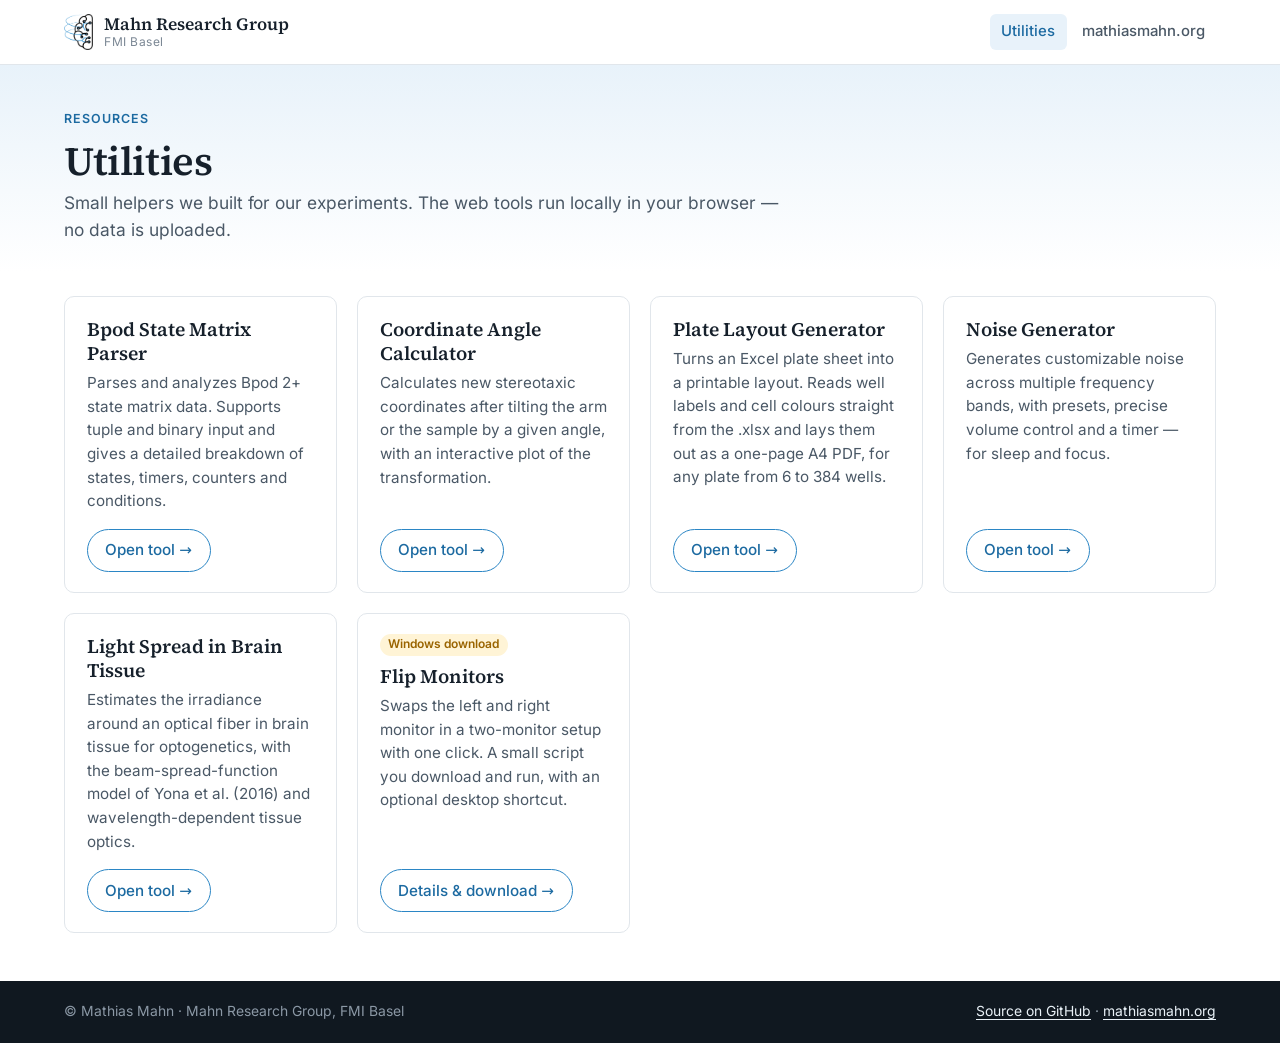
<file: index.html>
<!DOCTYPE html>
<html lang="en">
<head>
    <meta charset="UTF-8">
    <meta name="viewport" content="width=device-width, initial-scale=1.0">
    <title>Utilities · Mahn Research Group</title>
    <meta name="description" content="Small browser-based tools for the lab, from the Mahn Research Group at the FMI, Basel.">
    <link rel="icon" type="image/png" href="./assets/favicon.png">
    <link rel="stylesheet" href="./assets/mahn.css">
    <style>
        .tools {
            display: grid;
            gap: 1.25rem;
            grid-template-columns: repeat(auto-fill, minmax(17rem, 1fr));
        }
        .tool {
            display: flex;
            flex-direction: column;
            transition: border-color 0.15s, transform 0.15s;
        }
        .tool:hover { border-color: var(--mm-accent); transform: translateY(-2px); }
        .tool h2 {
            margin: 0 0 0.4rem;
            font-family: var(--mm-font-display);
            font-weight: 600;
            font-size: 1.2rem;
            line-height: 1.25;
        }
        .tool h2 a { color: var(--mm-ink); text-decoration: none; }
        .tool h2 a:hover { color: var(--mm-accent-strong); }
        .tool p { margin: 0 0 1rem; color: var(--mm-ink-soft); font-size: 0.95rem; flex: 1; }
        .tool .mm-btn { align-self: flex-start; }
        .tool .tag {
            flex: none;
            align-self: flex-start;
            margin: 0 0 0.5rem;
            padding: 0.1rem 0.55rem;
            border-radius: 999px;
            background: var(--mm-warn-wash);
            color: var(--mm-warn);
            font-size: 0.75rem;
            font-weight: 600;
        }
    </style>
</head>
<body>
    <header class="mm-header">
        <div class="mm-wrap mm-bar">
            <a class="mm-brand" href="https://mathiasmahn.org/">
                <img src="./assets/logo-mark.png" alt="" width="30" height="38">
                <span class="mm-brand-text"><span class="mm-brand-name">Mahn Research Group</span><span class="mm-brand-sub">FMI Basel</span></span>
            </a>
            <nav class="mm-nav" aria-label="Main">
                <a href="./" aria-current="page">Utilities</a>
                <a href="https://mathiasmahn.org/">mathiasmahn.org</a>
            </nav>
        </div>
    </header>

    <section class="mm-hero">
        <div class="mm-wrap">
            <p class="mm-eyebrow">Resources</p>
            <h1>Utilities</h1>
            <p class="mm-lead">Small helpers we built for our experiments. The web tools run locally in your browser — no data is uploaded.</p>
        </div>
    </section>

    <main class="mm-main">
        <div class="mm-wrap tools">
            <article class="mm-card tool">
                <h2><a href="./Bpod_SM_parser/">Bpod State Matrix Parser</a></h2>
                <p>Parses and analyzes Bpod 2+ state matrix data. Supports tuple and binary input and gives a detailed breakdown of states, timers, counters and conditions.</p>
                <a class="mm-btn" href="./Bpod_SM_parser/">Open tool →</a>
            </article>

            <article class="mm-card tool">
                <h2><a href="./coordinate_angle_calculator/">Coordinate Angle Calculator</a></h2>
                <p>Calculates new stereotaxic coordinates after tilting the arm or the sample by a given angle, with an interactive plot of the transformation.</p>
                <a class="mm-btn" href="./coordinate_angle_calculator/">Open tool →</a>
            </article>

            <article class="mm-card tool">
                <h2><a href="./plate_layout_generator/">Plate Layout Generator</a></h2>
                <p>Turns an Excel plate sheet into a printable layout. Reads well labels and cell colours straight from the .xlsx and lays them out as a one-page A4 PDF, for any plate from 6 to 384 wells.</p>
                <a class="mm-btn" href="./plate_layout_generator/">Open tool →</a>
            </article>

            <article class="mm-card tool">
                <h2><a href="./noise_generator/">Noise Generator</a></h2>
                <p>Generates customizable noise across multiple frequency bands, with presets, precise volume control and a timer — for sleep and focus.</p>
                <a class="mm-btn" href="./noise_generator/">Open tool →</a>
            </article>

            <article class="mm-card tool">
                <h2><a href="./BSF_light_power_estimation/">Light Spread in Brain Tissue</a></h2>
                <p>Estimates the irradiance around an optical fiber in brain tissue for optogenetics, with the beam-spread-function model of Yona et al. (2016) and wavelength-dependent tissue optics.</p>
                <a class="mm-btn" href="./BSF_light_power_estimation/">Open tool →</a>
            </article>

            <article class="mm-card tool">
                <p class="tag">Windows download</p>
                <h2><a href="./flip_monitors/">Flip Monitors</a></h2>
                <p>Swaps the left and right monitor in a two-monitor setup with one click. A small script you download and run, with an optional desktop shortcut.</p>
                <a class="mm-btn" href="./flip_monitors/">Details &amp; download →</a>
            </article>

            <!-- Add more tools here as you create them -->
        </div>
    </main>

    <footer class="mm-footer">
        <div class="mm-wrap">
            <span>© Mathias Mahn · Mahn Research Group, FMI Basel</span>
            <span><a href="https://github.com/MathiasMahn/utilities">Source on GitHub</a> · <a href="https://mathiasmahn.org/">mathiasmahn.org</a></span>
        </div>
    </footer>
</body>
</html>
</file>
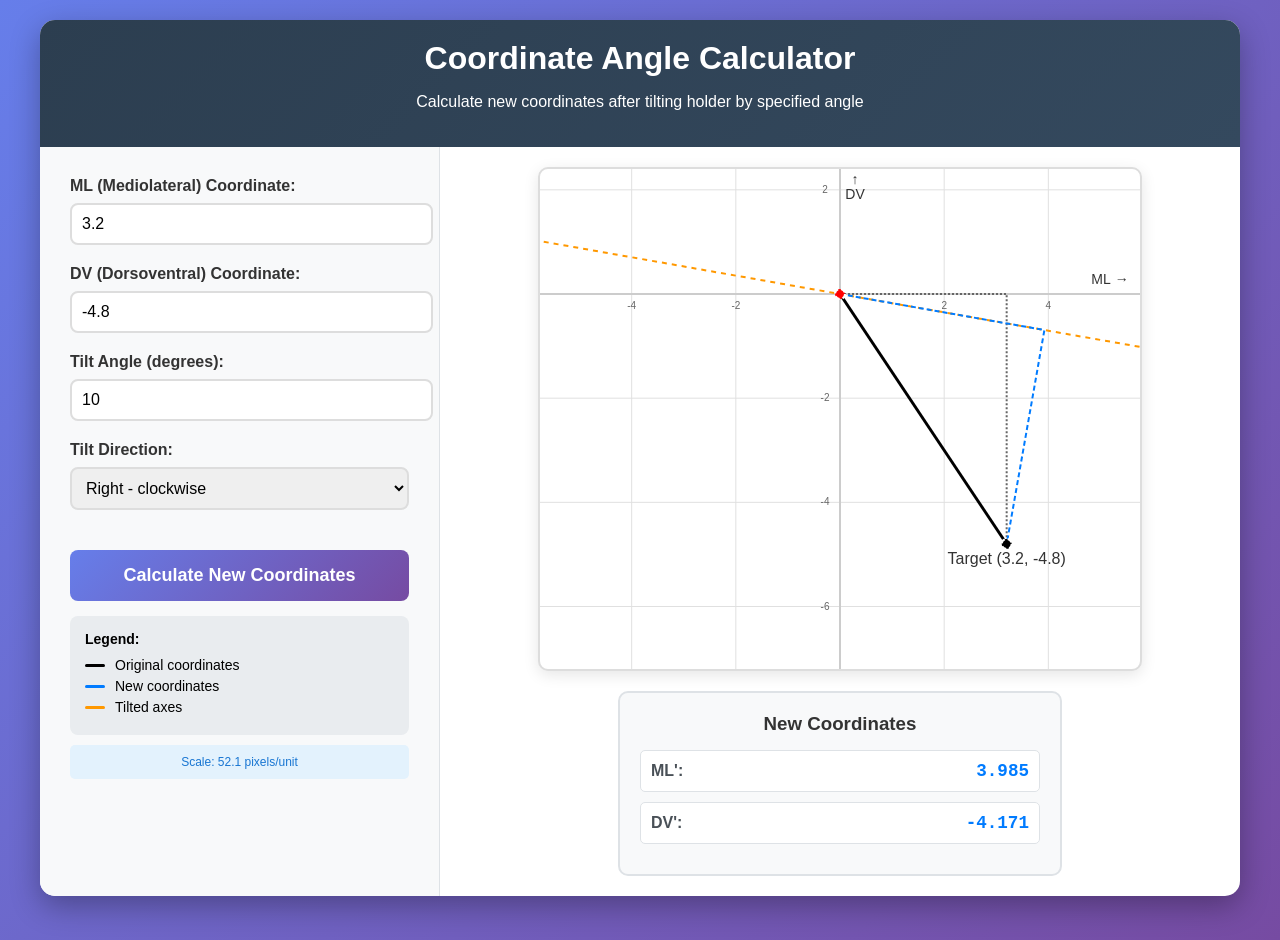
<file: Angled Coordinate Calculator/index.html>
<!DOCTYPE html>
<html lang="en">
<head>
    <meta charset="UTF-8">
    <meta name="viewport" content="width=device-width, initial-scale=1.0">
    <title>Coordinate Angle Calculator</title>
    <style>
        body {
            font-family: Arial, sans-serif;
            max-width: 1200px;
            margin: 0 auto;
            padding: 20px;
            background: linear-gradient(135deg, #667eea 0%, #764ba2 100%);
            min-height: 100vh;
        }

        .container {
            background: white;
            border-radius: 15px;
            box-shadow: 0 10px 30px rgba(0,0,0,0.3);
            overflow: hidden;
        }

        .header {
            background: linear-gradient(135deg, #2c3e50, #34495e);
            color: white;
            padding: 20px;
            text-align: center;
        }

        .header h1 {
            margin: 0;
            font-size: 2rem;
        }

        .content {
            display: grid;
            grid-template-columns: 1fr 2fr;
            gap: 0;
            min-height: 600px;
        }

        .controls {
            padding: 30px;
            background: #f8f9fa;
            border-right: 1px solid #dee2e6;
        }

        .form-group {
            margin-bottom: 20px;
        }

        label {
            display: block;
            margin-bottom: 8px;
            font-weight: bold;
            color: #333;
        }

        input, select {
            width: 100%;
            padding: 10px;
            border: 2px solid #ddd;
            border-radius: 8px;
            font-size: 16px;
            transition: border-color 0.3s ease;
        }

        input:focus, select:focus {
            outline: none;
            border-color: #667eea;
            box-shadow: 0 0 0 3px rgba(102, 126, 234, 0.1);
        }

        .calculate-btn {
            width: 100%;
            padding: 15px;
            background: linear-gradient(135deg, #667eea, #764ba2);
            color: white;
            border: none;
            border-radius: 8px;
            font-size: 18px;
            font-weight: bold;
            cursor: pointer;
            transition: all 0.3s ease;
            margin-top: 20px;
        }

        .calculate-btn:hover {
            transform: translateY(-2px);
            box-shadow: 0 5px 15px rgba(0,0,0,0.2);
        }

        .calculate-btn:active {
            transform: translateY(0);
        }

        .visualization {
            padding: 20px;
            display: flex;
            flex-direction: column;
            align-items: center;
            justify-content: center;
        }

        #canvas {
            border: 2px solid #ddd;
            border-radius: 10px;
            box-shadow: 0 4px 15px rgba(0,0,0,0.1);
            background: white;
        }

        .results {
            margin-top: 20px;
            padding: 20px;
            background: #f8f9fa;
            border-radius: 10px;
            border: 2px solid #dee2e6;
            width: 100%;
            max-width: 400px;
        }

        .results h3 {
            margin: 0 0 15px 0;
            color: #333;
            text-align: center;
        }

        .coord-result {
            display: flex;
            justify-content: space-between;
            align-items: center;
            margin: 10px 0;
            padding: 10px;
            background: white;
            border-radius: 5px;
            border: 1px solid #dee2e6;
        }

        .coord-label {
            font-weight: bold;
            color: #495057;
        }

        .coord-value {
            font-family: 'Courier New', monospace;
            font-weight: bold;
            color: #007bff;
            font-size: 1.1em;
        }

        @media (max-width: 768px) {
            .content {
                grid-template-columns: 1fr;
            }
            
            .controls {
                border-right: none;
                border-bottom: 1px solid #dee2e6;
            }
        }

        .legend {
            margin-top: 15px;
            padding: 15px;
            background: #e9ecef;
            border-radius: 8px;
            font-size: 14px;
        }

        .legend-item {
            display: flex;
            align-items: center;
            margin: 5px 0;
        }

        .legend-color {
            width: 20px;
            height: 3px;
            margin-right: 10px;
            border-radius: 2px;
        }

        .scale-info {
            margin-top: 10px;
            padding: 10px;
            background: #e3f2fd;
            border-radius: 5px;
            font-size: 12px;
            color: #1976d2;
            text-align: center;
        }
    </style>
</head>
<body>
    <div class="container">
        <div class="header">
            <h1>Coordinate Angle Calculator</h1>
            <p>Calculate new coordinates after tilting holder by specified angle</p>
        </div>
        
        <div class="content">
            <div class="controls">
                <div class="form-group">
                    <label for="ml-input">ML (Mediolateral) Coordinate:</label>
                    <input type="number" id="ml-input" value="3.2" step="0.01">
                </div>
                
                <div class="form-group">
                    <label for="dv-input">DV (Dorsoventral) Coordinate:</label>
                    <input type="number" id="dv-input" value="-4.8" step="0.01", max = "0">
                </div>
                
                <div class="form-group">
                    <label for="angle-input">Tilt Angle (degrees):</label>
                    <input type="number" id="angle-input" value="10" min="0" max="45" step="1">
                </div>
                
                <div class="form-group">
                    <label for="direction-select">Tilt Direction:</label>
                    <select id="direction-select">
                        <option value="right">Right - clockwise</option>
                        <option value="left">Left - counterclockwise</option>
                    </select>
                </div>
                
                <button class="calculate-btn" onclick="calculate()">Calculate New Coordinates</button>
                
                <div class="legend">
                    <h4 style="margin: 0 0 10px 0;">Legend:</h4>
                    <div class="legend-item">
                        <div class="legend-color" style="background: #000;"></div>
                        <span>Original coordinates</span>
                    </div>
                    <div class="legend-item">
                        <div class="legend-color" style="background: #007bff;"></div>
                        <span>New coordinates</span>
                    </div>
                    <div class="legend-item">
                        <div class="legend-color" style="background: #ff9800;"></div>
                        <span>Tilted axes</span>
                    </div>
                </div>
                
                <div class="scale-info" id="scale-info">
                    Scale: Auto-adjusting...
                </div>
            </div>
            
            <div class="visualization">
                <canvas id="canvas" width="600" height="500"></canvas>
                
                <div class="results" id="results" style="display: none;">
                    <h3>New Coordinates</h3>
                    <div class="coord-result">
                        <span class="coord-label">ML':</span>
                        <span class="coord-value" id="ml-result">-</span>
                    </div>
                    <div class="coord-result">
                        <span class="coord-label">DV':</span>
                        <span class="coord-value" id="dv-result">-</span>
                    </div>
                </div>
            </div>
        </div>
    </div>

    <script>
        function calculateAutoScale(canvas, coordinates) {
            // Find the maximum absolute coordinate value
            const maxCoordValue = Math.max(...coordinates.map(coord => Math.abs(coord)));
            
            // Calculate scale to use 80% of the available canvas space
            const maxCanvasSize = Math.min(canvas.width, canvas.height) * 0.4;
            
            // Ensure minimum scale for readability but allow dynamic scaling
            const calculatedScale = Math.max(maxCanvasSize / (maxCoordValue * 0.8), 5);
            
            return calculatedScale; // Remove cap to allow full dynamic scaling
        }

        function calculate() {
            // Get input values
            const x = parseFloat(document.getElementById('ml-input').value);
            const z = parseFloat(document.getElementById('dv-input').value);
            const angle = parseFloat(document.getElementById('angle-input').value);
            const direction = document.getElementById('direction-select').value;
            
            let angleRad
            // Convert angle to radians (fix: correct conversion)
            if (direction === 'left') {
                angleRad = angle * (Math.PI / 180);
             } else {0.9
                angleRad = (-angle) * (Math.PI / 180);
             }
            // Calculate new ML and DV values using rotation
            const xc = x * Math.cos(angleRad) + z * Math.sin(angleRad);
            const zc = -x * Math.sin(angleRad) + z * Math.cos(angleRad);            
            
            // Get canvas and clear it
            const canvas = document.getElementById('canvas');
            const ctx = canvas.getContext('2d');
            ctx.clearRect(0, 0, canvas.width, canvas.height);
            
            // Set up coordinate system (canvas origin at center)
            const centerX = canvas.width / 2;
            const centerY = canvas.height / 4;
            
            // Auto-calculate scale based on coordinate values
            const allCoordinates = [x, z];
            const scale = calculateAutoScale(canvas, allCoordinates);
            
            // Update scale info display
            document.getElementById('scale-info').textContent = `Scale: ${scale.toFixed(1)} pixels/unit`;
            
            // Draw grid with auto-scaling
            drawGrid(ctx, centerX, centerY, scale, canvas);
            
            // Transform coordinates for display
            const displayX = x * scale;
            const displayZ = -z * scale; // Flip Z for display (positive Z up)
            
            // Draw coordinate axes (original - black)
            ctx.strokeStyle = '#333';
            ctx.lineWidth = 2;
            ctx.setLineDash([]);
            
            // Draw tilted axes (orange)
            ctx.strokeStyle = '#ff9800';
            ctx.lineWidth = 2;
            ctx.setLineDash([5, 5]);
            
            // Calculate tilted axis directions
            const tiltedXAxisX = Math.cos(angleRad);
            const tiltedXAxisY = Math.sin(angleRad);
 
            // Draw tilted X-axis
            ctx.beginPath();
            ctx.moveTo(centerX - tiltedXAxisX * scale * 10, centerY + tiltedXAxisY * scale * 10);
            ctx.lineTo(centerX + tiltedXAxisX * scale * 10, centerY - tiltedXAxisY * scale * 10);
            ctx.stroke();
            
            // Draw original coordinates (black lines)
            ctx.strokeStyle = '#000';
            ctx.lineWidth = 3;
            ctx.setLineDash([]);
            
            // Line from origin to original point
            ctx.beginPath();
            ctx.moveTo(centerX, centerY);
            ctx.lineTo(centerX + displayX, centerY + displayZ);
            ctx.stroke();
            
            // Draw new coordinates (blue lines)
            ctx.strokeStyle = '#007bff';
            ctx.lineWidth = 3;
            ctx.setLineDash([]);
            
            // Draw coordinate construction lines
            ctx.strokeStyle = '#666';
            ctx.lineWidth = 2;
            ctx.setLineDash([2, 2]);
            
            // Original coordinate construction (perpendicular to original axes)
            ctx.beginPath();
            ctx.moveTo(centerX, centerY);
            ctx.lineTo(centerX + displayX, centerY);
            ctx.lineTo(centerX + displayX, centerY + displayZ);
            ctx.stroke();
            
            // End point of X component along tilted X-axis
            const xCompEndX = centerX + xc * tiltedXAxisX * scale;
            const xCompEndY = centerY - xc * tiltedXAxisY * scale;
            
            // Draw X component along tilted X-axis
            ctx.strokeStyle = '#007bff';
            ctx.lineWidth = 2;
            ctx.setLineDash([5, 3]);
            ctx.beginPath();
            ctx.moveTo(centerX, centerY);
            ctx.lineTo(xCompEndX, xCompEndY);
            ctx.lineTo(centerX + displayX, centerY + displayZ);
            ctx.stroke();         
            
            // Draw points
            drawPoint(ctx, centerX, centerY, '#ff0000', '');
            drawPoint(ctx, centerX + displayX, centerY + displayZ, '#000', `Target (${x.toFixed(1)}, ${z.toFixed(1)})`);
            
            // Display results
            document.getElementById('ml-result').textContent = xc.toFixed(3);
            document.getElementById('dv-result').textContent = zc.toFixed(3);
            document.getElementById('results').style.display = 'block';
        }
        
        function drawGrid(ctx, centerX, centerY, scale, canvas) {
            ctx.strokeStyle = '#e0e0e0';
            ctx.lineWidth = 1;
            ctx.setLineDash([]);
            
            // Determine appropriate grid spacing based on scale
            let gridStep = 1;
            
            // Adjust grid step based on scale to maintain reasonable grid density
            if (scale < 10) {
                gridStep = 10; // When zoomed out, show every 10 units
            } else if (scale < 30) {
                gridStep = 5;  // Medium zoom, show every 5 units
            } else if (scale < 60) {
                gridStep = 2;  // Higher zoom, show every 2 units
            } else {
                gridStep = 1;  // High zoom, show every unit
            }
            
            // If scale is very high, use fractional steps
            if (scale > 200) {
                gridStep = 0.5;
            } else if (scale > 400) {
                gridStep = 0.2;
            }
            
            // Calculate how many grid steps we can show
            const maxStepsX = Math.ceil(centerX / (scale * gridStep));
            const maxStepsY = Math.ceil(centerY / (scale * gridStep));
            const totalSteps = Math.max(maxStepsX, maxStepsY);
            
            // Draw vertical grid lines
            for (let i = -totalSteps; i <= totalSteps; i++) {
                const gridValue = i * gridStep;
                const x = centerX + gridValue * scale;
                if (x >= 0 && x <= canvas.width) {
                    ctx.beginPath();
                    ctx.moveTo(x, 0);
                    ctx.lineTo(x, canvas.height);
                    ctx.stroke();
                    
                    // Add labels for non-zero values, but not too crowded
                    if (gridValue !== 0 && (Math.abs(i) % Math.max(1, Math.floor(3 / gridStep)) === 0)) {
                        ctx.fillStyle = '#666';
                        ctx.font = '10px Arial';
                        ctx.textAlign = 'center';
                        ctx.fillText(gridValue.toString(), x, centerY + 15);
                    }
                }
            }
            
            // Draw horizontal grid lines
            for (let i = -totalSteps; i <= totalSteps; i++) {
                const gridValue = i * gridStep;
                const y = centerY - gridValue * scale; // Negative because canvas Y is flipped
                if (y >= 0 && y <= canvas.height) {
                    ctx.beginPath();
                    ctx.moveTo(0, y);
                    ctx.lineTo(canvas.width, y);
                    ctx.stroke();
                    
                    // Add labels for non-zero values, but not too crowded
                    if (gridValue !== 0 && (Math.abs(i) % Math.max(1, Math.floor(3 / gridStep)) === 0)) {
                        ctx.fillStyle = '#666';
                        ctx.font = '10px Arial';
                        ctx.textAlign = 'center';
                        ctx.fillText(gridValue.toString(), centerX - 15, y + 3);
                    }
                }
            }
            
            // Draw main axes
            ctx.strokeStyle = '#ccc';
            ctx.lineWidth = 2;
            
            // X-axis
            ctx.beginPath();
            ctx.moveTo(0, centerY);
            ctx.lineTo(canvas.width, centerY);
            ctx.stroke();
            
            // Y-axis
            ctx.beginPath();
            ctx.moveTo(centerX, 0);
            ctx.lineTo(centerX, canvas.height);
            ctx.stroke();
            
            // Add axis labels
            ctx.fillStyle = '#333';
            ctx.font = '14px Arial';
            ctx.textAlign = 'center';
            ctx.fillText('ML →', canvas.width - 30, centerY - 10);
            ctx.fillText('↑', centerX + 15, 15);
            ctx.fillText('DV', centerX + 15, 30);
        }
        
        function drawPoint(ctx, x, y, color, label) {
            ctx.fillStyle = color;
            ctx.beginPath();
            ctx.arc(x, y, 5, 0, 2 * Math.PI);
            ctx.fill();
            
            // Draw white border around point for visibility
            ctx.strokeStyle = 'white';
            ctx.lineWidth = 2;
            ctx.stroke();
            
            // Draw label with background for better readability
            ctx.fillStyle = 'rgba(255, 255, 255, 0.9)';
            ctx.font = '16px Arial';
            
            ctx.fillStyle = '#333';
            ctx.fillText(label, x, y + 20);
        }
        
        // Initialize with default calculation
        window.onload = function() {
            calculate();
            
            // Add event listeners for real-time updates
            ['ml-input', 'dv-input', 'angle-input', 'direction-select'].forEach(id => {
                document.getElementById(id).addEventListener('input', calculate);
                document.getElementById(id).addEventListener('change', calculate);
            });
        };
    </script>
</body>
</html>
</file>
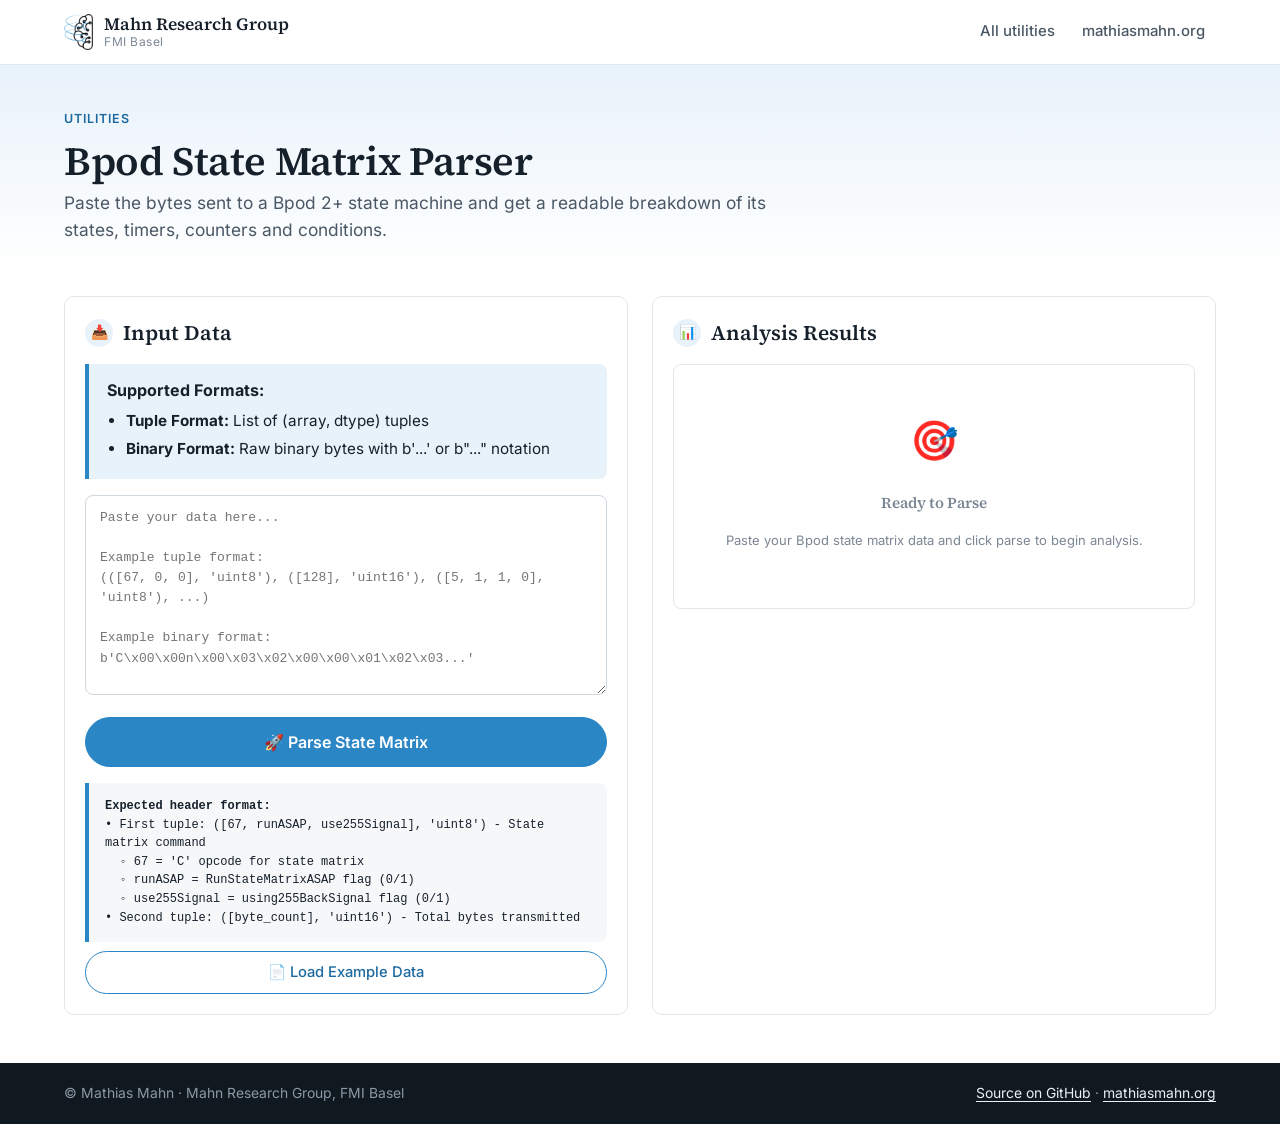
<file: Bpod_SM_parser/index.html>
<!DOCTYPE html>
<html lang="en">
<head>
    <meta charset="UTF-8">
    <meta name="viewport" content="width=device-width, initial-scale=1.0">
    <title>Bpod State Matrix Parser · Mahn Research Group</title>
    <link rel="icon" type="image/png" href="../assets/favicon.png">
    <link rel="stylesheet" href="../assets/mahn.css">
    <style>
        .container {
            max-width: var(--mm-wrap);
            margin: 0 auto;
            padding: 1.5rem var(--mm-gutter) 3rem;
        }

        .main-content {
            display: grid;
            grid-template-columns: 1fr 1fr;
            gap: 1.5rem;
        }

        .input-section,
        .output-section {
            background: var(--mm-paper);
            border: 1px solid var(--mm-line);
            border-radius: var(--mm-radius);
            padding: 1.25rem;
            min-width: 0;
        }

        .section-title {
            font-family: var(--mm-font-display);
            font-size: 1.3rem;
            font-weight: 600;
            margin: 0 0 0.9rem;
            color: var(--mm-ink);
            display: flex;
            align-items: center;
            gap: 10px;
        }

        .icon {
            width: 28px;
            height: 28px;
            background: var(--mm-accent-wash);
            border-radius: 50%;
            display: flex;
            align-items: center;
            justify-content: center;
            font-size: 14px;
        }

        .input-textarea {
            width: 100%;
            height: 200px;
            padding: 12px 14px;
            font-family: var(--mm-font-mono);
            font-size: 13px;
            resize: vertical;
        }

        .parse-button {
            width: 100%;
            background: var(--mm-accent);
            color: white;
            border: 1px solid var(--mm-accent);
            padding: 0.7rem 1.5rem;
            border-radius: 999px;
            font: inherit;
            font-size: 1rem;
            font-weight: 600;
            cursor: pointer;
            margin-top: 1rem;
            transition: background-color 0.15s;
        }
        .parse-button:hover { background: var(--mm-accent-strong); }
        .parse-button:disabled {
            background: var(--mm-paper-alt);
            border-color: var(--mm-line);
            color: var(--mm-ink-faint);
            cursor: not-allowed;
        }

        .example-button {
            width: 100%;
            margin-top: 0.6rem;
            padding: 0.55rem 1.2rem;
            background: var(--mm-paper);
            color: var(--mm-accent-strong);
            border: 1px solid var(--mm-accent);
            border-radius: 999px;
            font: inherit;
            font-size: 0.92rem;
            font-weight: 500;
            cursor: pointer;
        }
        .example-button:hover { background: var(--mm-accent); color: #fff; }

        .output-container {
            background: var(--mm-paper);
            border-radius: 8px;
            border: 1px solid var(--mm-line);
            max-height: 600px;
            overflow-y: auto;
        }

        .parse-log-container {
            background: var(--mm-paper);
            border-radius: 8px;
            border: 1px solid var(--mm-line);
        }

        .output-content {
            padding: 4px;
            font-family: var(--mm-font-mono);
            font-size: 13px;
            line-height: 1.6;
        }
        .output-content h2, .output-content h3 { font-family: var(--mm-font-display); font-weight: 600; }

        .error-message,
        .success-message,
        .warning-message {
            padding: 0.8rem 1rem;
            border-radius: 8px;
            margin-bottom: 1rem;
            font-family: var(--mm-font-body);
            font-weight: 500;
            border-left: 4px solid;
            animation: slideIn 0.3s ease;
        }
        .error-message { background: var(--mm-bad-wash); border-color: var(--mm-signal); color: #8a1c14; }
        .success-message { background: var(--mm-good-wash); border-color: var(--mm-good); color: #1f5a37; }
        .warning-message { background: var(--mm-warn-wash); border-color: #d9a21b; color: var(--mm-warn); }

        @keyframes slideIn {
            from { opacity: 0; transform: translateY(-10px); }
            to { opacity: 1; transform: translateY(0); }
        }

        .info-box {
            background: var(--mm-accent-wash);
            border-left: 4px solid var(--mm-accent);
            color: var(--mm-ink);
            padding: 0.9rem 1.1rem;
            border-radius: 0 8px 8px 0;
            margin-bottom: 1rem;
            font-size: 0.95rem;
        }
        .info-box h3 { margin: 0 0 0.4rem; font-size: 1rem; }
        .info-box ul { margin: 0 0 0 1.2rem; padding: 0; }
        .info-box li { margin-bottom: 0.25rem; }

        .stats-grid {
            display: grid;
            grid-template-columns: repeat(auto-fit, minmax(200px, 1fr));
            gap: 6px;
            margin-bottom: 6px;
        }

        .header-stats-grid {
            display: grid;
            grid-template-columns: 1fr 1fr 1fr;
            gap: 6px;
            margin-bottom: 6px;
        }

        .stat-card,
        .compact-stat-card {
            background: var(--mm-accent-wash);
            color: var(--mm-ink);
            border: 1px solid #cfe2f1;
            border-radius: 8px;
            text-align: center;
            font-family: var(--mm-font-body);
        }
        .stat-card { padding: 15px; }
        .compact-stat-card { padding: 10px 15px; }

        .stat-value {
            font-size: 1.6em;
            font-weight: 700;
            color: var(--mm-accent-strong);
            margin-bottom: 5px;
        }

        .compact-stat-value {
            font-size: 1.4em;
            font-weight: 700;
            color: var(--mm-accent-strong);
            margin-bottom: 3px;
        }

        .compact-stat-label {
            font-size: 1.1em;
            font-weight: 600;
        }

        .loading {
            display: flex;
            align-items: center;
            justify-content: center;
            gap: 10px;
        }

        .spinner {
            width: 20px;
            height: 20px;
            border: 3px solid rgba(255,255,255,0.3);
            border-radius: 50%;
            border-top-color: white;
            animation: spin 1s ease-in-out infinite;
        }

        @keyframes spin {
            to { transform: rotate(360deg); }
        }

        @media (max-width: 1024px) {
            .main-content { grid-template-columns: 1fr; }
        }

        .format-example {
            background: var(--mm-paper-alt);
            border-left: 4px solid var(--mm-accent);
            padding: 0.9rem 1rem;
            margin: 1rem 0 0;
            border-radius: 0 8px 8px 0;
            font-family: var(--mm-font-mono);
            font-size: 12px;
            overflow-x: auto;
        }
    </style>
</head>
<body>
<header class="mm-header">
    <div class="mm-wrap mm-bar">
        <a class="mm-brand" href="https://mathiasmahn.org/">
            <img src="../assets/logo-mark.png" alt="" width="30" height="38">
            <span class="mm-brand-text"><span class="mm-brand-name">Mahn Research Group</span><span class="mm-brand-sub">FMI Basel</span></span>
        </a>
        <nav class="mm-nav" aria-label="Main">
            <a href="../">All utilities</a>
            <a href="https://mathiasmahn.org/">mathiasmahn.org</a>
        </nav>
    </div>
</header>

<section class="mm-hero">
    <div class="mm-wrap">
        <p class="mm-eyebrow">Utilities</p>
        <h1>Bpod State Matrix Parser</h1>
        <p class="mm-lead">Paste the bytes sent to a Bpod 2+ state machine and get a readable breakdown of its states, timers, counters and conditions.</p>
    </div>
</section>

    <div class="container">

        <div class="main-content">
            <div class="input-section">
                <h2 class="section-title">
                    <span class="icon">📥</span>
                    Input Data
                </h2>
                
                <div class="info-box">
                    <h3>Supported Formats:</h3>
                    <ul>
                        <li><strong>Tuple Format:</strong> List of (array, dtype) tuples</li>
                        <li><strong>Binary Format:</strong> Raw binary bytes with b'...' or b"..." notation</li>
                    </ul>
                </div>

                <textarea
                    class="input-textarea"
                    id="inputData"
                    placeholder="Paste your data here...

Example tuple format:
(([67, 0, 0], 'uint8'), ([128], 'uint16'), ([5, 1, 1, 0], 'uint8'), ...)

Example binary format:
b'C\x00\x00n\x00\x03\x02\x00\x00\x01\x02\x03...'
"
                ></textarea>

                <button class="parse-button" id="parseButton" onclick="parseData()">
                    🚀 Parse State Matrix
                </button>

                <div class="format-example">
                    <strong>Expected header format:</strong><br>
                    • First tuple: ([67, runASAP, use255Signal], 'uint8') - State matrix command<br>
                    &nbsp;&nbsp;◦ 67 = 'C' opcode for state matrix<br>
                    &nbsp;&nbsp;◦ runASAP = RunStateMatrixASAP flag (0/1)<br>
                    &nbsp;&nbsp;◦ use255Signal = using255BackSignal flag (0/1)<br>
                    • Second tuple: ([byte_count], 'uint16') - Total bytes transmitted
                </div>
            </div>

            <div class="output-section">
                <h2 class="section-title">
                    <span class="icon">📊</span>
                    Analysis Results
                </h2>

                <div id="outputContainer" class="output-container">
                    <div class="output-content" id="outputContent">
                        <div style="text-align: center; color: var(--mm-ink-faint); padding: 40px; font-family: var(--mm-font-body);">
                            <div style="font-size: 3em; margin-bottom: 20px;">🎯</div>
                            <h3>Ready to Parse</h3>
                            <p>Paste your Bpod state matrix data and click parse to begin analysis.</p>
                        </div>
                    </div>
                </div>
            </div>
        </div>
    </div>

<footer class="mm-footer">
    <div class="mm-wrap">
        <span>© Mathias Mahn · Mahn Research Group, FMI Basel</span>
        <span><a href="https://github.com/MathiasMahn/utilities">Source on GitHub</a> · <a href="https://mathiasmahn.org/">mathiasmahn.org</a></span>
    </div>
</footer>


    <script>
        class BpodStateMatrixParser {
            constructor() {
                this.nStates = 0;
                this.nGlobalTimersUsed = 0;
                this.nGlobalCountersUsed = 0;
                this.nConditionsUsed = 0;
                this.bufferPos = 0;

                this.MAX_GLOBAL_TIMERS = 16;
                this.MAX_GLOBAL_COUNTERS = 8;
                this.MAX_CONDITIONS = 16;
                this.InputMatrixSize = 97;
                this.OutputMatrixSize = 21;

                this.resetMatrices();
            }

            // Normalize numpy-style dtype to JavaScript TypedArray type
            normalizeDtype(dtype) {
                // Handle numpy-style dtypes
                const dtypeMap = {
                    // Unsigned integers
                    'uint8': 'uint8',
                    'u1': 'uint8',
                    '<u1': 'uint8',
                    '>u1': 'uint8',
                    'B': 'uint8',

                    'uint16': 'uint16',
                    'u2': 'uint16',
                    '<u2': 'uint16',
                    '>u2': 'uint16',
                    'H': 'uint16',

                    'uint32': 'uint32',
                    'u4': 'uint32',
                    '<u4': 'uint32',
                    '>u4': 'uint32',
                    'I': 'uint32',

                    // Signed integers (mapped to unsigned since we're reading bytes)
                    'int8': 'int8',
                    'i1': 'int8',
                    '<i1': 'int8',
                    '>i1': 'int8',
                    'b': 'int8',

                    'int16': 'int16',
                    'i2': 'int16',
                    '<i2': 'int16',
                    '>i2': 'int16',
                    'h': 'int16',

                    'int32': 'int32',
                    'i4': 'int32',
                    '<i4': 'int32',
                    '>i4': 'int32',
                    'i': 'int32',  // Common numpy shorthand for int32
                    'l': 'int32',
                };

                const normalized = dtypeMap[dtype.toLowerCase()];
                if (!normalized) {
                    throw new Error(`Unsupported dtype: ${dtype}. Supported types: ${Object.keys(dtypeMap).join(', ')}`);
                }
                return normalized;
            }
            
            resetMatrices() {
                if (this.nStates > 0) {
                    this.smGlobalTimerTrig = new Uint32Array(this.nStates);
                    this.smGlobalTimerCancel = new Uint32Array(this.nStates);
                    this.smGlobalCounterReset = new Uint8Array(this.nStates);
                    this.StateTimerMatrix = new Uint8Array(this.nStates);
                    this.OutputStateMatrix = Array(this.nStates).fill().map(() => new Uint16Array(this.OutputMatrixSize));
                    this.StateTimers = new Uint32Array(this.nStates);
                    
                    this.InputStateMatrix = Array(this.nStates).fill().map((_, x) => 
                        new Uint8Array(this.InputMatrixSize).fill(x)
                    );
                    
                    this.GlobalTimerStartMatrix = Array(this.nStates).fill().map((_, x) => 
                        new Uint8Array(this.MAX_GLOBAL_TIMERS).fill(x)
                    );
                    this.GlobalTimerEndMatrix = Array(this.nStates).fill().map((_, x) => 
                        new Uint8Array(this.MAX_GLOBAL_TIMERS).fill(x)
                    );
                    this.GlobalCounterMatrix = Array(this.nStates).fill().map((_, x) => 
                        new Uint8Array(this.MAX_GLOBAL_COUNTERS).fill(x)
                    );
                    this.ConditionMatrix = Array(this.nStates).fill().map((_, x) => 
                        new Uint8Array(this.MAX_CONDITIONS).fill(x)
                    );
                }
                
                this.GlobalTimerChannel = new Uint8Array(this.MAX_GLOBAL_TIMERS);
                this.GlobalTimerOnMessage = new Uint8Array(this.MAX_GLOBAL_TIMERS);
                this.GlobalTimerOffMessage = new Uint8Array(this.MAX_GLOBAL_TIMERS);
                this.GlobalTimerLoop = new Uint8Array(this.MAX_GLOBAL_TIMERS);
                this.GTUsingLoopCounter = new Array(this.MAX_GLOBAL_TIMERS).fill(false);
                this.SendGlobalTimerEvents = new Uint8Array(this.MAX_GLOBAL_TIMERS);
                this.GlobalTimers = new Uint32Array(this.MAX_GLOBAL_TIMERS);
                this.GlobalTimerOnsetDelays = new Uint32Array(this.MAX_GLOBAL_TIMERS);
                this.GlobalTimerLoopIntervals = new Uint32Array(this.MAX_GLOBAL_TIMERS);
                this.GlobalTimerOnsetTriggers = new Uint32Array(this.MAX_GLOBAL_TIMERS);
                
                this.GlobalCounterAttachedEvents = new Uint8Array(this.MAX_GLOBAL_COUNTERS);
                this.GlobalCounterThresholds = new Uint32Array(this.MAX_GLOBAL_COUNTERS);
                
                this.ConditionChannels = new Uint8Array(this.MAX_CONDITIONS);
                this.ConditionValues = new Uint32Array(this.MAX_CONDITIONS);
            }

            createBufferFromArrays(bufferArrays) {
                if (!bufferArrays || bufferArrays.length === 0) {
                    throw new Error('Buffer arrays is empty or undefined');
                }

                const bufferParts = [];

                for (const [arrayData, dtype] of bufferArrays) {
                    if (!arrayData || arrayData.length === 0) {
                        console.warn(`Warning: Empty array data for dtype ${dtype}`);
                        continue;
                    }

                    const normalizedDtype = this.normalizeDtype(dtype);
                    let typedArray;
                    switch (normalizedDtype) {
                        case 'uint8': typedArray = new Uint8Array(arrayData); break;
                        case 'uint16': typedArray = new Uint16Array(arrayData); break;
                        case 'uint32': typedArray = new Uint32Array(arrayData); break;
                        case 'int8': typedArray = new Int8Array(arrayData); break;
                        case 'int16': typedArray = new Int16Array(arrayData); break;
                        case 'int32': typedArray = new Int32Array(arrayData); break;
                        default: throw new Error(`Unsupported normalized dtype: ${normalizedDtype}`);
                    }
                    bufferParts.push(new Uint8Array(typedArray.buffer));
                }

                if (bufferParts.length === 0) {
                    throw new Error('No valid buffer data found - all arrays were empty');
                }

                const totalLength = bufferParts.reduce((sum, part) => sum + part.length, 0);
                if (totalLength === 0) {
                    throw new Error('Total buffer length is 0 - check your input data');
                }

                const result = new Uint8Array(totalLength);
                let offset = 0;
                for (const part of bufferParts) {
                    result.set(part, offset);
                    offset += part.length;
                }

                return result;
            }

            readFromBuffer(buffer, dtype, count = 1) {
                const bytesPerElement = dtype === 'uint8' ? 1 : dtype === 'uint16' ? 2 : 4;
                const totalBytes = bytesPerElement * count;
                
                if (this.bufferPos + totalBytes > buffer.length) {
                    throw new Error(`Buffer overflow: trying to read ${totalBytes} bytes at position ${this.bufferPos}, buffer size ${buffer.length}`);
                }
                
                const dataView = new DataView(buffer.buffer, buffer.byteOffset + this.bufferPos, totalBytes);
                this.bufferPos += totalBytes;
                
                if (count === 1) {
                    switch (dtype) {
                        case 'uint8': return dataView.getUint8(0);
                        case 'uint16': return dataView.getUint16(0, true);
                        case 'uint32': return dataView.getUint32(0, true);
                    }
                } else {
                    const result = [];
                    for (let i = 0; i < count; i++) {
                        const offset = i * bytesPerElement;
                        switch (dtype) {
                            case 'uint8': result.push(dataView.getUint8(offset)); break;
                            case 'uint16': result.push(dataView.getUint16(offset, true)); break;
                            case 'uint32': result.push(dataView.getUint32(offset, true)); break;
                        }
                    }
                    return result;
                }
            }

            loadStateMatrix(bufferArrays, machineType = 4) {

                const buffer = this.createBufferFromArrays(bufferArrays);

                this.bufferPos = 0;
                
                // Read header information
                let output = "\n--- Reading Header Information ---\n";
                this.nStates = this.readFromBuffer(buffer, 'uint8');
                output += `nStates = ${this.nStates}\n`;
                
                this.nGlobalTimersUsed = this.readFromBuffer(buffer, 'uint8');
                output += `nGlobalTimersUsed = ${this.nGlobalTimersUsed}\n`;
                
                this.nGlobalCountersUsed = this.readFromBuffer(buffer, 'uint8');
                output += `nGlobalCountersUsed = ${this.nGlobalCountersUsed}\n`;
                
                this.nConditionsUsed = this.readFromBuffer(buffer, 'uint8');
                output += `nConditionsUsed = ${this.nConditionsUsed}\n\n`;
                
                // Reset matrices with new dimensions
                this.resetMatrices();
                
                // Read State Timer Matrix
                output += "--- Reading State Timer Matrix ---\n";
                for (let x = 0; x < this.nStates; x++) {
                    const timerVal = this.readFromBuffer(buffer, 'uint8');
                    this.StateTimerMatrix[x] = timerVal;
                    output += `StateTimerMatrix[${x}] = ${timerVal}\n`;
                }
                output += "\n";
                
                // Read Input State Matrix differences
                output += "--- Reading Input State Matrix Differences ---\n";
                for (let x = 0; x < this.nStates; x++) {
                    const nOverrides = this.readFromBuffer(buffer, 'uint8');
                    output += `State ${x}: ${nOverrides} input overrides\n`;
                    for (let y = 0; y < nOverrides; y++) {
                        const col = this.readFromBuffer(buffer, 'uint8');
                        const val = this.readFromBuffer(buffer, 'uint8');
                        this.InputStateMatrix[x][col] = val;
                        output += `  InputStateMatrix[${x}][${col}] = ${val}\n`;
                    }
                }
                output += "\n";
                
                // Read Output State Matrix differences
                output += "--- Reading Output State Matrix Differences ---\n";
                for (let x = 0; x < this.nStates; x++) {
                    let nOverrides = this.readFromBuffer(buffer, 'uint8');
                    
                    if (machineType === 4) {
                        const highByte = this.readFromBuffer(buffer, 'uint8');
                        nOverrides = nOverrides | (highByte << 8);
                    }
                    
                    output += `State ${x}: ${nOverrides} output overrides\n`;
                    for (let y = 0; y < nOverrides; y++) {
                        let col = this.readFromBuffer(buffer, 'uint8');
                        
                        if (machineType === 4) {
                            const highByte = this.readFromBuffer(buffer, 'uint8');
                            col = col | (highByte << 8);
                        }
                        
                        let val = this.readFromBuffer(buffer, 'uint8');
                        
                        if (machineType === 4) {
                            const highByte = this.readFromBuffer(buffer, 'uint8');
                            val = val | (highByte << 8);
                        }
                        
                        this.OutputStateMatrix[x][col] = val;
                        output += `  OutputStateMatrix[${x}][${col}] = ${val}\n`;
                    }
                }
                output += "\n";
                
                // Read Global Timer Start Matrix differences
                output += "--- Reading Global Timer Start Matrix Differences ---\n";
                for (let x = 0; x < this.nStates; x++) {
                    const nOverrides = this.readFromBuffer(buffer, 'uint8');
                    output += `State ${x}: ${nOverrides} global timer start overrides\n`;
                    for (let y = 0; y < nOverrides; y++) {
                        const col = this.readFromBuffer(buffer, 'uint8');
                        const val = this.readFromBuffer(buffer, 'uint8');
                        this.GlobalTimerStartMatrix[x][col] = val;
                        output += `  GlobalTimerStartMatrix[${x}][${col}] = ${val}\n`;
                    }
                }
                output += "\n";
                
                // Read Global Timer End Matrix differences
                output += "--- Reading Global Timer End Matrix Differences ---\n";
                for (let x = 0; x < this.nStates; x++) {
                    const nOverrides = this.readFromBuffer(buffer, 'uint8');
                    output += `State ${x}: ${nOverrides} global timer end overrides\n`;
                    for (let y = 0; y < nOverrides; y++) {
                        const col = this.readFromBuffer(buffer, 'uint8');
                        const val = this.readFromBuffer(buffer, 'uint8');
                        this.GlobalTimerEndMatrix[x][col] = val;
                        output += `  GlobalTimerEndMatrix[${x}][${col}] = ${val}\n`;
                    }
                }
                output += "\n";
                
                // Read Global Counter Matrix differences
                output += "--- Reading Global Counter Matrix Differences ---\n";
                for (let x = 0; x < this.nStates; x++) {
                    const nOverrides = this.readFromBuffer(buffer, 'uint8');
                    output += `State ${x}: ${nOverrides} global counter overrides\n`;
                    for (let y = 0; y < nOverrides; y++) {
                        const col = this.readFromBuffer(buffer, 'uint8');
                        const val = this.readFromBuffer(buffer, 'uint8');
                        this.GlobalCounterMatrix[x][col] = val;
                        output += `  GlobalCounterMatrix[${x}][${col}] = ${val}\n`;
                    }
                }
                output += "\n";
                
                // Read Condition Matrix differences
                output += "--- Reading Condition Matrix Differences ---\n";
                for (let x = 0; x < this.nStates; x++) {
                    const nOverrides = this.readFromBuffer(buffer, 'uint8');
                    output += `State ${x}: ${nOverrides} condition overrides\n`;
                    for (let y = 0; y < nOverrides; y++) {
                        const col = this.readFromBuffer(buffer, 'uint8');
                        const val = this.readFromBuffer(buffer, 'uint8');
                        this.ConditionMatrix[x][col] = val;
                        output += `  ConditionMatrix[${x}][${col}] = ${val}\n`;
                    }
                }
                output += "\n";
                
                // Read Global Timer configuration (if any timers are used)
                if (this.nGlobalTimersUsed > 0) {
                    output += "--- Reading Global Timer Configuration ---\n";
                    
                    this.GlobalTimerChannel.set(this.readFromBuffer(buffer, 'uint8', this.nGlobalTimersUsed));
                    output += `GlobalTimerChannel = [${Array.from(this.GlobalTimerChannel.slice(0, this.nGlobalTimersUsed)).join(', ')}]\n`;
                    
                    this.GlobalTimerOnMessage.set(this.readFromBuffer(buffer, 'uint16', this.nGlobalTimersUsed));
                    output += `GlobalTimerOnMessage = [${Array.from(this.GlobalTimerOnMessage.slice(0, this.nGlobalTimersUsed)).join(', ')}]\n`;
                    
                    this.GlobalTimerOffMessage.set(this.readFromBuffer(buffer, 'uint16', this.nGlobalTimersUsed));
                    output += `GlobalTimerOffMessage = [${Array.from(this.GlobalTimerOffMessage.slice(0, this.nGlobalTimersUsed)).join(', ')}]\n`;
                    
                    for (let i = 0; i < this.nGlobalTimersUsed; i++) {
                        const loopVal = this.readFromBuffer(buffer, 'uint8');
                        this.GlobalTimerLoop[i] = loopVal;
                        this.GTUsingLoopCounter[i] = loopVal > 1;
                        output += `GlobalTimerLoop[${i}] = ${loopVal}, GTUsingLoopCounter[${i}] = ${this.GTUsingLoopCounter[i]}\n`;
                    }
                    
                    this.SendGlobalTimerEvents.set(this.readFromBuffer(buffer, 'uint8', this.nGlobalTimersUsed));
                    output += `SendGlobalTimerEvents = [${Array.from(this.SendGlobalTimerEvents.slice(0, this.nGlobalTimersUsed)).join(', ')}]\n`;
                    output += "\n";
                }
                
                // Read Global Counter configuration (if any counters are used)
                if (this.nGlobalCountersUsed > 0) {
                    output += "--- Reading Global Counter Configuration ---\n";
                    this.GlobalCounterAttachedEvents.set(this.readFromBuffer(buffer, 'uint8', this.nGlobalCountersUsed));
                    output += `GlobalCounterAttachedEvents = [${Array.from(this.GlobalCounterAttachedEvents.slice(0, this.nGlobalCountersUsed)).join(', ')}]\n`;
                    output += "\n";
                }
                
                // Read Condition configuration (if any conditions are used)
                if (this.nConditionsUsed > 0) {
                    output += "--- Reading Condition Configuration ---\n";
                    this.ConditionChannels.set(this.readFromBuffer(buffer, 'uint8', this.nConditionsUsed));
                    output += `ConditionChannels = [${Array.from(this.ConditionChannels.slice(0, this.nConditionsUsed)).join(', ')}]\n`;
                    
                    this.ConditionValues.set(this.readFromBuffer(buffer, 'uint32', this.nConditionsUsed));
                    output += `ConditionValues = [${Array.from(this.ConditionValues.slice(0, this.nConditionsUsed)).join(', ')}]\n`;
                    output += "\n";
                }
                
                // Read Global Counter Reset configuration
                output += "--- Reading Global Counter Reset Configuration ---\n";
                const nOverrides = this.readFromBuffer(buffer, 'uint8');
                output += `Global counter reset overrides: ${nOverrides}\n`;
                for (let i = 0; i < nOverrides; i++) {
                    const col = this.readFromBuffer(buffer, 'uint8');
                    const val = this.readFromBuffer(buffer, 'uint8');
                    this.smGlobalCounterReset[col] = val;
                    output += `  smGlobalCounterReset[${col}] = ${val}\n`;
                }
                output += "\n";
                
                // Read analog threshold configuration (for machine type 4)
                if (machineType === 4) {
                    output += "--- Reading Analog Threshold Configuration ---\n";
                    
                    // Analog threshold enable
                    const nEnableOverrides = this.readFromBuffer(buffer, 'uint8');
                    output += `Analog threshold enable overrides: ${nEnableOverrides}\n`;
                    for (let i = 0; i < nEnableOverrides; i++) {
                        const col = this.readFromBuffer(buffer, 'uint8');
                        const val = this.readFromBuffer(buffer, 'uint8');
                        output += `  analogThreshEnable[${col}] = ${val}\n`;
                    }
                    
                    // Analog threshold disable
                    const nDisableOverrides = this.readFromBuffer(buffer, 'uint8');
                    output += `Analog threshold disable overrides: ${nDisableOverrides}\n`;
                    for (let i = 0; i < nDisableOverrides; i++) {
                        const col = this.readFromBuffer(buffer, 'uint8');
                        const val = this.readFromBuffer(buffer, 'uint8');
                        output += `  analogThreshDisable[${col}] = ${val}\n`;
                    }
                    output += "\n";
                }
                
                // Read trigger and timing arrays
                output += "--- Reading Trigger and Timing Arrays ---\n";
                
                this.smGlobalTimerTrig.set(this.readFromBuffer(buffer, 'uint16', this.nStates));
                output += `smGlobalTimerTrig = [${Array.from(this.smGlobalTimerTrig.slice(0, this.nStates)).join(', ')}]\n`;
                
                this.smGlobalTimerCancel.set(this.readFromBuffer(buffer, 'uint16', this.nStates));
                output += `smGlobalTimerCancel = [${Array.from(this.smGlobalTimerCancel.slice(0, this.nStates)).join(', ')}]\n`;
                
                if (this.nGlobalTimersUsed > 0) {
                    this.GlobalTimerOnsetTriggers.set(this.readFromBuffer(buffer, 'uint16', this.nGlobalTimersUsed));
                    output += `GlobalTimerOnsetTriggers = [${Array.from(this.GlobalTimerOnsetTriggers.slice(0, this.nGlobalTimersUsed)).join(', ')}]\n`;
                }
                
                this.StateTimers.set(this.readFromBuffer(buffer, 'uint32', this.nStates));
                output += `StateTimers = [${Array.from(this.StateTimers.slice(0, this.nStates)).join(', ')}]\n`;
                
                if (this.nGlobalTimersUsed > 0) {
                    this.GlobalTimers.set(this.readFromBuffer(buffer, 'uint32', this.nGlobalTimersUsed));
                    output += `GlobalTimers = [${Array.from(this.GlobalTimers.slice(0, this.nGlobalTimersUsed)).join(', ')}]\n`;
                    
                    this.GlobalTimerOnsetDelays.set(this.readFromBuffer(buffer, 'uint32', this.nGlobalTimersUsed));
                    output += `GlobalTimerOnsetDelays = [${Array.from(this.GlobalTimerOnsetDelays.slice(0, this.nGlobalTimersUsed)).join(', ')}]\n`;
                    
                    this.GlobalTimerLoopIntervals.set(this.readFromBuffer(buffer, 'uint32', this.nGlobalTimersUsed));
                    output += `GlobalTimerLoopIntervals = [${Array.from(this.GlobalTimerLoopIntervals.slice(0, this.nGlobalTimersUsed)).join(', ')}]\n`;
                }
                
                if (this.nGlobalCountersUsed > 0) {
                    this.GlobalCounterThresholds.set(this.readFromBuffer(buffer, 'uint32', this.nGlobalCountersUsed));
                    output += `GlobalCounterThresholds = [${Array.from(this.GlobalCounterThresholds.slice(0, this.nGlobalCountersUsed)).join(', ')}]\n`;
                }
                output += "\n";
                
                // Read additional operations
                output += "--- Reading Additional Operations ---\n";
                let containsAdditionalOps = this.readFromBuffer(buffer, 'uint8');
                output += `Contains additional operations: ${containsAdditionalOps}\n`;
                
                while (containsAdditionalOps) {
                    const thisOp = this.readFromBuffer(buffer, 'uint8');
                    output += `Additional operation: ${String.fromCharCode(thisOp)} (${thisOp})\n`;
                    
                    if (thisOp === 76) { // 'L'
                        output += "  Loading serial message library\n";
                        const moduleId = this.readFromBuffer(buffer, 'uint8');
                        const nMessages = this.readFromBuffer(buffer, 'uint8');
                        output += `    Module ID: ${moduleId}, Number of messages: ${nMessages}\n`;
                        
                        for (let i = 0; i < nMessages; i++) {
                            const msgIndex = this.readFromBuffer(buffer, 'uint8');
                            const msgLength = this.readFromBuffer(buffer, 'uint8');
                            output += `    Message ${msgIndex}: length ${msgLength}\n`;
                            
                            const msgData = this.readFromBuffer(buffer, 'uint8', msgLength);
                            output += `      Data: [${msgData.join(', ')}]\n`;
                        }
                    }
                    
                    containsAdditionalOps = this.readFromBuffer(buffer, 'uint8');
                }
                
                output += `\n=== State Matrix Loading Complete ===\n`;
                output += `Total bytes processed: ${this.bufferPos}\n`;
                output += `Buffer size: ${buffer.length}`;
                
                const remainingBytes = buffer.length - this.bufferPos;
                const result = {
                    output,
                    success: true,
                    stats: {
                        nStates: this.nStates,
                        nGlobalTimersUsed: this.nGlobalTimersUsed,
                        nGlobalCountersUsed: this.nGlobalCountersUsed,
                        nConditionsUsed: this.nConditionsUsed,
                        totalBytes: buffer.length,
                        processedBytes: this.bufferPos,
                        remainingBytes
                    },
                    warning: remainingBytes > 0 ? `WARNING: ${remainingBytes} bytes remaining in buffer` : null
                };
                
                return result;
            }
        }

        function normalizeDtype(dtype) {
            // Handle numpy-style dtypes
            const dtypeMap = {
                // Unsigned integers
                'uint8': 'uint8',
                'u1': 'uint8',
                '<u1': 'uint8',
                '>u1': 'uint8',
                'B': 'uint8',

                'uint16': 'uint16',
                'u2': 'uint16',
                '<u2': 'uint16',
                '>u2': 'uint16',
                'H': 'uint16',

                'uint32': 'uint32',
                'u4': 'uint32',
                '<u4': 'uint32',
                '>u4': 'uint32',
                'I': 'uint32',

                // Signed integers
                'int8': 'int8',
                'i1': 'int8',
                '<i1': 'int8',
                '>i1': 'int8',
                'b': 'int8',

                'int16': 'int16',
                'i2': 'int16',
                '<i2': 'int16',
                '>i2': 'int16',
                'h': 'int16',

                'int32': 'int32',
                'i4': 'int32',
                '<i4': 'int32',
                '>i4': 'int32',
                'i': 'int32',  // Common numpy shorthand for int32
                'l': 'int32',
            };

            const normalized = dtypeMap[dtype.toLowerCase()];
            if (!normalized) {
                throw new Error(`Unsupported dtype: ${dtype}. Supported types: ${Object.keys(dtypeMap).join(', ')}`);
            }
            return normalized;
        }

        function tuplesToRawBytes(tuples) {
            const bufferParts = [];

            for (const [arrayData, dtype] of tuples) {
                const normalizedDtype = normalizeDtype(dtype);
                let typedArray;
                switch (normalizedDtype) {
                    case 'uint8':
                        typedArray = new Uint8Array(arrayData);
                        break;
                    case 'uint16':
                        typedArray = new Uint16Array(arrayData);
                        break;
                    case 'uint32':
                        typedArray = new Uint32Array(arrayData);
                        break;
                    case 'int8':
                        typedArray = new Int8Array(arrayData);
                        break;
                    case 'int16':
                        typedArray = new Int16Array(arrayData);
                        break;
                    case 'int32':
                        typedArray = new Int32Array(arrayData);
                        break;
                    default:
                        throw new Error(`Unsupported normalized dtype: ${normalizedDtype}`);
                }
                bufferParts.push(new Uint8Array(typedArray.buffer));
            }

            // Combine all parts into one byte array
            const totalLength = bufferParts.reduce((sum, part) => sum + part.length, 0);
            const result = new Uint8Array(totalLength);
            let offset = 0;
            for (const part of bufferParts) {
                result.set(part, offset);
                offset += part.length;
            }

            return result;
        }

        function parseRawBytes(rawBytes) {
            // Skip the 5-byte header (3 bytes command + 2 bytes length)
            const dataBytes = rawBytes.slice(5);
            return [([Array.from(dataBytes)], 'uint8')];
        }

        function parsePythonBytes(bytesStr) {
            // Parse Python byte string escape sequences
            const bytes = [];
            let i = 0;
            while (i < bytesStr.length) {
                if (bytesStr[i] === '\\' && i + 1 < bytesStr.length) {
                    const nextChar = bytesStr[i + 1];
                    if (nextChar === 'x') {
                        // Hex escape sequence \xNN
                        const hex = bytesStr.substring(i + 2, i + 4);
                        bytes.push(parseInt(hex, 16));
                        i += 4;
                    } else if (nextChar === 'n') {
                        bytes.push(10); // newline
                        i += 2;
                    } else if (nextChar === 'r') {
                        bytes.push(13); // carriage return
                        i += 2;
                    } else if (nextChar === 't') {
                        bytes.push(9); // tab
                        i += 2;
                    } else if (nextChar === 'b') {
                        bytes.push(8); // backspace
                        i += 2;
                    } else if (nextChar === 'f') {
                        bytes.push(12); // form feed
                        i += 2;
                    } else if (nextChar === 'v') {
                        bytes.push(11); // vertical tab
                        i += 2;
                    } else if (nextChar === '\\') {
                        bytes.push(92); // backslash
                        i += 2;
                    } else if (nextChar === '\'' || nextChar === '"') {
                        bytes.push(nextChar.charCodeAt(0)); // quote
                        i += 2;
                    } else if (nextChar >= '0' && nextChar <= '7') {
                        // Octal escape sequence \NNN (up to 3 digits)
                        let octalStr = '';
                        let j = i + 1;
                        while (j < bytesStr.length && j < i + 4 && bytesStr[j] >= '0' && bytesStr[j] <= '7') {
                            octalStr += bytesStr[j];
                            j++;
                        }
                        bytes.push(parseInt(octalStr, 8));
                        i = j;
                    } else {
                        // Unknown escape, treat as literal
                        bytes.push(bytesStr.charCodeAt(i));
                        i++;
                    }
                } else {
                    // Regular character
                    bytes.push(bytesStr.charCodeAt(i));
                    i++;
                }
            }
            return bytes;
        }

        function parseInput(inputText) {
            inputText = inputText.trim();

            // Parse tuple format
            if (inputText.startsWith('((') && inputText.endsWith('))')) {
                try {
                    // Clean up the input and evaluate it as JavaScript
                    const cleanInput = inputText
                        .replace(/\(/g, '[')
                        .replace(/\)/g, ']')
                        .replace(/'([^']+)'/g, '"$1"');  // Changed \w+ to [^']+ to support dtypes with special chars like '<i4'

                    const parsed = eval(cleanInput);

                    // Skip the first two header tuples and return the rest
                    const result = parsed.slice(2);
                    if (!result || result.length === 0) {
                        throw new Error('No data tuples found after header - expected data after first two header tuples');
                    }
                    return result;
                } catch (e) {
                    throw new Error(`Failed to parse tuple format: ${e.message}`);
                }
            }

            // Check if it's raw bytes format (with either single or double quotes)
            if ((inputText.startsWith('b"') && inputText.endsWith('"')) ||
                (inputText.startsWith("b'") && inputText.endsWith("'"))) {
                // Parse raw bytes
                const bytesStr = inputText.slice(2, -1);
                const bytes = parsePythonBytes(bytesStr);

                if (bytes.length < 5) {
                    throw new Error(`Binary data too short: ${bytes.length} bytes (need at least 5 bytes for header)`);
                }

                // For raw bytes, return ALL bytes as a single uint8 array
                // The parser will handle the structure internally
                const dataBytes = bytes.slice(5);
                if (dataBytes.length === 0) {
                    throw new Error('No data bytes after header - binary message contains only header');
                }
                return [[dataBytes, 'uint8']];
            }

            throw new Error('Input format not recognized. Expected tuple format or raw bytes format.');
        }

        function validateHeader(inputText) {
            inputText = inputText.trim();

            // Handle binary format
            if ((inputText.startsWith('b"') && inputText.endsWith('"')) ||
                (inputText.startsWith("b'") && inputText.endsWith("'"))) {
                try {
                    // Parse the binary data
                    const bytesStr = inputText.slice(2, -1);
                    const bytes = parsePythonBytes(bytesStr);

                    // Extract header info from binary format
                    if (bytes.length < 5) {
                        return { valid: false, error: 'Binary data too short (need at least 5 header bytes)' };
                    }

                    const opcode = bytes[0];
                    const runStateMatrixASAP = bytes[1];
                    const using255BackSignal = bytes[2];
                    const expectedBytes = bytes[3] | (bytes[4] << 8); // uint16 little-endian
                    const actualBytes = bytes.length - 5; // Remaining bytes after header

                    return {
                        valid: true,
                        expectedBytes,
                        actualBytes,
                        opcode,
                        runStateMatrixASAP,
                        using255BackSignal,
                        mismatch: expectedBytes !== actualBytes
                    };
                } catch (e) {
                    return { valid: false, error: `Parse error in binary format: ${e.message}` };
                }
            }

            // Handle tuple format
            const cleanInput = inputText
                .replace(/\(/g, '[')
                .replace(/\)/g, ']')
                .replace(/'(\w+)'/g, '"$1"');

            try {
                const parsed = eval(cleanInput);
                
                if (parsed.length < 2) {
                    return { valid: false, error: 'Missing header information' };
                }
                
                const [commandTuple, lengthTuple] = parsed;
                
                // Validate command tuple
                if (!Array.isArray(commandTuple) || commandTuple.length !== 2) {
                    return { valid: false, error: 'Invalid command tuple format' };
                }
                
                const [commandArray, commandType] = commandTuple;
                if (!Array.isArray(commandArray) || commandArray[0] !== 67) {
                    return { valid: false, error: 'Expected command code C (67) in first tuple' };
                }
                
                // Validate length tuple
                if (!Array.isArray(lengthTuple) || lengthTuple.length !== 2) {
                    return { valid: false, error: 'Invalid length tuple format' };
                }
                
                const [lengthArray, lengthType] = lengthTuple;
                if (!Array.isArray(lengthArray) || lengthArray.length !== 1) {
                    return { valid: false, error: 'Invalid length array' };
                }
                
                const expectedBytes = lengthArray[0];

                // Calculate actual bytes from remaining tuples
                let actualBytes = 0;
                for (let i = 2; i < parsed.length; i++) {
                    const [dataArray, dataType] = parsed[i];
                    const normalizedDtype = normalizeDtype(dataType);
                    let bytesPerElement;
                    switch (normalizedDtype) {
                        case 'uint8':
                        case 'int8':
                            bytesPerElement = 1;
                            break;
                        case 'uint16':
                        case 'int16':
                            bytesPerElement = 2;
                            break;
                        case 'uint32':
                        case 'int32':
                            bytesPerElement = 4;
                            break;
                        default:
                            bytesPerElement = 1; // fallback
                    }
                    actualBytes += dataArray.length * bytesPerElement;
                }
                
                return {
                    valid: true,
                    expectedBytes,
                    actualBytes,
                    opcode: commandArray[0],
                    runStateMatrixASAP: commandArray[1],
                    using255BackSignal: commandArray[2],
                    mismatch: expectedBytes !== actualBytes
                };
                
            } catch (e) {
                return { valid: false, error: `Parse error validateHeader: ${e.message}` };
            }
        }
        async function parseData() {
            const inputElement = document.getElementById('inputData');
            const outputElement = document.getElementById('outputContent');
            const parseButton = document.getElementById('parseButton');
            
            const inputText = inputElement.value.trim();
            
            if (!inputText) {
                outputElement.innerHTML = `
                    <div class="error-message">
                        ❌ Error: Please enter some data to parse
                    </div>
                `;
                return;
            }
            
            // Show loading state
            parseButton.disabled = true;
            parseButton.innerHTML = `
                <div class="loading">
                    <div class="spinner"></div>
                    Parsing...
                </div>
            `;
            
            try {
                // Validate header first
                const headerValidation = validateHeader(inputText);
                
                if (!headerValidation.valid) {
                    throw new Error(headerValidation.error);
                }
                
                // Create stats display - start with byte count validation at the top
                let statsHtml = '';
                
                // Show byte count validation first with larger, bold text
                if (headerValidation.mismatch) {
                    statsHtml += `
                        <div class="error-message" style="font-size: 1.3em; font-weight: bold; margin-bottom: 5px;">
🚨 Byte Count Mismatch: Expected ${headerValidation.expectedBytes} bytes but found ${headerValidation.actualBytes} bytes
                        </div>
                    `;
                } else {
                    statsHtml += `
                        <div class="success-message" style="font-size: 1.3em; font-weight: bold; margin-bottom: 5px;">
✅ Expected and actual bytes match (${headerValidation.expectedBytes} bytes)
                        </div>
                    `;
                }

                // Then add the header stats grid
                statsHtml += `
                    <div class="header-stats-grid">
                        <div class="compact-stat-card">
                            <div class="compact-stat-label">Opcode</div>
                            <div class="compact-stat-value">${headerValidation.opcode} ('C')</div>
                        </div>
                        <div class="compact-stat-card">
                            <div class="compact-stat-label">Run ASAP</div>
                            <div class="compact-stat-value">${headerValidation.runStateMatrixASAP ? 'Yes' : 'No'}</div>
                        </div>
                        <div class="compact-stat-card">
                            <div class="compact-stat-label">Using 255 Back Signal</div>
                            <div class="compact-stat-value">${headerValidation.using255BackSignal ? 'Yes' : 'No'}</div>
                        </div>
                    </div>
                `;
                
                // Parse the buffer arrays
                const bufferArrays = parseInput(inputText);
                
                // Create parser and process
                const parser = new BpodStateMatrixParser();
                const result = await new Promise((resolve) => {
                    setTimeout(() => {
                        try {
                            const parseResult = parser.loadStateMatrix(bufferArrays);
                            resolve(parseResult);
                        } catch (error) {
                            resolve({ success: false, error: error.message });
                        }
                    }, 100);
                });
                
                if (!result.success) {
                    throw new Error(result.error);
                }
                
                // Add final stats
                statsHtml += `
                    <div class="stats-grid" style="grid-template-columns: repeat(4, 1fr);">
                        <div class="stat-card">
                            <div class="stat-value">${result.stats.nStates}</div>
                            <div class="compact-stat-label">States</div>
                        </div>
                        <div class="stat-card">
                            <div class="stat-value">${result.stats.nGlobalTimersUsed}</div>
                            <div class="compact-stat-label">Global Timers</div>
                        </div>
                        <div class="stat-card">
                            <div class="stat-value">${result.stats.nGlobalCountersUsed}</div>
                            <div class="compact-stat-label">Global Counters</div>
                        </div>
                        <div class="stat-card">
                            <div class="stat-value">${result.stats.nConditionsUsed}</div>
                            <div class="compact-stat-label">Conditions</div>
                        </div>
                    </div>
                `;
                
                if (result.warning) {
                    statsHtml += `
                        <div class="warning-message">
                            ⚠️ ${result.warning}
                        </div>
                    `;
                }
                
                outputElement.innerHTML = statsHtml + `
                    <h2 style="margin: 20px 0 0 0; color: var(--mm-ink); font-size: 1.2rem;">📋 Detailed Parse Log</h2>
                    <div style="font-family: var(--mm-font-mono); font-size: 14px; line-height: 1.4; white-space: pre; margin-top: -20px;">
                    ${result.output}
                    </div>
                `;
                
            } catch (error) {
                outputElement.innerHTML = `
                    <div class="error-message">
                        ❌ Parse Error: ${error.message}
                    </div>
                    <div style="background: var(--mm-paper); border-radius: 8px; border: 1px solid var(--mm-signal); margin-top: 20px; padding: 20px; font-family: var(--mm-font-body);">
                        <h3 style="color: var(--mm-signal); margin: 0 0 12px;">🔧 Troubleshooting Tips:</h3>
                        <ul style="color: var(--mm-ink-soft); line-height: 1.6;">
                            <li>Ensure your data starts with the command tuple: <code>([67, runASAP, use255Signal], 'uint8')</code></li>
                            <li>First byte (67) = 'C' opcode for state matrix</li>
                            <li>Second byte = RunStateMatrixASAP flag (0 or 1)</li>
                            <li>Third byte = using255BackSignal flag (0 or 1)</li>
                            <li>Include the byte count tuple: <code>([expected_bytes], 'uint16')</code></li>
                            <li>Check that all arrays and data types are properly formatted</li>
                            <li>Verify that the total byte count matches the expected count</li>
                        </ul>
                    </div>
                `;
            } finally {
                // Restore button state
                parseButton.disabled = false;
                parseButton.innerHTML = '🚀 Parse State Matrix';
            }
        }

        // Add example data functionality
        function loadExample() {
            const exampleData = `(([67, 0, 0], 'uint8'), ([128], 'uint16'), ([5, 1, 1, 0, 1, 1, 1, 4, 5, 0, 1, 83, 2, 0, 0, 0], 'uint8'), ([0, 0, 1, 9, 1, 1, 10, 1, 0], 'uint16'), ([0, 0, 0, 0, 0, 0, 0, 0, 0, 0, 0, 0, 1, 0, 3, 0, 0, 0, 0, 0, 0, 0, 255], 'uint8'), ([1, 254], 'uint16'), ([0, 1, 97, 1, 1, 1, 0, 0], 'uint8'), ([0, 0, 1, 0, 0, 0, 1, 0, 0, 0, 0], 'uint16'), ([20000, 0, 2000, 1000, 10000, 1000, 0, 0, 5], 'uint32'), ([0], 'uint8'))`;
            
            document.getElementById('inputData').value = exampleData;
        }

        // Add keyboard shortcut
        document.addEventListener('keydown', function(e) {
            if (e.ctrlKey && e.key === 'Enter') {
                parseData();
            }
        });

        // Add example button to the interface
        document.addEventListener('DOMContentLoaded', function() {
            const inputSection = document.querySelector('.input-section');
            const exampleButton = document.createElement('button');
            exampleButton.innerHTML = '📄 Load Example Data';
            exampleButton.className = 'example-button';
            exampleButton.onclick = loadExample;
            
            inputSection.appendChild(exampleButton);
        });
    </script>
</body>
</html>
</file>
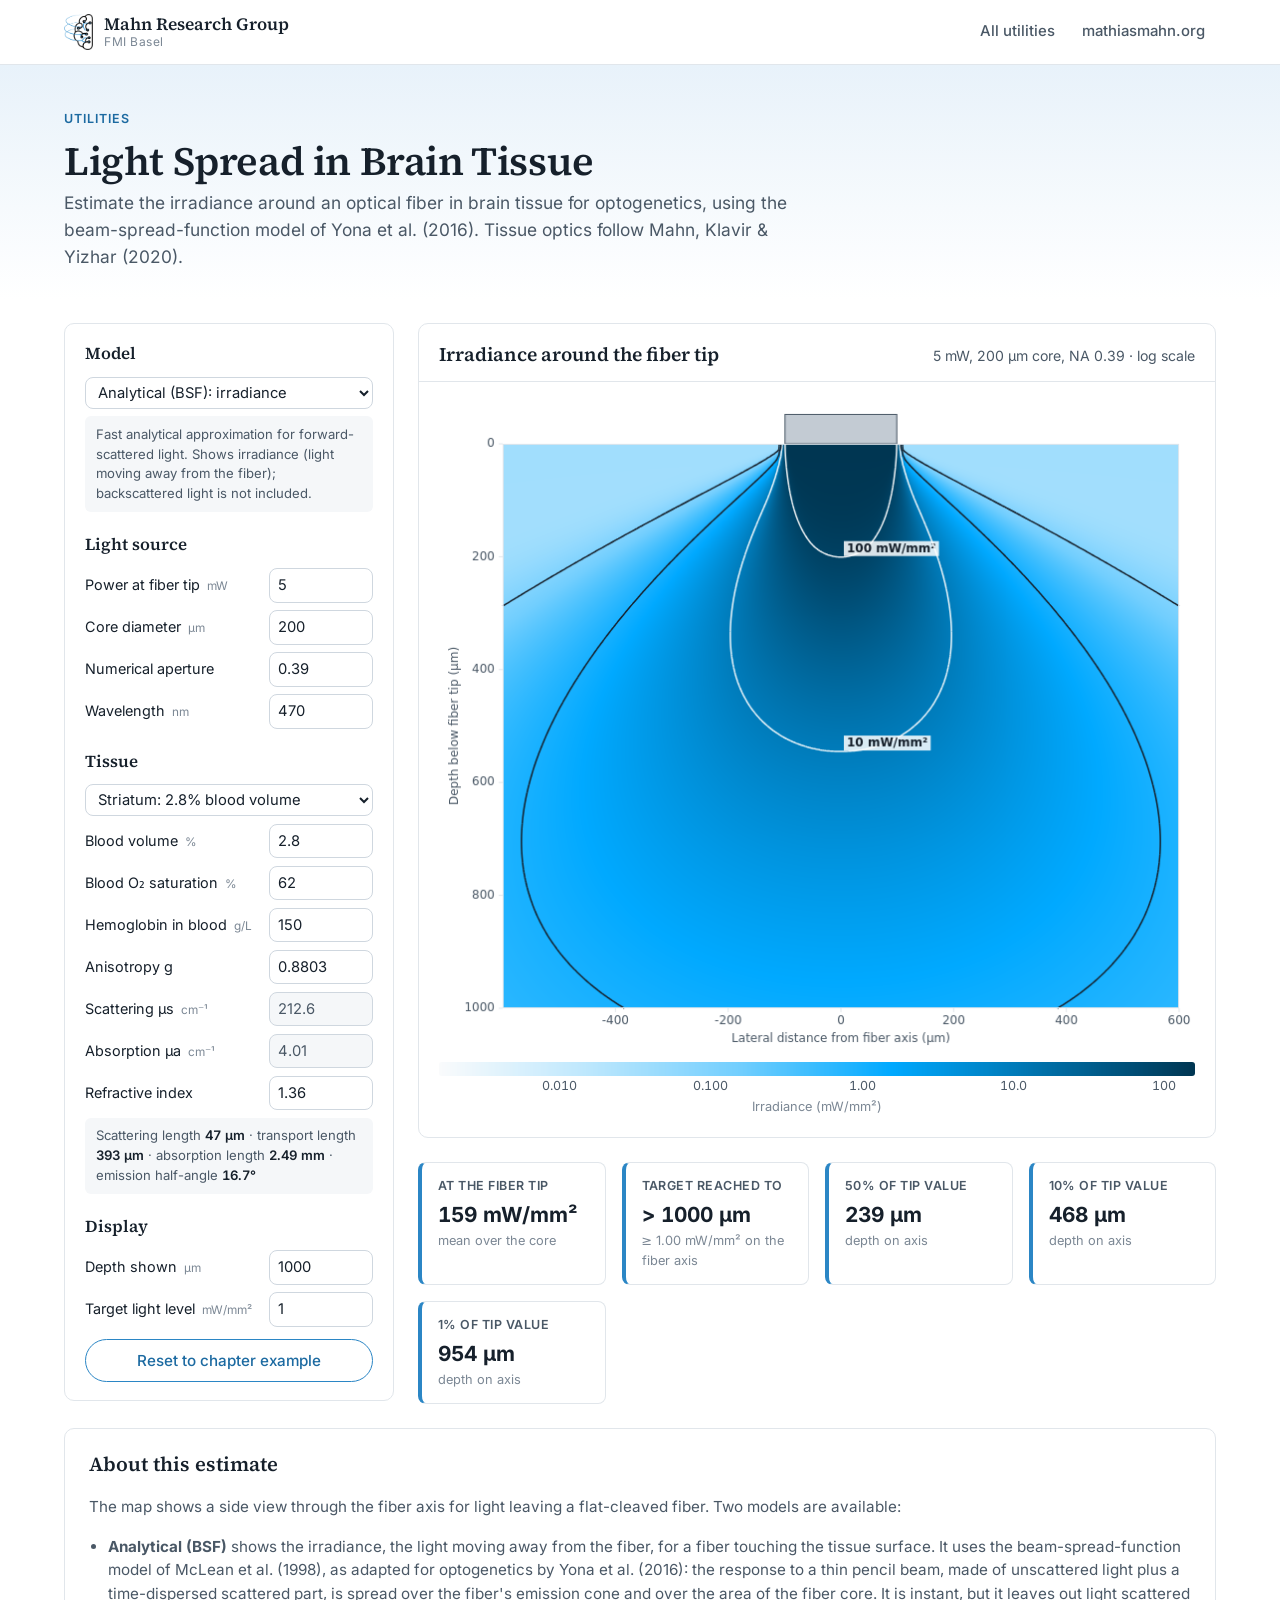
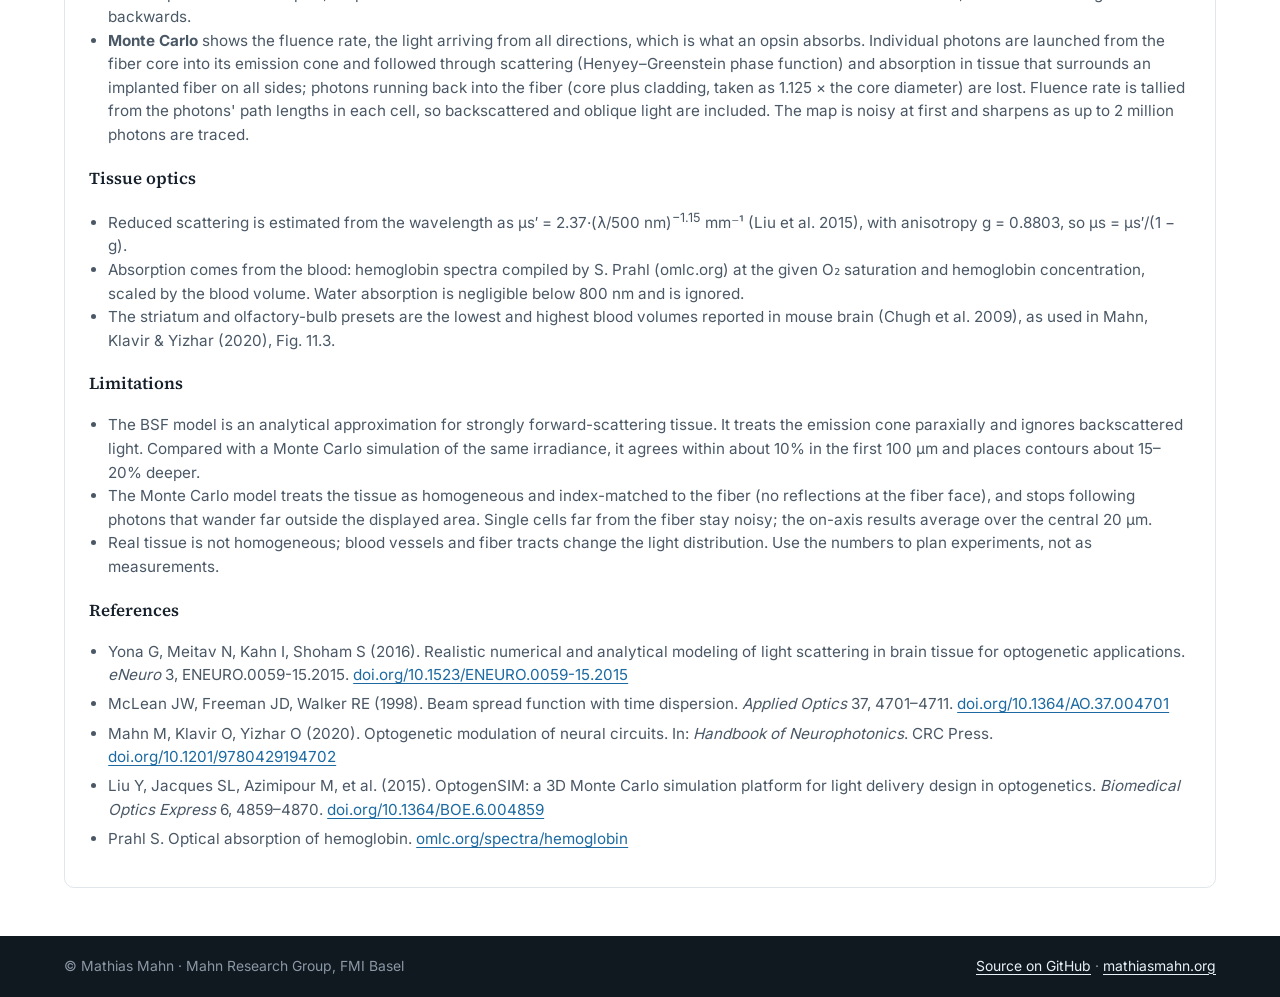
<file: BSF_light_power_estimation/index.html>
<!DOCTYPE html>
<html lang="en">
<head>
    <meta charset="UTF-8">
    <meta name="viewport" content="width=device-width, initial-scale=1.0">
    <title>Light Spread in Brain Tissue · Mahn Research Group</title>
    <meta name="description" content="Estimate the irradiance around an optical fiber in brain tissue with the beam-spread-function model (Yona et al. 2016; McLean et al. 1998).">
    <link rel="icon" type="image/png" href="../assets/favicon.png">
    <link rel="stylesheet" href="../assets/mahn.css">
    <style>
        .container {
            max-width: var(--mm-wrap);
            margin: 0 auto;
            padding: 1.5rem var(--mm-gutter) 3rem;
        }

        .main-grid {
            display: grid;
            grid-template-columns: 330px minmax(0, 1fr);
            gap: 1.5rem;
            align-items: start;
        }
        @media (max-width: 860px) {
            .main-grid { grid-template-columns: 1fr; }
        }

        .panel {
            background: var(--mm-paper);
            border: 1px solid var(--mm-line);
            border-radius: var(--mm-radius);
        }

        .controls { padding: 1.1rem 1.25rem; }
        .control-group { margin-bottom: 1.25rem; }
        .control-group:last-of-type { margin-bottom: 0.75rem; }
        .control-group h3 {
            font-family: var(--mm-font-display);
            font-weight: 600;
            color: var(--mm-ink);
            margin: 0 0 0.6rem;
            font-size: 1.05rem;
        }
        .input-row {
            display: grid;
            grid-template-columns: minmax(0, 1fr) 6.5rem;
            align-items: center;
            gap: 0.6rem;
            margin-bottom: 0.45rem;
        }
        .input-row label { font-size: 0.9rem; color: var(--mm-ink); }
        .input-row input, .input-row select { width: 100%; padding: 5px 8px; font-size: 0.92rem; }
        .input-row select { grid-column: 1 / -1; }
        .unit { font-size: 0.82em; color: var(--mm-ink-faint); margin-left: 3px; }
        input:disabled { background: var(--mm-paper-alt); color: var(--mm-ink-soft); }
        .derived {
            margin: 0.35rem 0 0;
            padding: 0.55rem 0.7rem;
            background: var(--mm-paper-alt);
            border-radius: 6px;
            font-size: 0.82rem;
            color: var(--mm-ink-soft);
            line-height: 1.5;
        }
        .derived b { color: var(--mm-ink); font-weight: 600; font-variant-numeric: tabular-nums; }
        .reset-btn { width: 100%; }

        .viz { overflow: hidden; }
        .viz-header {
            padding: 1rem 1.25rem 0.75rem;
            border-bottom: 1px solid var(--mm-line);
            display: flex;
            flex-wrap: wrap;
            justify-content: space-between;
            align-items: baseline;
            gap: 0.5rem 1rem;
        }
        .viz-header h2 { margin: 0; font-family: var(--mm-font-display); font-weight: 600; font-size: 1.2rem; }
        .viz-header p { margin: 0; color: var(--mm-ink-soft); font-size: 0.88rem; }
        .viz-content { padding: 1rem 1.25rem 1.25rem; position: relative; }
        #map { display: block; width: 100%; height: auto; cursor: crosshair; }

        .colorbar-wrap { margin-top: 0.6rem; }
        #colorbar { display: block; width: 100%; height: 14px; border-radius: 3px; }
        .colorbar-ticks { position: relative; height: 1.2rem; font-size: 0.78rem; color: var(--mm-ink-soft); font-variant-numeric: tabular-nums; }
        .colorbar-ticks span { position: absolute; transform: translateX(-50%); white-space: nowrap; }
        .colorbar-title { font-size: 0.8rem; color: var(--mm-ink-faint); text-align: center; margin-top: 0.15rem; }

        .tooltip {
            position: absolute;
            pointer-events: none;
            background: var(--mm-ink);
            color: #fff;
            font-size: 0.8rem;
            line-height: 1.4;
            padding: 0.4rem 0.55rem;
            border-radius: 6px;
            white-space: nowrap;
            font-variant-numeric: tabular-nums;
            transform: translate(12px, -50%);
            display: none;
            z-index: 2;
        }

        .results {
            display: grid;
            grid-template-columns: repeat(auto-fit, minmax(170px, 1fr));
            gap: 1rem;
            margin-top: 1.5rem;
        }
        .result-card {
            background: var(--mm-paper);
            border: 1px solid var(--mm-line);
            border-left: 4px solid var(--mm-accent);
            padding: 0.8rem 1rem;
            border-radius: 8px;
        }
        .result-card h4 {
            color: var(--mm-ink-soft);
            margin: 0 0 4px;
            font-size: 0.78rem;
            font-weight: 600;
            letter-spacing: 0.04em;
            text-transform: uppercase;
        }
        .result-value { font-size: 1.3em; font-weight: 700; color: var(--mm-ink); font-variant-numeric: tabular-nums; }
        .result-note { font-size: 0.8rem; color: var(--mm-ink-faint); }

        .info-section { padding: 1.25rem 1.5rem; margin-top: 1.5rem; }
        .info-section h2 { font-family: var(--mm-font-display); font-weight: 600; font-size: 1.25rem; margin: 0 0 0.6rem; }
        .info-section h3 { font-family: var(--mm-font-display); font-weight: 600; font-size: 1.05rem; margin: 1.2rem 0 0.4rem; }
        .info-section p, .info-section li { color: var(--mm-ink-soft); font-size: 0.95rem; }
        .info-section ul { padding-left: 1.2rem; }
        .info-section .refs li { margin-bottom: 0.35rem; }
    </style>
</head>
<body>
<header class="mm-header">
    <div class="mm-wrap mm-bar">
        <a class="mm-brand" href="https://mathiasmahn.org/">
            <img src="../assets/logo-mark.png" alt="" width="30" height="38">
            <span class="mm-brand-text"><span class="mm-brand-name">Mahn Research Group</span><span class="mm-brand-sub">FMI Basel</span></span>
        </a>
        <nav class="mm-nav" aria-label="Main">
            <a href="../">All utilities</a>
            <a href="https://mathiasmahn.org/">mathiasmahn.org</a>
        </nav>
    </div>
</header>

<section class="mm-hero">
    <div class="mm-wrap">
        <p class="mm-eyebrow">Utilities</p>
        <h1>Light Spread in Brain Tissue</h1>
        <p class="mm-lead">Estimate the irradiance around an optical fiber in brain tissue for optogenetics, using the beam-spread-function model of Yona et al. (2016). Tissue optics follow Mahn, Klavir &amp; Yizhar (2020).</p>
    </div>
</section>

<div class="container">
    <div class="main-grid">
        <form class="panel controls" id="controls" onsubmit="return false">
            <div class="control-group">
                <h3>Model</h3>
                <div class="input-row">
                    <select id="model" aria-label="Model">
                        <option value="bsf" selected>Analytical (BSF): irradiance</option>
                        <option value="mc">Monte Carlo: fluence rate</option>
                    </select>
                </div>
                <p class="derived" id="modelNote"></p>
            </div>

            <div class="control-group">
                <h3>Light source</h3>
                <div class="input-row"><label for="power">Power at fiber tip <span class="unit">mW</span></label><input type="number" id="power" value="5" min="0.01" max="1000" step="0.1"></div>
                <div class="input-row"><label for="fiberDiameter">Core diameter <span class="unit">µm</span></label><input type="number" id="fiberDiameter" value="200" min="10" max="1000" step="1"></div>
                <div class="input-row"><label for="numericalAperture">Numerical aperture</label><input type="number" id="numericalAperture" value="0.39" min="0.05" max="1.0" step="0.01"></div>
                <div class="input-row"><label for="wavelength">Wavelength <span class="unit">nm</span></label><input type="number" id="wavelength" value="470" min="400" max="800" step="1"></div>
            </div>

            <div class="control-group">
                <h3>Tissue</h3>
                <div class="input-row">
                    <select id="tissue" aria-label="Tissue preset">
                        <option value="striatum" selected>Striatum: 2.8% blood volume</option>
                        <option value="bulb">Olfactory bulb: 5.9% blood volume</option>
                        <option value="cortexYona">Mouse cortex at 473 nm, fit of Yona et al. 2016</option>
                        <option value="custom">Custom µs and µa</option>
                    </select>
                </div>
                <div class="input-row"><label for="bloodVolume">Blood volume <span class="unit">%</span></label><input type="number" id="bloodVolume" value="2.8" min="0" max="100" step="0.1"></div>
                <div class="input-row"><label for="oxygenation">Blood O₂ saturation <span class="unit">%</span></label><input type="number" id="oxygenation" value="62" min="0" max="100" step="1"></div>
                <div class="input-row"><label for="hbConc">Hemoglobin in blood <span class="unit">g/L</span></label><input type="number" id="hbConc" value="150" min="1" max="400" step="1"></div>
                <div class="input-row"><label for="anisotropy">Anisotropy g</label><input type="number" id="anisotropy" value="0.8803" min="0.5" max="0.99" step="0.001"></div>
                <div class="input-row"><label for="scatteringCoeff">Scattering µs <span class="unit">cm⁻¹</span></label><input type="number" id="scatteringCoeff" value="213" min="1" max="2000" step="0.1"></div>
                <div class="input-row"><label for="absorptionCoeff">Absorption µa <span class="unit">cm⁻¹</span></label><input type="number" id="absorptionCoeff" value="4" min="0" max="500" step="0.01"></div>
                <div class="input-row"><label for="refractiveIndex">Refractive index</label><input type="number" id="refractiveIndex" value="1.36" min="1.3" max="1.5" step="0.01"></div>
                <p class="derived" id="derived"></p>
            </div>

            <div class="control-group">
                <h3>Display</h3>
                <div class="input-row"><label for="maxDepth">Depth shown <span class="unit">µm</span></label><input type="number" id="maxDepth" value="1000" min="100" max="3000" step="50"></div>
                <div class="input-row"><label for="threshold">Target light level <span class="unit">mW/mm²</span></label><input type="number" id="threshold" value="1" min="0.001" max="1000" step="0.1"></div>
            </div>

            <button type="button" class="mm-btn reset-btn" id="reset">Reset to chapter example</button>
        </form>

        <div>
            <section class="panel viz" aria-label="Light map">
                <div class="viz-header">
                    <h2 id="vizTitle">Irradiance around the fiber tip</h2>
                    <p id="vizSummary">Side view through the fiber axis, log scale</p>
                </div>
                <div class="viz-content" id="vizContent">
                    <canvas id="map" width="760" height="640" role="img" aria-label="Map of irradiance in tissue below the fiber, with contour lines"></canvas>
                    <div class="tooltip" id="tooltip"></div>
                    <div class="colorbar-wrap">
                        <canvas id="colorbar" width="600" height="14" aria-hidden="true"></canvas>
                        <div class="colorbar-ticks" id="colorbarTicks"></div>
                        <div class="colorbar-title" id="colorbarTitle">Irradiance (mW/mm²)</div>
                    </div>
                </div>
            </section>

            <div class="results" id="results">
                <div class="result-card"><h4>At the fiber tip</h4><div class="result-value" id="resTip">–</div><div class="result-note" id="resTipNote">mean over the core</div></div>
                <div class="result-card"><h4>Target reached to</h4><div class="result-value" id="resThreshold">–</div><div class="result-note" id="resThresholdNote">on the fiber axis</div></div>
                <div class="result-card"><h4>50% of tip value</h4><div class="result-value" id="res50">–</div><div class="result-note">depth on axis</div></div>
                <div class="result-card"><h4>10% of tip value</h4><div class="result-value" id="res10">–</div><div class="result-note">depth on axis</div></div>
                <div class="result-card"><h4>1% of tip value</h4><div class="result-value" id="res1">–</div><div class="result-note">depth on axis</div></div>
            </div>
        </div>
    </div>

    <section class="panel info-section">
        <h2>About this estimate</h2>
        <p>The map shows a side view through the fiber axis for light leaving a flat-cleaved fiber. Two models are available:</p>
        <ul>
            <li><strong>Analytical (BSF)</strong> shows the irradiance, the light moving away from the fiber, for a fiber touching the tissue surface. It uses the beam-spread-function model of McLean et al. (1998), as adapted for optogenetics by Yona et al. (2016): the response to a thin pencil beam, made of unscattered light plus a time-dispersed scattered part, is spread over the fiber's emission cone and over the area of the fiber core. It is instant, but it leaves out light scattered backwards.</li>
            <li><strong>Monte Carlo</strong> shows the fluence rate, the light arriving from all directions, which is what an opsin absorbs. Individual photons are launched from the fiber core into its emission cone and followed through scattering (Henyey–Greenstein phase function) and absorption in tissue that surrounds an implanted fiber on all sides; photons running back into the fiber (core plus cladding, taken as 1.125 × the core diameter) are lost. Fluence rate is tallied from the photons' path lengths in each cell, so backscattered and oblique light are included. The map is noisy at first and sharpens as up to 2 million photons are traced.</li>
        </ul>
        <h3>Tissue optics</h3>
        <ul>
            <li>Reduced scattering is estimated from the wavelength as µs′ = 2.37·(λ/500 nm)<sup>−1.15</sup> mm⁻¹ (Liu et al. 2015), with anisotropy g = 0.8803, so µs = µs′/(1 − g).</li>
            <li>Absorption comes from the blood: hemoglobin spectra compiled by S. Prahl (omlc.org) at the given O₂ saturation and hemoglobin concentration, scaled by the blood volume. Water absorption is negligible below 800 nm and is ignored.</li>
            <li>The striatum and olfactory-bulb presets are the lowest and highest blood volumes reported in mouse brain (Chugh et al. 2009), as used in Mahn, Klavir &amp; Yizhar (2020), Fig. 11.3.</li>
        </ul>
        <h3>Limitations</h3>
        <ul>
            <li>The BSF model is an analytical approximation for strongly forward-scattering tissue. It treats the emission cone paraxially and ignores backscattered light. Compared with a Monte Carlo simulation of the same irradiance, it agrees within about 10% in the first 100 µm and places contours about 15–20% deeper.</li>
            <li>The Monte Carlo model treats the tissue as homogeneous and index-matched to the fiber (no reflections at the fiber face), and stops following photons that wander far outside the displayed area. Single cells far from the fiber stay noisy; the on-axis results average over the central 20 µm.</li>
            <li>Real tissue is not homogeneous; blood vessels and fiber tracts change the light distribution. Use the numbers to plan experiments, not as measurements.</li>
        </ul>
        <h3>References</h3>
        <ul class="refs">
            <li>Yona G, Meitav N, Kahn I, Shoham S (2016). Realistic numerical and analytical modeling of light scattering in brain tissue for optogenetic applications. <em>eNeuro</em> 3, ENEURO.0059-15.2015. <a href="https://doi.org/10.1523/ENEURO.0059-15.2015">doi.org/10.1523/ENEURO.0059-15.2015</a></li>
            <li>McLean JW, Freeman JD, Walker RE (1998). Beam spread function with time dispersion. <em>Applied Optics</em> 37, 4701–4711. <a href="https://doi.org/10.1364/AO.37.004701">doi.org/10.1364/AO.37.004701</a></li>
            <li>Mahn M, Klavir O, Yizhar O (2020). Optogenetic modulation of neural circuits. In: <em>Handbook of Neurophotonics</em>. CRC Press. <a href="https://doi.org/10.1201/9780429194702">doi.org/10.1201/9780429194702</a></li>
            <li>Liu Y, Jacques SL, Azimipour M, et al. (2015). OptogenSIM: a 3D Monte Carlo simulation platform for light delivery design in optogenetics. <em>Biomedical Optics Express</em> 6, 4859–4870. <a href="https://doi.org/10.1364/BOE.6.004859">doi.org/10.1364/BOE.6.004859</a></li>
            <li>Prahl S. Optical absorption of hemoglobin. <a href="https://omlc.org/spectra/hemoglobin/">omlc.org/spectra/hemoglobin</a></li>
        </ul>
    </section>
</div>

<footer class="mm-footer">
    <div class="mm-wrap">
        <span>© Mathias Mahn · Mahn Research Group, FMI Basel</span>
        <span><a href="https://github.com/MathiasMahn/utilities">Source on GitHub</a> · <a href="https://mathiasmahn.org/">mathiasmahn.org</a></span>
    </div>
</footer>

<script>
// ---------------------------------------------------------------------------
// Molar extinction coefficients of oxy- and deoxyhemoglobin, 300–800 nm in 2 nm
// steps, in cm⁻¹/M (S. Prahl, omlc.org/spectra/hemoglobin/summary.html).
// ---------------------------------------------------------------------------
const HB = {start: 300, step: 2,
  hbo2: [65972,63208,61952,62352,62856,63352,65972,69016,72404,75536,78752,82256,85972,89796,93768,97512,100964,103504,104968,106452,107884,109060,110092,109032,107984,106576,105040,103696,101568,97828,94744,92248,89836,88484,87512,88176,91592,95140,98936,103432,109564,116968,125420,135132,148100,167748,189740,212060,231612,248404,266232,284224,308716,354208,422320,466840,500200,524280,521880,515520,480360,431880,376236,326032,283112,246072,214120,165332,132820,119140,102580,92780,81444,76324,67044,62816,58864,53552,49496,47496,44480,41320,39807.2,37073.2,34870.8,33209.2,31620,30113.6,28850.8,27718,26629.2,25701.6,25180.4,24669.6,24174.8,23684.4,23086.8,22457.6,21850.4,21260,20932.8,20596.4,20418,19946,19996,20035.2,20150.4,20429.2,21001.6,22509.6,24202.4,26450.4,29269.2,32496.4,35990,39956.8,43876,46924,49752,51712,53236,53292,52096,49868,46660,43016,39675.2,36815.2,34476.8,33456,32613.2,32620,33915.6,36495.2,40172,44496,49172,53308,55540,54728,50104,43304,34639.6,26600.4,19763.2,14400.8,10468.4,7678.8,5683.6,4504.4,3200,2664,2128,1789.2,1647.6,1506,1364.4,1222.8,1110,1026,942,858,774,707.6,658.8,610,561.2,512.4,478.8,460.4,442,423.6,405.2,390.4,379.2,368,356.8,345.6,335.2,325.6,319.6,314,308.4,302.8,298,294,290,285.6,282,279.2,277.6,276,274.4,272.8,274.4,276,277.6,279.2,282,286,290,294,298,302.8,308.4,314,319.6,325.2,332,340,348,356,364,372.4,381.2,390,398.8,407.6,418.8,432.4,446,459.6,473.2,487.6,502.8,518,533.2,548.4,562,574,586,598,610,622.8,636.4,650,663.6,677.2,689.2,699.6,710,720.4,730.8,740,748,756,764,772,786.4,807.2,816],
  hb: [64440,61300,58828,56908,57620,59156,62248,65344,68312,71208,74508,78284,82060,85592,88516,90856,93192,95532,99792,104476,108472,110996,113524,116052,118752,122092,125436,128776,132120,133632,134940,136044,136972,137900,138856,139968,141084,142196,143312,144424,145232,145232,148668,153908,159544,167780,180004,191540,202124,212712,223296,236188,253368,270548,287356,303956,321344,342596,363848,385680,407560,429880,461200,481840,500840,528600,552160,552160,547040,501560,413280,363240,282724,237224,173320,103292,62640,36170,30698.8,25886.4,23388.8,20891.2,19260.8,18142.4,17025.6,16156.4,15310,15048.4,14792.8,14657.2,14550,14881.2,15212.4,15543.6,15898,16684,17469.6,18255.6,19041.2,19891.2,20862,21832.8,22803.6,23774.4,24745.2,25773.6,26936.8,28100,29263.2,30426.4,31589.6,32851.2,34397.6,35944,37490,39036.4,40584,42088,43592,45092,46592,48148,49708,51268,52496,53412,54080,54520,54540,54164,53788,52276,50572,48828,46948,45072,43340,41716,40092,38467.6,37020,35676.4,34332.8,32851.6,31075.2,28324.4,25470,22574.8,19800,17058.4,14677.2,13622.4,12567.6,11513.2,10477.6,9443.6,8591.2,7762,7344.8,6927.2,6509.6,6193.2,5906.8,5620,5366.8,5148.8,4930.8,4730.8,4602.4,4473.6,4345.2,4216.8,4088.4,3965.08,3857.6,3750.12,3642.64,3535.16,3427.68,3320.2,3226.56,3140.28,3053.96,2967.68,2881.4,2795.12,2708.84,2627.64,2554.4,2481.16,2407.92,2334.68,2261.48,2188.24,2115,2051.96,2000.48,1949.04,1897.56,1846.08,1794.28,1741,1687.76,1634.48,1583.52,1540.48,1497.4,1454.36,1411.32,1368.28,1325.88,1285.16,1244.44,1203.68,1152.8,1102.2,1102.2,1102.2,1101.76,1100.48,1115.88,1161.64,1207.4,1266.04,1333.24,1405.24,1515.32,1541.76,1560.48,1560.48,1548.52,1508.44,1459.56,1410.52,1361.32,1311.88,1262.44,1213,1163.56,1114.8,1075.44,1036.08,996.72,957.36,921.8,890.8,859.8,828.8,802.96,782.36,761.72]};

// ---------------------------------------------------------------------------
// Tissue optics
// ---------------------------------------------------------------------------
const PRESETS = {
    striatum:   { bloodVolume: 2.8, oxygenation: 62, hbConc: 150, anisotropy: 0.8803 },
    bulb:       { bloodVolume: 5.9, oxygenation: 62, hbConc: 150, anisotropy: 0.8803 },
    cortexYona: { scatteringCoeff: 211, absorptionCoeff: 0.6, anisotropy: 0.86, wavelength: 473 },
};
const CHAPTER_EXAMPLE = { power: 5, fiberDiameter: 200, numericalAperture: 0.39, wavelength: 470, tissue: 'striatum',
    refractiveIndex: 1.36, maxDepth: 1000, threshold: 1, ...PRESETS.striatum };

function interp(arr, lambda) {
    const x = Math.min(Math.max((lambda - HB.start) / HB.step, 0), arr.length - 1);
    const i = Math.min(Math.floor(x), arr.length - 2), f = x - i;
    return arr[i] * (1 - f) + arr[i + 1] * f;
}

// absorption coefficient of whole blood, cm⁻¹
function bloodAbsorption(lambda, saturation, hbGramsPerLiter) {
    const eps = saturation * interp(HB.hbo2, lambda) + (1 - saturation) * interp(HB.hb, lambda);
    return 2.303 * eps * hbGramsPerLiter / 64500;
}

// reduced scattering of brain tissue (Liu et al. 2015), cm⁻¹
function reducedScattering(lambda) {
    return 23.7 * Math.pow(lambda / 500, -1.15);
}

// ---------------------------------------------------------------------------
// Bessel functions (Numerical Recipes rational approximations)
// ---------------------------------------------------------------------------
function besselJ0(x) {
    const ax = Math.abs(x);
    if (ax < 8.0) {
        const y = x * x;
        const a1 = 57568490574.0 + y * (-13362590354.0 + y * (651619640.7 + y * (-11214424.18 + y * (77392.33017 + y * (-184.9052456)))));
        const a2 = 57568490411.0 + y * (1029532985.0 + y * (9494680.718 + y * (59272.64853 + y * (267.8532712 + y))));
        return a1 / a2;
    }
    const z = 8.0 / ax, y = z * z, xx = ax - 0.785398164;
    const p = 1.0 + y * (-0.1098628627e-2 + y * (0.2734510407e-4 + y * (-0.2073370639e-5 + y * 0.2093887211e-6)));
    const q = -0.1562499995e-1 + y * (0.1430488765e-3 + y * (-0.6911147651e-5 + y * (0.7621095161e-6 - y * 0.934935152e-7)));
    return Math.sqrt(0.636619772 / ax) * (Math.cos(xx) * p - z * Math.sin(xx) * q);
}
function besselJ1(x) {
    const ax = Math.abs(x);
    if (ax < 8.0) {
        const y = x * x;
        const a1 = x * (72362614232.0 + y * (-7895059235.0 + y * (242396853.1 + y * (-2972611.439 + y * (15704.48260 + y * (-30.16036606))))));
        const a2 = 144725228442.0 + y * (2300535178.0 + y * (18583304.74 + y * (99447.43394 + y * (376.9991397 + y))));
        return a1 / a2;
    }
    const z = 8.0 / ax, y = z * z, xx = ax - 2.356194491;
    const p = 1.0 + y * (0.183105e-2 + y * (-0.3516396496e-4 + y * (0.2457520174e-5 + y * (-0.240337019e-6))));
    const q = 0.04687499995 + y * (-0.2002690873e-3 + y * (0.8449199096e-5 + y * (-0.88228987e-6 + y * 0.105787412e-6)));
    const ans = Math.sqrt(0.636619772 / ax) * (Math.cos(xx) * p - z * Math.sin(xx) * q);
    return x < 0 ? -ans : ans;
}
// 2D Fourier transform of a uniform disk of radius R with unit area integral
function diskFT(k, R) {
    const x = k * R;
    return x < 1e-6 ? 1 : 2 * besselJ1(x) / x;
}

// ---------------------------------------------------------------------------
// Beam spread function
// McLean et al. 1998, Eqs. (4) and (5): mean and variance of the multipath time,
// written here as excess path length T = c·τ (µm), for a Henyey–Greenstein
// phase function (<cos θ> = g, <cos² θ> = (1 + 2g²)/3).
// ---------------------------------------------------------------------------
function pathMoments(z, mus, g) {
    const v = 1 - g, w = 1.5 * (1 - (1 + 2 * g * g) / 3);
    const bz = mus * z, x = bz * v, y = bz * w;
    const f = x < 1e-6 ? 1 - x / 2 : -Math.expm1(-x) / x;           // (1 − e^−x)/x
    const ex = x < 1e-4 ? x * x / 2 - x ** 3 / 6 : Math.expm1(-x) + x; // e^−x − 1 + x
    const ey = y < 1e-4 ? y * y / 2 - y ** 3 / 6 : Math.expm1(-y) + y;
    const meanRel = 1 - f;
    const varRel = (2 / 3) * ((w * w - 3 * w * v) * ex + 2 * v * v * ey) / (bz * bz * w * v * v * (w - v)) - f * f;
    const mean = meanRel * z, variance = Math.max(varRel, 1e-12) * z * z;
    return { shape: mean * mean / variance, scale: variance / mean };
}

// Irradiance E(r, z) in mW/mm² on a grid (r: 0…halfWidth, z: 0…maxDepth).
// Pencil-beam BSF (Yona et al. 2016, Eqs. 1–4) in the 2D Fourier domain: the
// spatial Gaussian h has transform exp(−k²Tz/3), so integrating over the Gamma
// distribution of T gives (1 + θ(µa + k²z/3))^−α. The emission cone (paraxial,
// half-angle asin(NA/n)) and the fiber core are uniform disks; all three are
// multiplied and transformed back with a Hankel transform.
function simulate(p, nz, nr) {
    const a = p.fiberDiameter / 2;
    const mus = p.mus * 1e-4, mua = p.mua * 1e-4;   // cm⁻¹ → µm⁻¹
    const tanDiv = Math.tan(Math.asin(Math.min(p.NA / p.n, 0.999)));
    const span = Math.max(p.maxDepth, p.halfWidth) * 6;
    const dk = 2 * Math.PI / span;
    const kTaper = 0.6;                    // smooths structure below ~2 µm
    const nk = Math.ceil(3.2 * kTaper / dk);
    const ks = new Float64Array(nk), wk = new Float64Array(nk), fiberFT = new Float64Array(nk);
    for (let i = 0; i < nk; i++) {
        const k = (i + 0.5) * dk;
        ks[i] = k;
        wk[i] = Math.exp(-((k / kTaper) ** 2)) * k * dk;
        fiberFT[i] = diskFT(k, a);
    }
    const rs = new Float64Array(nr), zs = new Float64Array(nz);
    for (let j = 0; j < nr; j++) rs[j] = j / (nr - 1) * p.halfWidth;
    for (let i = 0; i < nz; i++) zs[i] = i / (nz - 1) * p.maxDepth;
    const J0 = new Float64Array(nr * nk);
    for (let j = 0; j < nr; j++) for (let i = 0; i < nk; i++) J0[j * nk + i] = besselJ0(ks[i] * rs[j]);

    const E = new Float64Array(nz * nr), F = new Float64Array(nk);
    const toMm2 = 1e6 / (2 * Math.PI);
    for (let iz = 0; iz < nz; iz++) {
        const z = Math.max(zs[iz], 1e-3);
        const { shape, scale } = pathMoments(z, mus, p.g);
        const unscattered = Math.exp(-mus * z);
        const scattered = -Math.expm1(-mus * z);
        const attenuation = Math.exp(-mua * z);
        const R = z * tanDiv;
        for (let i = 0; i < nk; i++) {
            const k = ks[i];
            const sc = scattered * Math.pow(1 + scale * (mua + k * k * z / 3), -shape);
            F[i] = attenuation * (unscattered + sc) * fiberFT[i] * diskFT(k, R) * wk[i];
        }
        for (let j = 0; j < nr; j++) {
            let s = 0;
            const off = j * nk;
            for (let i = 0; i < nk; i++) s += F[i] * J0[off + i];
            E[iz * nr + j] = Math.max(0, p.power * s * toMm2);
        }
    }
    return { E, rs, zs, nz, nr };
}

// ---------------------------------------------------------------------------
// Drawing
// ---------------------------------------------------------------------------
// Colour of visible light (approximation after D. Bruton), as sRGB 0–255.
function wavelengthToRgb(lambda) {
    let r = 0, g = 0, b = 0;
    if (lambda < 440) { r = -(lambda - 440) / 60; b = 1; }
    else if (lambda < 490) { g = (lambda - 440) / 50; b = 1; }
    else if (lambda < 510) { g = 1; b = -(lambda - 510) / 20; }
    else if (lambda < 580) { r = (lambda - 510) / 70; g = 1; }
    else if (lambda < 645) { r = 1; g = -(lambda - 645) / 65; }
    else { r = 1; }
    // dimmer towards the edges of the visible range
    let f = 1;
    if (lambda < 420) f = 0.3 + 0.7 * Math.max(lambda - 380, 0) / 40;
    else if (lambda > 700) f = 0.3 + 0.7 * Math.max(780 - lambda, 0) / 80;
    return [r, g, b].map(c => Math.round(255 * Math.pow(Math.max(c * f, 0), 0.8)));
}

// Sequential ramp in the colour of the light: near-white → that colour → a dark shade of it.
let RAMP_RGB = [];
function buildRamp(lambda) {
    const hue = wavelengthToRgb(lambda);
    const paper = [250, 251, 252], dark = hue.map(c => Math.round(c * 0.32));
    const mix = (a, b, t) => a.map((c, k) => Math.round(c + (b[k] - c) * t));
    RAMP_RGB = [paper, mix(paper, hue, 0.25), mix(paper, hue, 0.55), hue, mix(hue, dark, 0.5), dark];
}
function rampColor(t) {
    t = Math.min(Math.max(t, 0), 1) * (RAMP_RGB.length - 1);
    const i = Math.min(Math.floor(t), RAMP_RGB.length - 2), f = t - i;
    return RAMP_RGB[i].map((c, k) => Math.round(c + (RAMP_RGB[i + 1][k] - c) * f));
}
// relative luminance, used to pick dark or light contour lines and labels
function luminance([r, g, b]) {
    const lin = c => { c /= 255; return c <= 0.03928 ? c / 12.92 : Math.pow((c + 0.055) / 1.055, 2.4); };
    return 0.2126 * lin(r) + 0.7152 * lin(g) + 0.0722 * lin(b);
}

const LEVELS = [1000, 100, 10, 1, 0.1, 0.01];
function formatIrr(v) {
    if (v >= 100) return v.toFixed(0);
    if (v >= 10) return v.toFixed(1);
    if (v >= 1) return v.toFixed(2);
    if (v >= 0.01) return v.toFixed(3);
    return v.toExponential(1);
}
function levelLabel(v) { return v >= 1 ? `${v} mW/mm²` : `${v * 1000} µW/mm²`; }

let state = null;

function draw() {
    const { sim, p, logMin, logMax } = state;
    const canvas = document.getElementById('map');
    const css = getComputedStyle(document.documentElement);
    const ink = css.getPropertyValue('--mm-ink').trim() || '#16202b';
    const inkSoft = css.getPropertyValue('--mm-ink-soft').trim() || '#4a5866';
    const line = css.getPropertyValue('--mm-line').trim() || '#e1e6eb';

    const W = 760;
    const m = { left: 64, right: 16, top: 46, bottom: 44 };
    const plotW = W - m.left - m.right;
    const plotH = Math.round(plotW * p.maxDepth / (2 * p.halfWidth));
    const H = m.top + plotH + m.bottom;
    const dpr = window.devicePixelRatio || 1;
    canvas.width = W * dpr; canvas.height = H * dpr;
    canvas.style.aspectRatio = `${W} / ${H}`;
    const ctx = canvas.getContext('2d');
    ctx.setTransform(dpr, 0, 0, dpr, 0, 0);
    ctx.clearRect(0, 0, W, H);
    state.layout = { m, plotW, plotH, W, H };

    // heatmap
    const img = ctx.createImageData(Math.round(plotW * dpr), Math.round(plotH * dpr));
    const iw = img.width, ih = img.height;
    const { E, nz, nr } = sim;
    for (let py = 0; py < ih; py++) {
        const zf = py / (ih - 1) * (nz - 1);
        const iz = Math.min(Math.floor(zf), nz - 2), fz = zf - iz;
        for (let px = 0; px < iw; px++) {
            const rf = Math.abs((px / (iw - 1)) * 2 - 1) * (nr - 1);
            const ir = Math.min(Math.floor(rf), nr - 2), fr = rf - ir;
            const v = (E[iz * nr + ir] * (1 - fr) + E[iz * nr + ir + 1] * fr) * (1 - fz)
                    + (E[(iz + 1) * nr + ir] * (1 - fr) + E[(iz + 1) * nr + ir + 1] * fr) * fz;
            const t = v > 0 ? (Math.log10(v) - logMin) / (logMax - logMin) : 0;
            const [r, g, b] = rampColor(t);
            const o = (py * iw + px) * 4;
            img.data[o] = r; img.data[o + 1] = g; img.data[o + 2] = b; img.data[o + 3] = 255;
        }
    }
    ctx.putImageData(img, Math.round(m.left * dpr), Math.round(m.top * dpr));
    ctx.setTransform(dpr, 0, 0, dpr, 0, 0);

    const X = r => m.left + plotW / 2 + r / p.halfWidth * plotW / 2;
    const Y = z => m.top + z / p.maxDepth * plotH;

    // contour lines (marching squares on the mirrored grid)
    const tip = state.tip;
    ctx.lineWidth = 1.5;
    ctx.font = '600 12px "Inter Variable", system-ui, sans-serif';
    const labelBoxes = [];
    for (const level of LEVELS) {
        if (level >= tip || level < Math.pow(10, logMin)) continue;
        const segs = contourSegments(sim, level);
        const under = rampColor((Math.log10(level) - logMin) / (logMax - logMin));
        ctx.strokeStyle = luminance(under) < 0.25 ? 'rgba(255,255,255,0.92)' : ink;
        ctx.beginPath();
        for (const [r1, z1, r2, z2] of segs) {
            ctx.moveTo(X(r1), Y(z1)); ctx.lineTo(X(r2), Y(z2));
            ctx.moveTo(X(-r1), Y(z1)); ctx.lineTo(X(-r2), Y(z2));
        }
        ctx.stroke();
        // direct label where the contour crosses the axis
        const zAxis = axisCrossing(sim, level);
        if (zAxis !== null && Y(zAxis) < m.top + plotH - 8) {
            const text = levelLabel(level);
            const tw = ctx.measureText(text).width;
            const lx = X(0) + 6, ly = Y(zAxis) - 5;
            if (!labelBoxes.some(b => Math.abs(b - ly) < 15)) {
                ctx.fillStyle = 'rgba(255,255,255,0.85)';
                ctx.fillRect(lx - 3, ly - 11, tw + 6, 15);
                ctx.fillStyle = ink;
                ctx.fillText(text, lx, ly);
                labelBoxes.push(ly);
            }
        }
    }

    // fiber
    const a = p.fiberDiameter / 2;
    ctx.fillStyle = '#c3cbd3';
    ctx.fillRect(X(-a), m.top - 30, X(a) - X(-a), 30);
    ctx.strokeStyle = inkSoft; ctx.lineWidth = 1;
    ctx.strokeRect(X(-a) + 0.5, m.top - 30 + 0.5, X(a) - X(-a) - 1, 29.5);

    // axes
    ctx.strokeStyle = line; ctx.lineWidth = 1;
    ctx.strokeRect(m.left + 0.5, m.top + 0.5, plotW - 1, plotH - 1);
    ctx.fillStyle = inkSoft;
    ctx.font = '12px "Inter Variable", system-ui, sans-serif';
    const zStep = niceStep(p.maxDepth / 5);
    ctx.textAlign = 'right'; ctx.textBaseline = 'middle';
    for (let z = 0; z <= p.maxDepth + 1e-6; z += zStep) {
        ctx.fillText(`${Math.round(z)}`, m.left - 8, Y(z));
        ctx.beginPath(); ctx.moveTo(m.left - 4, Y(z)); ctx.lineTo(m.left, Y(z)); ctx.stroke();
    }
    const rStep = niceStep(p.halfWidth / 3);
    ctx.textAlign = 'center'; ctx.textBaseline = 'top';
    for (let r = -Math.floor(p.halfWidth / rStep) * rStep; r <= p.halfWidth + 1e-6; r += rStep) {
        if (X(r) - m.left < 18) continue;   // keep clear of the depth labels in the corner
        ctx.fillText(`${Math.round(r)}`, X(r), m.top + plotH + 7);
        ctx.beginPath(); ctx.moveTo(X(r), m.top + plotH); ctx.lineTo(X(r), m.top + plotH + 4); ctx.stroke();
    }
    ctx.fillText('Lateral distance from fiber axis (µm)', m.left + plotW / 2, m.top + plotH + 25);
    ctx.save();
    ctx.translate(16, m.top + plotH / 2); ctx.rotate(-Math.PI / 2);
    ctx.textBaseline = 'middle';
    ctx.fillText('Depth below fiber tip (µm)', 0, 0);
    ctx.restore();
}

function niceStep(raw) {
    const p10 = Math.pow(10, Math.floor(Math.log10(raw)));
    for (const s of [1, 2, 2.5, 5, 10]) if (s * p10 >= raw) return s * p10;
    return 10 * p10;
}

function contourSegments(sim, level) {
    const { E, rs, zs, nz, nr } = sim;
    const segs = [];
    const lerp = (a, b, va, vb) => a + (b - a) * (level - va) / (vb - va);
    for (let i = 0; i < nz - 1; i++) {
        for (let j = 0; j < nr - 1; j++) {
            const v00 = E[i * nr + j], v01 = E[i * nr + j + 1], v10 = E[(i + 1) * nr + j], v11 = E[(i + 1) * nr + j + 1];
            const idx = (v00 >= level ? 1 : 0) | (v01 >= level ? 2 : 0) | (v11 >= level ? 4 : 0) | (v10 >= level ? 8 : 0);
            if (idx === 0 || idx === 15) continue;
            const r0 = rs[j], r1 = rs[j + 1], z0 = zs[i], z1 = zs[i + 1];
            const top = [lerp(r0, r1, v00, v01), z0], right = [r1, lerp(z0, z1, v01, v11)];
            const bottom = [lerp(r0, r1, v10, v11), z1], left = [r0, lerp(z0, z1, v00, v10)];
            const table = { 1: [[left, top]], 2: [[top, right]], 3: [[left, right]], 4: [[right, bottom]], 5: [[left, top], [right, bottom]],
                6: [[top, bottom]], 7: [[left, bottom]], 8: [[left, bottom]], 9: [[top, bottom]], 10: [[left, bottom], [top, right]],
                11: [[right, bottom]], 12: [[left, right]], 13: [[top, right]], 14: [[left, top]] };
            for (const [p1, p2] of table[idx]) segs.push([p1[0], p1[1], p2[0], p2[1]]);
        }
    }
    return segs;
}

// first depth where the on-axis value falls below `level`
function axisCrossing(sim, level) {
    const { E, zs, nz, nr } = sim;
    const v = i => sim.axis ? sim.axis[i] : E[i * nr];
    for (let i = 1; i < nz; i++) {
        const a = v(i - 1), b = v(i);
        if (a >= level && b < level) return zs[i - 1] + (zs[i] - zs[i - 1]) * (a - level) / (a - b);
    }
    return null;
}

function drawColorbar() {
    const { logMin, logMax } = state;
    const cb = document.getElementById('colorbar');
    const ctx = cb.getContext('2d');
    for (let x = 0; x < cb.width; x++) {
        const [r, g, b] = rampColor(x / (cb.width - 1));
        ctx.fillStyle = `rgb(${r},${g},${b})`;
        ctx.fillRect(x, 0, 1, cb.height);
    }
    const ticks = document.getElementById('colorbarTicks');
    ticks.innerHTML = '';
    for (let e = Math.ceil(logMin); e <= Math.floor(logMax); e++) {
        const s = document.createElement('span');
        s.style.left = `${(e - logMin) / (logMax - logMin) * 100}%`;
        s.textContent = formatIrr(Math.pow(10, e));
        ticks.appendChild(s);
    }
}

// ---------------------------------------------------------------------------
// Inputs and update loop
// ---------------------------------------------------------------------------
const $ = id => document.getElementById(id);
const num = id => parseFloat($(id).value);

function applyTissue() {
    const tissue = $('tissue').value;
    const fromBlood = tissue === 'striatum' || tissue === 'bulb';
    for (const id of ['bloodVolume', 'oxygenation', 'hbConc']) $(id).disabled = !fromBlood;
    $('scatteringCoeff').disabled = tissue !== 'custom';
    $('absorptionCoeff').disabled = tissue !== 'custom';
    if (fromBlood) {
        const g = num('anisotropy');
        const lambda = num('wavelength');
        const musRed = reducedScattering(lambda);
        $('scatteringCoeff').value = (musRed / (1 - g)).toFixed(1);
        const mua = num('bloodVolume') / 100 * bloodAbsorption(lambda, num('oxygenation') / 100, num('hbConc'));
        $('absorptionCoeff').value = mua.toFixed(2);
    }
}

function choosePreset(name) {
    const preset = PRESETS[name];
    if (preset) for (const [k, v] of Object.entries(preset)) $(k).value = v;
}

function updateDerived(p) {
    const mfp = 1e4 / p.mus, tmfp = 1e4 / (p.mus * (1 - p.g));
    const absLen = p.mua > 0 ? (10 / p.mua).toFixed(2) + ' mm' : '∞';
    $('derived').innerHTML = `Scattering length <b>${mfp.toFixed(0)} µm</b> · transport length <b>${tmfp.toFixed(0)} µm</b> · absorption length <b>${absLen}</b> · emission half-angle <b>${(Math.asin(Math.min(p.NA / p.n, 1)) * 180 / Math.PI).toFixed(1)}°</b>`;
}

function readParams() {
    return {
        power: num('power'), fiberDiameter: num('fiberDiameter'), NA: num('numericalAperture'), n: num('refractiveIndex'),
        mus: num('scatteringCoeff'), mua: num('absorptionCoeff'), g: num('anisotropy'), wavelength: num('wavelength'),
        maxDepth: num('maxDepth'), threshold: num('threshold'),
    };
}

function valid(p) {
    return Object.values(p).every(Number.isFinite) && p.power > 0 && p.fiberDiameter > 0 && p.NA > 0 && p.NA < p.n
        && p.mus > 0 && p.mua >= 0 && p.g > 0 && p.g < 1 && p.maxDepth > 0 && p.threshold > 0;
}

// ---------------------------------------------------------------------------
// Monte Carlo photon transport (runs in a Web Worker, see #mcWorker below)
// ---------------------------------------------------------------------------
let mcWorker = null;
function stopMonteCarlo() {
    if (mcWorker) { mcWorker.terminate(); mcWorker = null; }
}
function startMonteCarlo(p) {
    stopMonteCarlo();
    const nz = 100, nr = 90;
    const dz = p.maxDepth / nz, dr = p.halfWidth / nr;
    const rs = Float64Array.from({ length: nr }, (_, j) => (j + 0.5) * dr);
    const zs = Float64Array.from({ length: nz }, (_, i) => (i + 0.5) * dz);
    const src = document.getElementById('mcWorker').textContent;
    mcWorker = new Worker(URL.createObjectURL(new Blob([src], { type: 'text/javascript' })));
    mcWorker.onmessage = ({ data }) => {
        // path length per bin (µm) → fluence rate (mW/mm²): P/N · Σ(w·ℓ) / V
        const E = new Float64Array(nz * nr);
        for (let i = 0; i < nz; i++) for (let j = 0; j < nr; j++) {
            const V = Math.PI * ((j + 1) ** 2 - j ** 2) * dr * dr * dz;    // µm³
            E[i * nr + j] = p.power / data.photons * data.tally[i * nr + j] / V * 1e6;
        }
        // on-axis profile: area-weighted mean over r < 20 µm (single bins are noisy)
        const nAxis = Math.max(1, Math.round(20 / dr));
        const axis = new Float64Array(nz);
        for (let i = 0; i < nz; i++) {
            let s = 0, w = 0;
            for (let j = 0; j < nAxis; j++) { const a = (j + 1) ** 2 - j ** 2; s += E[i * nr + j] * a; w += a; }
            axis[i] = s / w;
        }
        const status = `${data.photons.toLocaleString('en-US')} photons${data.done ? '' : ' so far…'}`;
        render({ E, rs, zs, nz, nr, axis }, p, status);
    };
    mcWorker.postMessage({ ...p, nz, nr, maxPhotons: 2e6 });
}

function render(sim, p, mcStatus) {
    const mc = Boolean(mcStatus);
    const axisValue = i => sim.axis ? sim.axis[i] : sim.E[i * sim.nr];
    // tip value: mean over the core in the first depth step
    let s = 0, c = 0;
    for (let j = 0; j < sim.nr; j++) if (sim.rs[j] <= p.fiberDiameter / 2 * 0.9) { s += sim.E[j]; c++; }
    const tip = c ? s / c : axisValue(0);
    let peak = 0; for (const v of sim.E) if (v > peak) peak = v;
    const logMax = Math.log10(Math.max(peak, 1e-6));
    const logMin = logMax - 5;
    state = { sim, p, tip, logMin, logMax };
    buildRamp(p.wavelength);
    draw();
    drawColorbar();

    const quantity = mc ? 'Fluence rate' : 'Irradiance';
    $('vizTitle').textContent = `${quantity} around the fiber tip`;
    $('colorbarTitle').textContent = `${quantity} (mW/mm²)`;
    const fmtDepth = z => z === null ? `> ${p.maxDepth} µm` : `${Math.round(z)} µm`;
    const top = axisValue(0);
    $('resTip').textContent = `${formatIrr(tip)} mW/mm²`;
    $('resTipNote').textContent = mc ? `fluence rate just below the core (irradiance ${formatIrr(p.power / (Math.PI * (p.fiberDiameter / 2000) ** 2))})` : 'mean over the core';
    $('res50').textContent = fmtDepth(axisCrossing(sim, 0.5 * top));
    $('res10').textContent = fmtDepth(axisCrossing(sim, 0.1 * top));
    $('res1').textContent = fmtDepth(axisCrossing(sim, 0.01 * top));
    $('resThreshold').textContent = p.threshold > top ? 'not reached' : fmtDepth(axisCrossing(sim, p.threshold));
    $('resThresholdNote').textContent = `≥ ${formatIrr(p.threshold)} mW/mm² on the fiber axis`;
    $('vizSummary').textContent = `${p.power} mW, ${p.fiberDiameter} µm core, NA ${p.NA} · log scale` + (mc ? ` · ${mcStatus}` : '');
}

function run() {
    applyTissue();
    const p = readParams();
    if (!valid(p)) return;
    p.halfWidth = Math.round(p.maxDepth * 0.6);
    updateDerived(p);
    const model = $('model').value;
    $('modelNote').textContent = model === 'mc'
        ? 'Traces individual photons through scattering and absorption, including light scattered backwards, in tissue all around an implanted fiber. Shows fluence rate (light from all directions), which is what opsins respond to. The map sharpens as more photons are traced.'
        : 'Fast analytical approximation for forward-scattered light. Shows irradiance (light moving away from the fiber); backscattered light is not included.';
    if (model === 'mc') {
        startMonteCarlo(p);
    } else {
        stopMonteCarlo();
        render(simulate(p, 221, 181), p, null);
    }
}

// Debounced update (a timer rather than requestAnimationFrame, which browsers pause in background tabs).
let pending = null;
function schedule() {
    clearTimeout(pending);
    pending = setTimeout(() => { pending = null; run(); }, 40);
}

function showTooltip(ev) {
    if (!state || !state.layout) return;
    const canvas = $('map');
    const rect = canvas.getBoundingClientRect();
    const { m, plotW, plotH, W } = state.layout;
    const sx = (ev.clientX - rect.left) * W / rect.width;
    const sy = (ev.clientY - rect.top) * W / rect.width;
    const tip = $('tooltip');
    if (sx < m.left || sx > m.left + plotW || sy < m.top || sy > m.top + plotH) { tip.style.display = 'none'; return; }
    const r = ((sx - m.left) / plotW * 2 - 1) * state.p.halfWidth;
    const z = (sy - m.top) / plotH * state.p.maxDepth;
    const { E, nz, nr } = state.sim;
    const iz = Math.min(nz - 1, Math.round(z / state.p.maxDepth * (nz - 1)));
    const ir = Math.min(nr - 1, Math.round(Math.abs(r) / state.p.halfWidth * (nr - 1)));
    const v = E[iz * nr + ir];
    tip.innerHTML = `<b>${formatIrr(v)} mW/mm²</b><br>depth ${Math.round(z)} µm · lateral ${Math.round(r)} µm`;
    const box = $('vizContent').getBoundingClientRect();
    tip.style.left = `${ev.clientX - box.left}px`;
    tip.style.top = `${ev.clientY - box.top}px`;
    tip.style.display = 'block';
}

document.addEventListener('DOMContentLoaded', () => {
    $('controls').addEventListener('input', ev => {
        if (ev.target.id === 'tissue') choosePreset(ev.target.value);
        schedule();
    });
    $('controls').addEventListener('change', ev => {
        if (ev.target.id === 'tissue') { choosePreset(ev.target.value); schedule(); }
    });
    $('reset').addEventListener('click', () => {
        for (const [k, v] of Object.entries(CHAPTER_EXAMPLE)) $(k).value = v;
        schedule();
    });
    $('map').addEventListener('mousemove', showTooltip);
    $('map').addEventListener('mouseleave', () => { $('tooltip').style.display = 'none'; });
    run();
});
</script>

<!-- Monte Carlo photon transport, run in a Web Worker. Units: µm, cm⁻¹ for the inputs.
     Geometry: infinite homogeneous tissue around an implanted fiber. Photons start uniformly on the
     core and uniformly in solid angle inside the emission cone asin(NA/n); scattering follows a
     Henyey–Greenstein phase function; absorption reduces the photon weight at each interaction
     (with Russian roulette). Photons running back into the fiber (core + cladding, taken as
     1.125 × the core diameter) are lost. Fluence is tallied with a track-length estimator: the
     photon path is sampled every h µm (random start) and w·h is added to the (r, z) cell. -->
<script type="text/js-worker" id="mcWorker">
self.onmessage = ({ data: p }) => {
    const mus = p.mus * 1e-4, mua = p.mua * 1e-4, mut = mus + mua, albedo = mus / mut, g = p.g;
    const a = p.fiberDiameter / 2, aOuter = 1.125 * a;
    const cosMax = Math.cos(Math.asin(Math.min(p.NA / p.n, 0.999)));
    const nz = p.nz, nr = p.nr, zMax = p.maxDepth, rMax = p.halfWidth;
    const dz = zMax / nz, dr = rMax / nr, invDz = 1 / dz, invDr = 1 / dr;
    const h = Math.min(dz, dr);
    const zEscape = 1.5 * zMax, rEscape = 2 * rMax;
    const tally = new Float64Array(nz * nr);
    const rand = Math.random;

    function hgCos() {
        const t = (1 - g * g) / (1 - g + 2 * g * rand());
        return Math.max(-1, Math.min(1, (1 + g * g - t * t) / (2 * g)));
    }

    function trace() {
        const r0 = a * Math.sqrt(rand()), ph = 2 * Math.PI * rand();
        let x = r0 * Math.cos(ph), y = r0 * Math.sin(ph), z = 0;
        let uz = 1 - rand() * (1 - cosMax);
        const st = Math.sqrt(1 - uz * uz), ps = 2 * Math.PI * rand();
        let ux = st * Math.cos(ps), uy = st * Math.sin(ps);
        let w = 1;
        for (let step = 0; step < 20000; step++) {
            const len = -Math.log(rand()) / mut;
            // track-length tally along this flight
            for (let d = rand() * h; d < len; d += h) {
                const pz = z + uz * d;
                if (pz < 0 || pz >= zMax) continue;
                const px = x + ux * d, py = y + uy * d;
                const ir = (Math.sqrt(px * px + py * py) * invDr) | 0;
                if (ir < nr) tally[((pz * invDz) | 0) * nr + ir] += w * h;
            }
            const z1 = z + uz * len;
            // running back into the fiber face?
            if (z >= 0 && z1 < 0) {
                const t = -z / uz, rx = x + ux * t, ry = y + uy * t;
                if (rx * rx + ry * ry < aOuter * aOuter) return;
            }
            x += ux * len; y += uy * len; z = z1;
            if (z < 0 && x * x + y * y < aOuter * aOuter) return;     // into the fiber body
            if (z > zEscape || z < -zEscape || x * x + y * y > rEscape * rEscape) return;
            w *= albedo;
            if (w < 1e-3) { if (rand() < 0.1) w *= 10; else return; }
            const ct = hgCos(), stt = Math.sqrt(Math.max(0, 1 - ct * ct)), phi = 2 * Math.PI * rand();
            const cp = Math.cos(phi), sp = Math.sin(phi);
            if (Math.abs(uz) > 0.99999) {
                ux = stt * cp; uy = stt * sp; uz = (uz > 0 ? 1 : -1) * ct;
            } else {
                const tmp = Math.sqrt(1 - uz * uz);
                const nux = stt * (ux * uz * cp - uy * sp) / tmp + ux * ct;
                const nuy = stt * (uy * uz * cp + ux * sp) / tmp + uy * ct;
                uz = -stt * cp * tmp + uz * ct; ux = nux; uy = nuy;
            }
        }
    }

    let photons = 0, last = performance.now();
    while (photons < p.maxPhotons) {
        for (let i = 0; i < 1000; i++) trace();
        photons += 1000;
        const now = performance.now();
        const done = photons >= p.maxPhotons;
        if (done || now - last > 500 || photons === 5000) {
            self.postMessage({ tally: tally.slice(), photons, done });
            last = now;
        }
    }
};
</script>
</body>
</html>
</file>
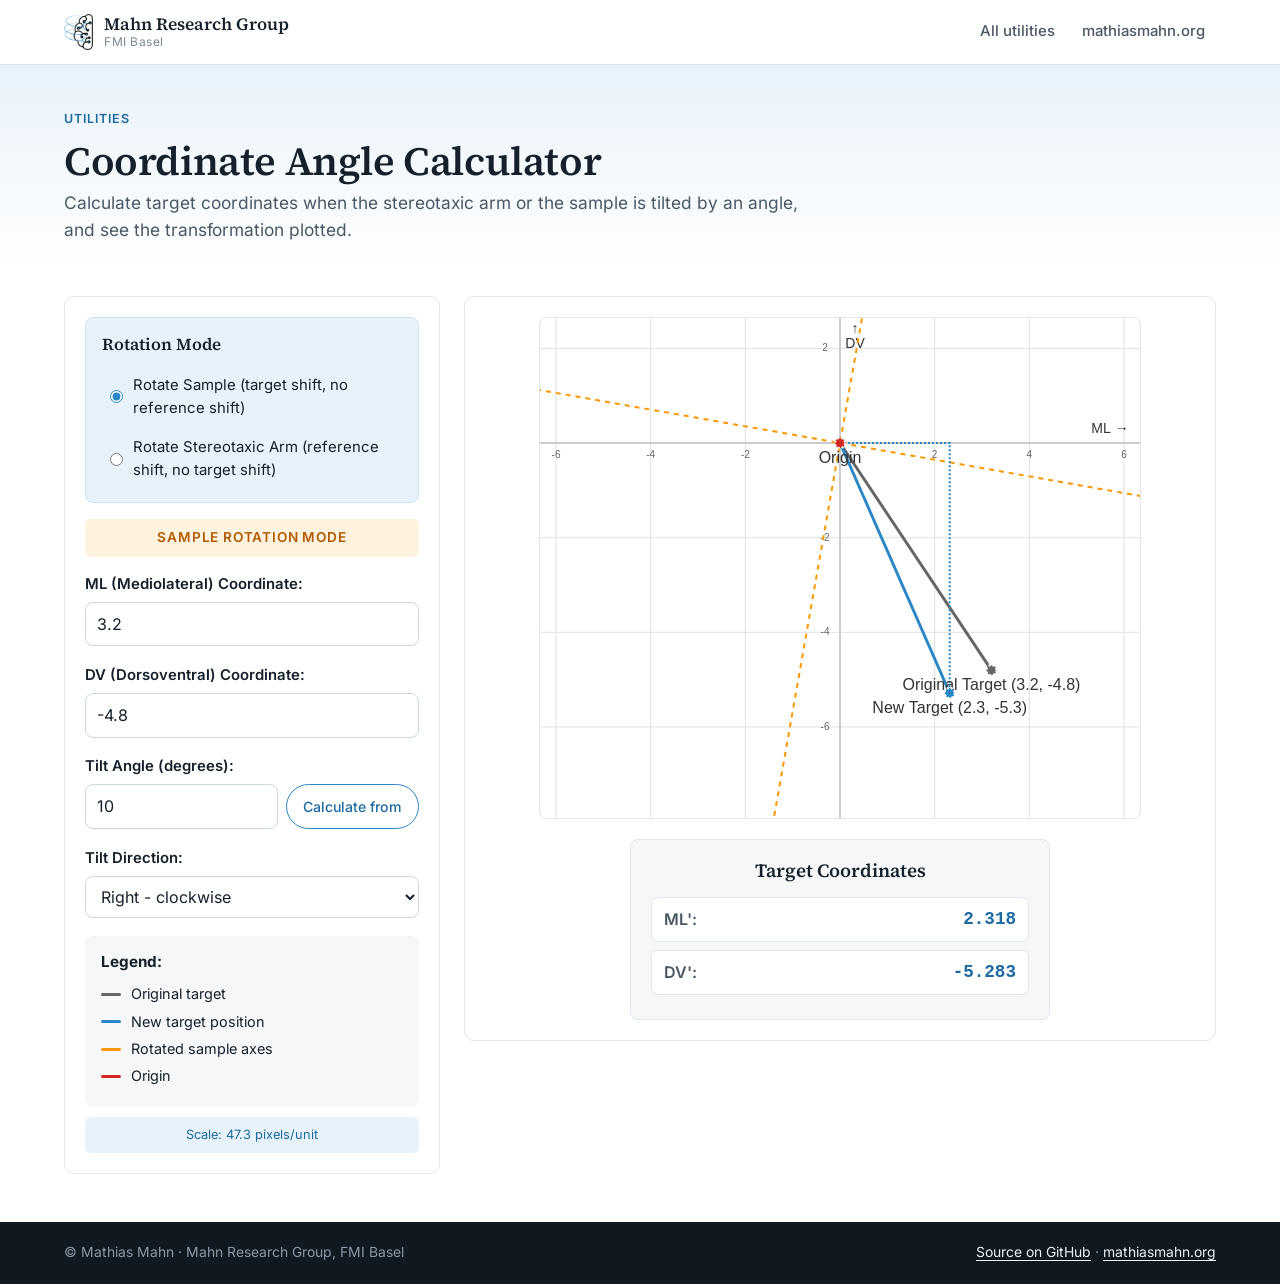
<file: coordinate_angle_calculator/index.html>
<!DOCTYPE html>
<html lang="en">
<head>
    <meta charset="UTF-8">
    <meta name="viewport" content="width=device-width, initial-scale=1.0">
    <title>Coordinate Angle Calculator · Mahn Research Group</title>
    <link rel="icon" type="image/png" href="../assets/favicon.png">
    <link rel="stylesheet" href="../assets/mahn.css">
    <style>
        .container {
            max-width: var(--mm-wrap);
            margin: 0 auto;
            padding: 1.5rem var(--mm-gutter) 3rem;
        }

        .content {
            display: grid;
            grid-template-columns: minmax(0, 1fr) minmax(0, 2fr);
            gap: 1.5rem;
            align-items: start;
        }

        .controls {
            padding: 1.25rem;
            background: var(--mm-paper);
            border: 1px solid var(--mm-line);
            border-radius: var(--mm-radius);
        }

        .form-group { margin-bottom: 1.1rem; }

        label {
            display: block;
            margin-bottom: 6px;
            font-weight: 600;
            font-size: 0.93rem;
            color: var(--mm-ink);
        }

        input, select {
            width: 100%;
            padding: 9px 11px;
            font-size: 1rem;
        }

        .calculate-btn {
            width: 100%;
            padding: 0.7rem;
            background: var(--mm-accent);
            color: white;
            border: 1px solid var(--mm-accent);
            border-radius: 999px;
            font: inherit;
            font-size: 1rem;
            font-weight: 600;
            cursor: pointer;
            margin-top: 1rem;
        }
        .calculate-btn:hover { background: var(--mm-accent-strong); }

        .rotation-mode {
            background: var(--mm-accent-wash);
            border: 1px solid #cfe2f1;
            border-radius: 8px;
            padding: 0.9rem 1rem;
            margin-bottom: 1rem;
        }

        .rotation-mode h4 {
            margin: 0 0 0.6rem;
            font-family: var(--mm-font-display);
            font-size: 1.05rem;
            font-weight: 600;
            color: var(--mm-ink);
        }

        .radio-group {
            display: flex;
            flex-direction: column;
            gap: 4px;
        }

        .radio-option {
            display: flex;
            align-items: center;
            padding: 6px 8px;
            border-radius: 6px;
            transition: background-color 0.2s;
        }
        .radio-option:hover { background: rgba(43, 134, 197, 0.1); }

        .radio-option input[type="radio"] {
            width: auto;
            margin: 0 10px 0 0;
        }

        .radio-option label {
            margin: 0;
            font-weight: 400;
            cursor: pointer;
            flex: 1;
        }

        .visualization {
            padding: 1.25rem;
            background: var(--mm-paper);
            border: 1px solid var(--mm-line);
            border-radius: var(--mm-radius);
            display: flex;
            flex-direction: column;
            align-items: center;
        }

        #canvas {
            max-width: 100%;
            height: auto;
            border: 1px solid var(--mm-line);
            border-radius: 8px;
            background: white;
        }

        .results {
            margin-top: 1.25rem;
            padding: 1rem 1.25rem;
            background: var(--mm-paper-alt);
            border-radius: 8px;
            border: 1px solid var(--mm-line);
            width: 100%;
            max-width: 420px;
        }

        .results h3 {
            margin: 0 0 0.75rem;
            font-family: var(--mm-font-display);
            font-weight: 600;
            color: var(--mm-ink);
            text-align: center;
        }

        .coord-result {
            display: flex;
            justify-content: space-between;
            align-items: center;
            margin: 8px 0;
            padding: 8px 12px;
            background: white;
            border-radius: 6px;
            border: 1px solid var(--mm-line);
        }

        .coord-label { font-weight: 600; color: var(--mm-ink-soft); }

        .coord-value {
            font-family: var(--mm-font-mono);
            font-weight: 700;
            color: var(--mm-accent-strong);
            font-size: 1.1em;
        }

        .original-coords { background: var(--mm-paper-alt); border: 1px solid var(--mm-line); }
        .original-coords .coord-value { color: #666; }

        @media (max-width: 768px) {
            .content { grid-template-columns: 1fr; }
        }

        .legend {
            margin-top: 1rem;
            padding: 0.9rem 1rem;
            background: var(--mm-paper-alt);
            border-radius: 8px;
            font-size: 0.9rem;
        }
        .legend h4 { font-size: 0.95rem; }

        .legend-item {
            display: flex;
            align-items: center;
            margin: 5px 0;
        }

        .legend-color {
            width: 20px;
            height: 3px;
            margin-right: 10px;
            border-radius: 2px;
        }

        .scale-info {
            margin-top: 10px;
            padding: 8px 10px;
            background: var(--mm-accent-wash);
            border-radius: 6px;
            font-size: 0.8rem;
            color: var(--mm-accent-strong);
            text-align: center;
        }

        .mode-indicator {
            text-align: center;
            padding: 8px;
            margin: 0 0 1rem;
            border-radius: 6px;
            font-weight: 600;
            font-size: 0.85rem;
            letter-spacing: 0.06em;
        }

        .mode-arm { background: var(--mm-good-wash); color: var(--mm-good); }
        .mode-sample { background: #fff3e0; color: #b25a00; }

        /* tilt angle + "calculate from measurements" helper */
        .angle-input-row {
            display: flex;
            gap: 8px;
            align-items: stretch;
        }
        .angle-input-row input { flex: 1; min-width: 0; }

        .calculate-from-btn {
            padding: 0 1rem;
            background: var(--mm-paper);
            color: var(--mm-accent-strong);
            border: 1px solid var(--mm-accent);
            border-radius: 999px;
            font: inherit;
            font-size: 0.88rem;
            font-weight: 500;
            cursor: pointer;
            white-space: nowrap;
        }
        .calculate-from-btn:hover { background: var(--mm-accent); color: white; }

        .angle-calculation-section {
            margin-bottom: 10px;
            padding: 0.9rem 1rem;
            background: var(--mm-accent-wash);
            border: 1px solid #cfe2f1;
            border-radius: 8px;
            display: none;
        }
        .angle-calculation-section.visible { display: block; }

        .angle-calculation-section h4 {
            margin: 0 0 0.6rem;
            font-family: var(--mm-font-display);
            font-weight: 600;
            font-size: 1rem;
            color: var(--mm-ink);
        }

        .calc-input-group { margin-bottom: 10px; }
        .calc-input-group:last-child { margin-bottom: 0; }

        .calc-input-group label {
            display: block;
            margin-bottom: 4px;
            font-size: 0.85rem;
            font-weight: 600;
            color: var(--mm-ink);
        }

        .calc-input-group input {
            width: 100%;
            padding: 7px 10px;
            font-size: 0.95rem;
        }

        .calculated-angle-display {
            margin-top: 10px;
            padding: 8px 10px;
            background: white;
            border-radius: 6px;
            border: 1px solid #cfe2f1;
            text-align: center;
            font-weight: 600;
            color: var(--mm-accent-strong);
        }
    </style>
</head>
<body>
<header class="mm-header">
    <div class="mm-wrap mm-bar">
        <a class="mm-brand" href="https://mathiasmahn.org/">
            <img src="../assets/logo-mark.png" alt="" width="30" height="38">
            <span class="mm-brand-text"><span class="mm-brand-name">Mahn Research Group</span><span class="mm-brand-sub">FMI Basel</span></span>
        </a>
        <nav class="mm-nav" aria-label="Main">
            <a href="../">All utilities</a>
            <a href="https://mathiasmahn.org/">mathiasmahn.org</a>
        </nav>
    </div>
</header>

<section class="mm-hero">
    <div class="mm-wrap">
        <p class="mm-eyebrow">Utilities</p>
        <h1>Coordinate Angle Calculator</h1>
        <p class="mm-lead">Calculate target coordinates when the stereotaxic arm or the sample is tilted by an angle, and see the transformation plotted.</p>
    </div>
</section>

    <div class="container">
        
        <div class="content">
            <div class="controls">
                <div class="rotation-mode">
                    <h4>Rotation Mode</h4>
                    <div class="radio-group">
                        <div class="radio-option">
                            <input type="radio" id="mode-sample" name="rotation-mode" value="sample" checked>
                            <label for="mode-sample">Rotate Sample (target shift, no reference shift)</label>
                        </div>
                        <div class="radio-option">
                            <input type="radio" id="mode-arm" name="rotation-mode" value="arm">
                            <label for="mode-arm">Rotate Stereotaxic Arm (reference shift, no target shift)</label>
                        </div>
                    </div>
                </div>

                <div class="mode-indicator" id="mode-indicator">
                    ARM ROTATION MODE
                </div>
                
                <div class="form-group">
                    <label for="ml-input">ML (Mediolateral) Coordinate:</label>
                    <input type="number" id="ml-input" value="3.2" step="0.01">
                </div>
                
                <div class="form-group">
                    <label for="dv-input">DV (Dorsoventral) Coordinate:</label>
                    <input type="number" id="dv-input" value="-4.8" step="0.01" max="0">
                </div>
                
                <div class="form-group">
                    <label for="angle-input">Tilt Angle (degrees):</label>
                    <div id="angle-calculation-section" class="angle-calculation-section">
                        <h4>Calculate Angle From Measurements</h4>
                        <div class="calc-input-group">
                            <label for="circle-diameter-input">Calibration Circle Diameter (cm):</label>
                            <input type="number" id="circle-diameter-input" value="10" step="0.1" min="0.1">
                        </div>
                        <div class="calc-input-group">
                            <label for="tool-difference-input">Max Difference in Tool Lines (10 µm/line):</label>
                            <input type="number" id="tool-difference-input" value="10" step="1" min="0">
                        </div>
                        <div class="calculated-angle-display" id="calculated-angle-display">
                            Calculated Angle: <span id="calculated-angle-value">0.00°</span>
                        </div>
                    </div>
                    <div class="angle-input-row">
                        <input type="number" id="angle-input" value="10" min="0" max="45" step="0.01">
                        <button type="button" class="calculate-from-btn" id="calculate-from-btn">Calculate from</button>
                    </div>
                </div>
                
                <div class="form-group">
                    <label for="direction-select">Tilt Direction:</label>
                    <select id="direction-select">
                        <option value="right">Right - clockwise</option>
                        <option value="left">Left - counterclockwise</option>
                    </select>
                </div>

                <div class="legend">
                    <h4 style="margin: 0 0 10px 0;">Legend:</h4>
                    <div class="legend-item">
                        <div class="legend-color" style="background: #666;"></div>
                        <span>Original target</span>
                    </div>
                    <div class="legend-item">
                        <div class="legend-color" style="background: #2b86c5;"></div>
                        <span id="legend-new">New coordinates</span>
                    </div>
                    <div class="legend-item">
                        <div class="legend-color" id="legend-axes-color" style="background: #000000;"></div>
                        <span id="legend-axes">Tilted axes</span>
                    </div>
                    <div class="legend-item">
                        <div class="legend-color" style="background: #d4271c;"></div>
                        <span>Origin</span>
                    </div>
                </div>
                
                <div class="scale-info" id="scale-info">
                    Scale: Auto-adjusting...
                </div>
            </div>
            
            <div class="visualization">
                <canvas id="canvas" width="600" height="500"></canvas>
                
                <div class="results" id="results" style="display: none;">
                    <h3 id="results-title">Results</h3>
                    
                    <div id="original-coords-section" style="display: none;">
                    </div>
                    
                    <div class="coord-result">
                        <span class="coord-label" id="ml-label">ML':</span>
                        <span class="coord-value" id="ml-result">-</span>
                    </div>
                    <div class="coord-result">
                        <span class="coord-label" id="dv-label">DV':</span>
                        <span class="coord-value" id="dv-result">-</span>
                    </div>
                </div>
            </div>
        </div>
    </div>

<footer class="mm-footer">
    <div class="mm-wrap">
        <span>© Mathias Mahn · Mahn Research Group, FMI Basel</span>
        <span><a href="https://github.com/MathiasMahn/utilities">Source on GitHub</a> · <a href="https://mathiasmahn.org/">mathiasmahn.org</a></span>
    </div>
</footer>


    <script>
        function getRotationMode() {
            return document.querySelector('input[name="rotation-mode"]:checked').value;
        }

        function toggleAngleCalculation() {
            const section = document.getElementById('angle-calculation-section');
            section.classList.toggle('visible');

            // If visible, calculate the angle immediately
            if (section.classList.contains('visible')) {
                calculateAngleFromMeasurements();
            }
        }

        function calculateAngleFromMeasurements() {
            const circleDiameterCm = parseFloat(document.getElementById('circle-diameter-input').value);
            const toolDifferenceLines = parseFloat(document.getElementById('tool-difference-input').value);

            if (isNaN(circleDiameterCm) || isNaN(toolDifferenceLines) || circleDiameterCm <= 0) {
                return;
            }

            // Convert units:
            // Circle diameter: cm to mm
            const circleDiameterMm = circleDiameterCm * 10;

            // Tool difference: lines * 10 µm/line = µm, then µm to mm
            const toolDifferenceMm = (toolDifferenceLines * 10) / 1000;

            // Calculate angle using the formula:
            // α = arcsin(tool_difference_mm / circle_diameter_mm) × 180/π
            const ratio = toolDifferenceMm / circleDiameterMm;

            // Ensure ratio is within valid range for arcsin
            if (Math.abs(ratio) > 1) {
                document.getElementById('calculated-angle-value').textContent = 'Invalid (ratio > 1)';
                return;
            }

            const angleRad = Math.asin(ratio);
            const angleDeg = angleRad * (180 / Math.PI);

            // Update the display
            document.getElementById('calculated-angle-value').textContent = angleDeg.toFixed(2) + '°';

            // Update the angle input
            document.getElementById('angle-input').value = angleDeg.toFixed(2);

            // Recalculate the coordinates
            calculate();
        }

        function updateModeIndicator() {
            const mode = getRotationMode();
            const indicator = document.getElementById('mode-indicator');
            const legendNew = document.getElementById('legend-new');
            const legendAxes = document.getElementById('legend-axes');
            const legendAxesColor = document.getElementById('legend-axes-color');
            
            if (mode === 'arm') {
                indicator.textContent = 'ARM ROTATION MODE';
                indicator.className = 'mode-indicator mode-arm';
                legendNew.textContent = 'Target Coordinates';
                legendAxes.textContent = 'Tilted stereotax axes';
                legendAxesColor.style.background = '#000000'; // Black for arm mode
            } else {
                indicator.textContent = 'SAMPLE ROTATION MODE';
                indicator.className = 'mode-indicator mode-sample';
                legendNew.textContent = 'New target position';
                legendAxes.textContent = 'Rotated sample axes';
                legendAxesColor.style.background = '#ff9800'; // Orange for sample mode
            }
        }

        function calculateAutoScale(canvas, coordinates) {
            const maxCoordValue = Math.max(...coordinates.map(coord => Math.abs(coord)));
            const maxCanvasSize = Math.min(canvas.width, canvas.height) * 0.4;
            const calculatedScale = Math.max(maxCanvasSize / (maxCoordValue * 0.8), 5);
            return calculatedScale;
        }

        function calculate() {
            const x = parseFloat(document.getElementById('ml-input').value);
            const z = parseFloat(document.getElementById('dv-input').value);
            const angle = parseFloat(document.getElementById('angle-input').value);
            const direction = document.getElementById('direction-select').value;
            const mode = getRotationMode();
            
            let angleRad;
            if (direction === 'left') {
                angleRad = angle * (Math.PI / 180);
            } else {
                angleRad = (-angle) * (Math.PI / 180);
            }
            
            let xc, zc;
            
            if (mode === 'arm') {
                // ARM ROTATION: Calculate new coordinates to reach same target
                xc = x * Math.cos(angleRad) + z * Math.sin(angleRad);
                zc = -x * Math.sin(angleRad) + z * Math.cos(angleRad);
            } else {
                // SAMPLE ROTATION: Calculate new target position
                // When sample rotates, the target moves in the opposite direction
                const sampleAngleRad = angleRad; // Opposite rotation
                xc = x * Math.cos(sampleAngleRad) - z * Math.sin(sampleAngleRad);
                zc = x * Math.sin(sampleAngleRad) + z * Math.cos(sampleAngleRad);
            }
            
            // Get canvas and clear it
            const canvas = document.getElementById('canvas');
            const ctx = canvas.getContext('2d');
            ctx.clearRect(0, 0, canvas.width, canvas.height);
            
            // Set up coordinate system
            const centerX = canvas.width / 2;
            const centerY = canvas.height / 4;
            
            // Auto-calculate scale
            const allCoordinates = [x, z, xc, zc];
            const scale = calculateAutoScale(canvas, allCoordinates);
            
            // Update scale info display
            document.getElementById('scale-info').textContent = `Scale: ${scale.toFixed(1)} pixels/unit`;
            
            // Draw grid
            drawGrid(ctx, centerX, centerY, scale, canvas);
            
            // Transform coordinates for display
            const displayX = x * scale;
            const displayZ = -z * scale;
            const displayXc = xc * scale;
            const displayZc = -zc * scale;
            
            if (mode === 'arm') {
                drawArmRotationVisualization(ctx, centerX, centerY, scale, angleRad, 
                    displayX, displayZ, displayXc, displayZc, x, z, xc, zc);
            } else {
                drawSampleRotationVisualization(ctx, centerX, centerY, scale, angleRad,
                    displayX, displayZ, displayXc, displayZc, x, z, xc, zc);
            }
            
            // Update results display
            updateResults(mode, x, z, xc, zc);
        }

        function drawArmRotationVisualization(ctx, centerX, centerY, scale, angleRad, 
                                           displayX, displayZ, displayXc, displayZc, x, z, xc, zc) {
            // Draw tilted axes (stereotax arm axes) - BLACK
            ctx.strokeStyle = '#000000';
            ctx.lineWidth = 2;
            ctx.setLineDash([5, 5]);
            
            const tiltedXAxisX = Math.cos(angleRad);
            const tiltedXAxisY = Math.sin(angleRad);
            const tiltedZAxisX = -Math.sin(angleRad);
            const tiltedZAxisY = Math.cos(angleRad);
            
            // Draw tilted X-axis
            ctx.beginPath();
            ctx.moveTo(centerX - tiltedXAxisX * scale * 8, centerY + tiltedXAxisY * scale * 8);
            ctx.lineTo(centerX + tiltedXAxisX * scale * 8, centerY - tiltedXAxisY * scale * 8);
            ctx.stroke();
            
            // Draw tilted Z-axis
            ctx.beginPath();
            ctx.moveTo(centerX - tiltedZAxisX * scale * 8, centerY + tiltedZAxisY * scale * 8);
            ctx.lineTo(centerX + tiltedZAxisX * scale * 8, centerY - tiltedZAxisY * scale * 8);
            ctx.stroke();
            
            // Draw original coordinate construction
            ctx.strokeStyle = '#666';
            ctx.lineWidth = 2;
            ctx.setLineDash([2, 2]);
            ctx.beginPath();
            ctx.moveTo(centerX, centerY);
            ctx.lineTo(centerX + displayX, centerY);
            ctx.lineTo(centerX + displayX, centerY + displayZ);
            ctx.stroke();
            
            // Draw new coordinate construction (along tilted axes)
            const newXEndX = centerX + xc * tiltedXAxisX * scale;
            const newXEndY = centerY - xc * tiltedXAxisY * scale;
            const newZEndX = centerX + zc * tiltedZAxisX * scale;
            const newZEndY = centerY - zc * tiltedZAxisY * scale;
            
            ctx.strokeStyle = '#2b86c5';
            ctx.lineWidth = 2;
            ctx.setLineDash([3, 3]);
            ctx.beginPath();
            ctx.moveTo(centerX, centerY);
            ctx.lineTo(newXEndX, newXEndY);
            ctx.lineTo(centerX + displayX, centerY + displayZ);
            ctx.stroke();
            
            // Draw points
            drawPoint(ctx, centerX, centerY, '#d4271c', 'Origin');
            drawPoint(ctx, centerX + displayX, centerY + displayZ, '#666', 
                `Target (${x.toFixed(1)}, ${z.toFixed(1)})`);
        }

        function drawSampleRotationVisualization(ctx, centerX, centerY, scale, angleRad,
                                              displayX, displayZ, displayXc, displayZc, x, z, xc, zc) {
            // Draw rotated sample axes - ORANGE
            ctx.strokeStyle = '#ff9800';
            ctx.lineWidth = 2;
            ctx.setLineDash([5, 5]);
            
            // Sample rotates opposite to arm rotation
            const sampleAngleRad = angleRad;
            const rotatedXAxisX = Math.cos(sampleAngleRad);
            const rotatedXAxisY = Math.sin(sampleAngleRad);
            const rotatedZAxisX = -Math.sin(sampleAngleRad);
            const rotatedZAxisY = Math.cos(sampleAngleRad);
            
            // Draw rotated sample X-axis
            ctx.beginPath();
            ctx.moveTo(centerX - rotatedXAxisX * scale * 8, centerY + rotatedXAxisY * scale * 8);
            ctx.lineTo(centerX + rotatedXAxisX * scale * 8, centerY - rotatedXAxisY * scale * 8);
            ctx.stroke();
            
            // Draw rotated sample Z-axis
            ctx.beginPath();
            ctx.moveTo(centerX - rotatedZAxisX * scale * 8, centerY + rotatedZAxisY * scale * 8);
            ctx.lineTo(centerX + rotatedZAxisX * scale * 8, centerY - rotatedZAxisY * scale * 8);
            ctx.stroke();
            
            // Draw original target position
            ctx.strokeStyle = '#666';
            ctx.lineWidth = 3;
            ctx.setLineDash([]);
            ctx.beginPath();
            ctx.moveTo(centerX, centerY);
            ctx.lineTo(centerX + displayX, centerY + displayZ);
            ctx.stroke();
            
            // Draw new target position
            ctx.strokeStyle = '#2b86c5';
            ctx.lineWidth = 3;
            ctx.setLineDash([]);
            ctx.beginPath();
            ctx.moveTo(centerX, centerY);
            ctx.lineTo(centerX + displayXc, centerY + displayZc);
            ctx.stroke();
            
            // Draw construction lines for new target
            ctx.strokeStyle = '#2b86c5';
            ctx.lineWidth = 2;
            ctx.setLineDash([2, 2]);
            ctx.beginPath();
            ctx.moveTo(centerX, centerY);
            ctx.lineTo(centerX + displayXc, centerY);
            ctx.lineTo(centerX + displayXc, centerY + displayZc);
            ctx.stroke();
            
            // Draw points
            drawPoint(ctx, centerX, centerY, '#d4271c', 'Origin');
            drawPoint(ctx, centerX + displayX, centerY + displayZ, '#666', 
                `Original Target (${x.toFixed(1)}, ${z.toFixed(1)})`);
            drawPoint(ctx, centerX + displayXc, centerY + displayZc, '#2b86c5', 
                `New Target (${xc.toFixed(1)}, ${zc.toFixed(1)})`);
        }

        function updateResults(mode, x, z, xc, zc) {
            const resultsTitle = document.getElementById('results-title');
            const originalCoordsSection = document.getElementById('original-coords-section');
            const mlLabel = document.getElementById('ml-label');
            const dvLabel = document.getElementById('dv-label');
            
    
            resultsTitle.textContent = 'Target Coordinates';
            originalCoordsSection.style.display = 'none';
            mlLabel.textContent = 'ML\':';
            dvLabel.textContent = 'DV\':';
            
            document.getElementById('ml-result').textContent = xc.toFixed(3);
            document.getElementById('dv-result').textContent = zc.toFixed(3);
            document.getElementById('results').style.display = 'block';
        }
        
        function drawGrid(ctx, centerX, centerY, scale, canvas) {
            ctx.strokeStyle = '#e0e0e0';
            ctx.lineWidth = 1;
            ctx.setLineDash([]);
            
            let gridStep = 1;
            
            if (scale < 10) {
                gridStep = 10;
            } else if (scale < 30) {
                gridStep = 5;
            } else if (scale < 60) {
                gridStep = 2;
            } else {
                gridStep = 1;
            }
            
            if (scale > 200) {
                gridStep = 0.5;
            } else if (scale > 400) {
                gridStep = 0.2;
            }
            
            const maxStepsX = Math.ceil(centerX / (scale * gridStep));
            const maxStepsY = Math.ceil(centerY / (scale * gridStep));
            const totalSteps = Math.max(maxStepsX, maxStepsY);
            
            // Draw vertical grid lines
            for (let i = -totalSteps; i <= totalSteps; i++) {
                const gridValue = i * gridStep;
                const x = centerX + gridValue * scale;
                if (x >= 0 && x <= canvas.width) {
                    ctx.beginPath();
                    ctx.moveTo(x, 0);
                    ctx.lineTo(x, canvas.height);
                    ctx.stroke();
                    
                    if (gridValue !== 0 && (Math.abs(i) % Math.max(1, Math.floor(3 / gridStep)) === 0)) {
                        ctx.fillStyle = '#666';
                        ctx.font = '10px Arial';
                        ctx.textAlign = 'center';
                        ctx.fillText(gridValue.toString(), x, centerY + 15);
                    }
                }
            }
            
            // Draw horizontal grid lines
            for (let i = -totalSteps; i <= totalSteps; i++) {
                const gridValue = i * gridStep;
                const y = centerY - gridValue * scale;
                if (y >= 0 && y <= canvas.height) {
                    ctx.beginPath();
                    ctx.moveTo(0, y);
                    ctx.lineTo(canvas.width, y);
                    ctx.stroke();
                    
                    if (gridValue !== 0 && (Math.abs(i) % Math.max(1, Math.floor(3 / gridStep)) === 0)) {
                        ctx.fillStyle = '#666';
                        ctx.font = '10px Arial';
                        ctx.textAlign = 'center';
                        ctx.fillText(gridValue.toString(), centerX - 15, y + 3);
                    }
                }
            }
            
            // Draw main axes
            ctx.strokeStyle = '#ccc';
            ctx.lineWidth = 2;
            
            // X-axis
            ctx.beginPath();
            ctx.moveTo(0, centerY);
            ctx.lineTo(canvas.width, centerY);
            ctx.stroke();
            
            // Y-axis
            ctx.beginPath();
            ctx.moveTo(centerX, 0);
            ctx.lineTo(centerX, canvas.height);
            ctx.stroke();
            
            // Add axis labels
            ctx.fillStyle = '#333';
            ctx.font = '14px Arial';
            ctx.textAlign = 'center';
            ctx.fillText('ML →', canvas.width - 30, centerY - 10);
            ctx.fillText('↑', centerX + 15, 15);
            ctx.fillText('DV', centerX + 15, 30);
        }
        
        function drawPoint(ctx, x, y, color, label) {
            ctx.fillStyle = color;
            ctx.beginPath();
            ctx.arc(x, y, 5, 0, 2 * Math.PI);
            ctx.fill();
            
            ctx.strokeStyle = 'white';
            ctx.lineWidth = 2;
            ctx.stroke();
            
            if (label) {
                ctx.fillStyle = 'rgba(255, 255, 255, 0.9)';
                ctx.font = '16px Arial';
                
                ctx.fillStyle = '#333';
                ctx.fillText(label, x, y + 20);
            }
        }
        
        // Initialize
        window.onload = function() {
            updateModeIndicator();
            calculate();

            // Add event listeners
            ['ml-input', 'dv-input', 'angle-input', 'direction-select'].forEach(id => {
                document.getElementById(id).addEventListener('input', calculate);
                document.getElementById(id).addEventListener('change', calculate);
            });

            // Add mode change listener
            document.querySelectorAll('input[name="rotation-mode"]').forEach(radio => {
                radio.addEventListener('change', function() {
                    updateModeIndicator();
                    calculate();
                });
            });

            // Add calculate from button listener
            document.getElementById('calculate-from-btn').addEventListener('click', toggleAngleCalculation);

            // Add calculation input listeners
            document.getElementById('circle-diameter-input').addEventListener('input', calculateAngleFromMeasurements);
            document.getElementById('circle-diameter-input').addEventListener('change', calculateAngleFromMeasurements);
            document.getElementById('tool-difference-input').addEventListener('input', calculateAngleFromMeasurements);
            document.getElementById('tool-difference-input').addEventListener('change', calculateAngleFromMeasurements);
        };
    </script>
</body>
</html>
</file>
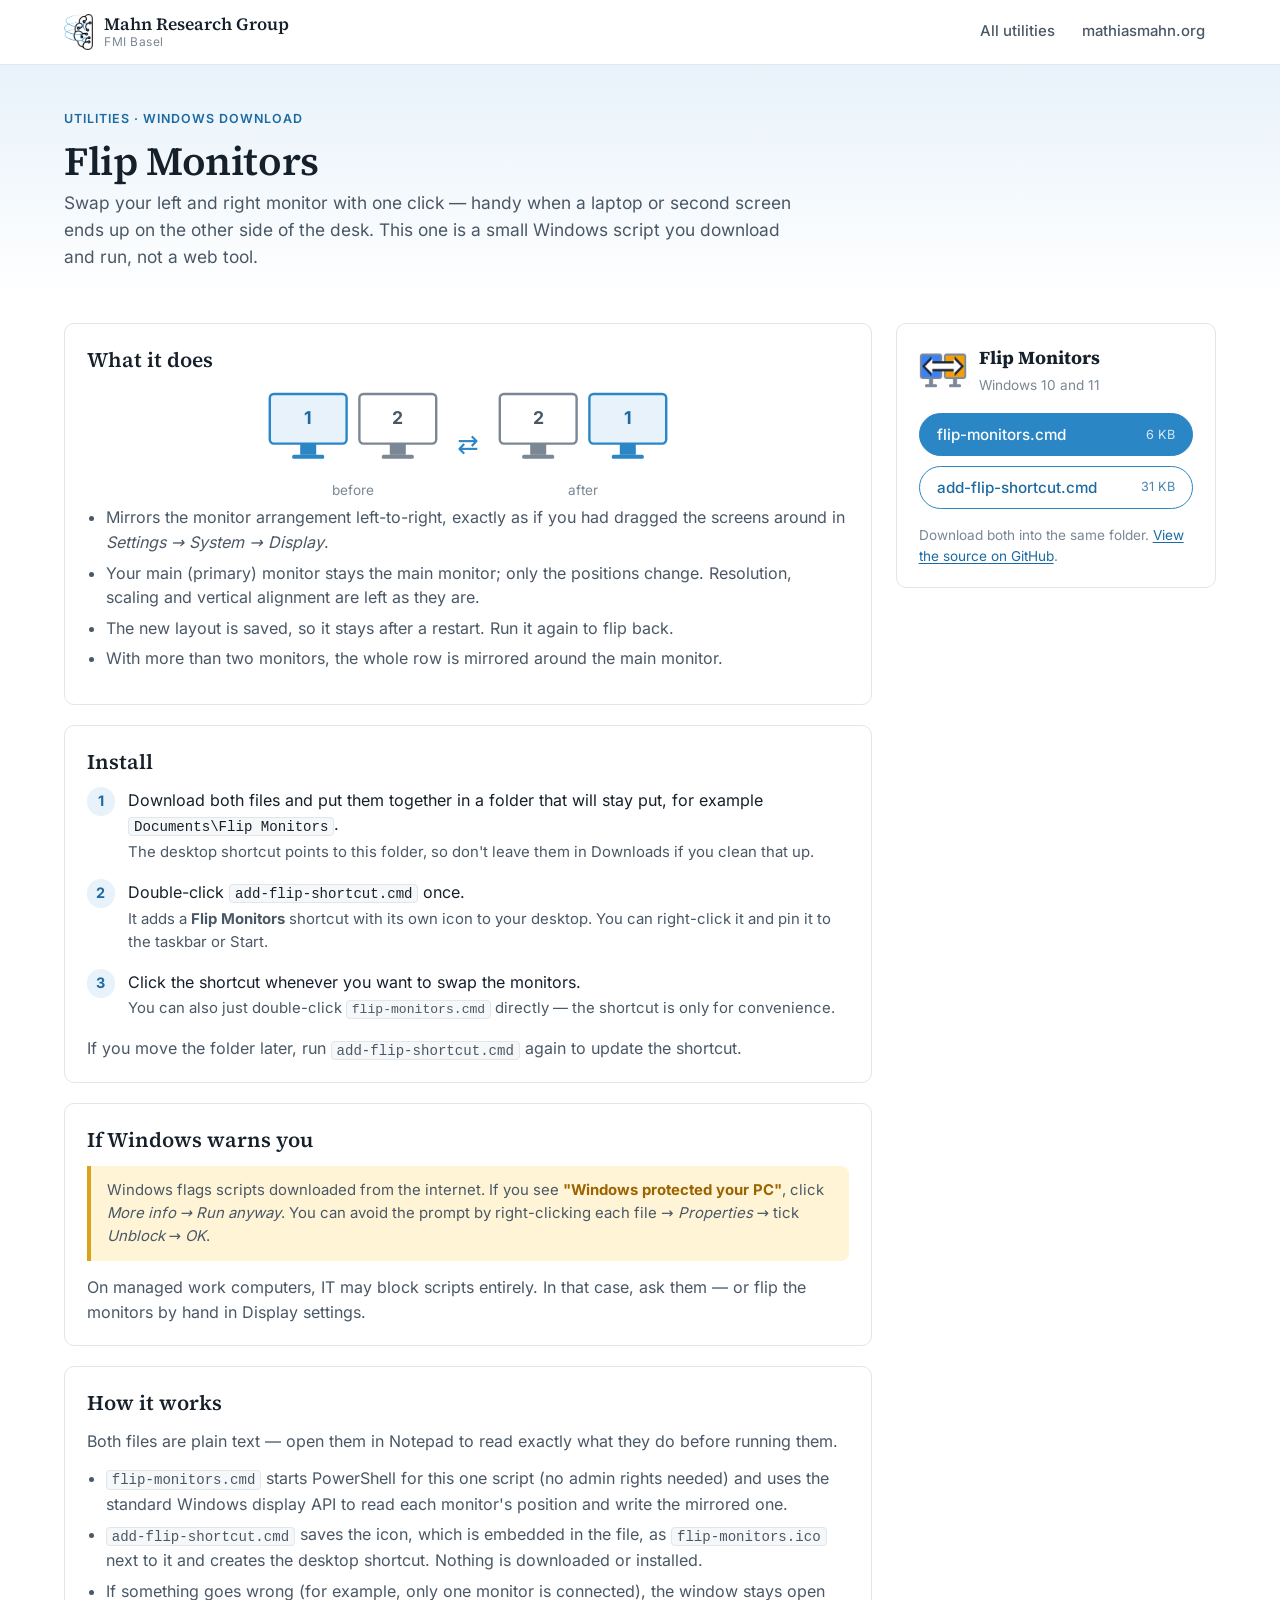
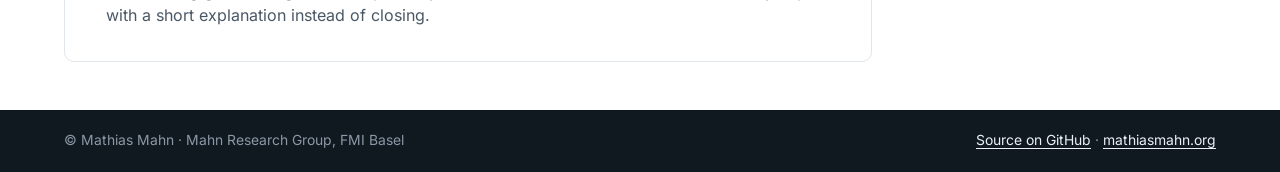
<file: flip_monitors/index.html>
<!DOCTYPE html>
<html lang="en">
<head>
    <meta charset="UTF-8">
    <meta name="viewport" content="width=device-width, initial-scale=1.0">
    <title>Flip Monitors · Mahn Research Group</title>
    <meta name="description" content="A small Windows script that swaps the left and right monitor in a two-monitor setup with one click.">
    <link rel="icon" type="image/png" href="../assets/favicon.png">
    <link rel="stylesheet" href="../assets/mahn.css">
    <style>
        .layout {
            display: grid;
            grid-template-columns: minmax(0, 1fr) 20rem;
            gap: 1.5rem;
            align-items: start;
        }
        @media (max-width: 56rem) {
            .layout { grid-template-columns: 1fr; }
        }
        .stack { display: grid; gap: 1.25rem; }

        .mm-card h2 {
            margin: 0 0 0.6rem;
            font-family: var(--mm-font-display);
            font-weight: 600;
            font-size: 1.3rem;
        }
        .mm-card p { margin: 0 0 0.8rem; color: var(--mm-ink-soft); }
        .mm-card p:last-child { margin-bottom: 0; }
        .mm-card ul { margin: 0 0 0.8rem; padding-left: 1.2rem; color: var(--mm-ink-soft); }
        .mm-card li { margin-bottom: 0.35rem; }
        code {
            font-family: var(--mm-font-mono);
            font-size: 0.88em;
            background: var(--mm-paper-alt);
            border: 1px solid var(--mm-line);
            border-radius: 4px;
            padding: 0.05em 0.35em;
        }

        /* before / after illustration */
        .flip-demo {
            display: flex;
            align-items: center;
            justify-content: center;
            gap: 1rem;
            flex-wrap: wrap;
            margin: 0.5rem 0 0.25rem;
        }
        .flip-demo svg { width: 11rem; height: auto; }
        .flip-demo .arrow { font-size: 1.6rem; color: var(--mm-accent); }
        .flip-demo figcaption { text-align: center; font-size: 0.85rem; color: var(--mm-ink-faint); }
        .flip-demo figure { margin: 0; }

        /* numbered steps */
        .steps { list-style: none; counter-reset: step; padding: 0 !important; margin: 0; }
        .steps li {
            counter-increment: step;
            position: relative;
            padding-left: 2.6rem;
            margin-bottom: 1rem !important;
            color: var(--mm-ink) !important;
        }
        .steps li::before {
            content: counter(step);
            position: absolute; left: 0; top: -0.05rem;
            width: 1.8rem; height: 1.8rem; border-radius: 50%;
            display: flex; align-items: center; justify-content: center;
            background: var(--mm-accent-wash); color: var(--mm-accent-strong);
            font-weight: 700; font-size: 0.9rem;
        }
        .steps li span { display: block; color: var(--mm-ink-soft); font-size: 0.93rem; margin-top: 0.15rem; }

        /* download box */
        .download { position: sticky; top: 1rem; }
        .download .app {
            display: flex; align-items: center; gap: 0.75rem; margin-bottom: 1rem;
        }
        .download .app img { width: 48px; height: 48px; }
        .download .app strong { display: block; font-family: var(--mm-font-display); font-size: 1.15rem; }
        .download .app span { font-size: 0.85rem; color: var(--mm-ink-faint); }
        .download .files { display: grid; gap: 0.6rem; margin-bottom: 1rem; }
        .download .mm-btn { width: 100%; justify-content: space-between; }
        .download .mm-btn small { font-weight: 400; opacity: 0.8; }
        .download .note { font-size: 0.85rem; color: var(--mm-ink-faint); margin: 0; }

        .callout {
            background: var(--mm-warn-wash);
            border-left: 4px solid #d9a21b;
            border-radius: 0 8px 8px 0;
            padding: 0.8rem 1rem;
            font-size: 0.93rem;
            color: var(--mm-ink);
        }
        .callout strong { color: var(--mm-warn); }
    </style>
</head>
<body>
<header class="mm-header">
    <div class="mm-wrap mm-bar">
        <a class="mm-brand" href="https://mathiasmahn.org/">
            <img src="../assets/logo-mark.png" alt="" width="30" height="38">
            <span class="mm-brand-text"><span class="mm-brand-name">Mahn Research Group</span><span class="mm-brand-sub">FMI Basel</span></span>
        </a>
        <nav class="mm-nav" aria-label="Main">
            <a href="../">All utilities</a>
            <a href="https://mathiasmahn.org/">mathiasmahn.org</a>
        </nav>
    </div>
</header>

<section class="mm-hero">
    <div class="mm-wrap">
        <p class="mm-eyebrow">Utilities · Windows download</p>
        <h1>Flip Monitors</h1>
        <p class="mm-lead">Swap your left and right monitor with one click — handy when a laptop or second screen ends up on the other side of the desk. This one is a small Windows script you download and run, not a web tool.</p>
    </div>
</section>

<main class="mm-main">
    <div class="mm-wrap layout">
        <div class="stack">
            <section class="mm-card">
                <h2>What it does</h2>
                <div class="flip-demo" aria-hidden="true">
                    <figure>
                        <svg viewBox="0 0 220 110" xmlns="http://www.w3.org/2000/svg">
                            <rect x="6" y="10" width="96" height="62" rx="5" fill="#e8f2fa" stroke="#2b86c5" stroke-width="3"/>
                            <rect x="118" y="10" width="96" height="62" rx="5" fill="#fff" stroke="#7b8794" stroke-width="3"/>
                            <rect x="44" y="72" width="20" height="14" fill="#2b86c5"/><rect x="34" y="86" width="40" height="5" rx="2" fill="#2b86c5"/>
                            <rect x="156" y="72" width="20" height="14" fill="#7b8794"/><rect x="146" y="86" width="40" height="5" rx="2" fill="#7b8794"/>
                            <text x="54" y="48" text-anchor="middle" font-family="Inter Variable, sans-serif" font-weight="700" font-size="22" fill="#1c6aa1">1</text>
                            <text x="166" y="48" text-anchor="middle" font-family="Inter Variable, sans-serif" font-weight="700" font-size="22" fill="#4a5866">2</text>
                        </svg>
                        <figcaption>before</figcaption>
                    </figure>
                    <span class="arrow">⇄</span>
                    <figure>
                        <svg viewBox="0 0 220 110" xmlns="http://www.w3.org/2000/svg">
                            <rect x="6" y="10" width="96" height="62" rx="5" fill="#fff" stroke="#7b8794" stroke-width="3"/>
                            <rect x="118" y="10" width="96" height="62" rx="5" fill="#e8f2fa" stroke="#2b86c5" stroke-width="3"/>
                            <rect x="44" y="72" width="20" height="14" fill="#7b8794"/><rect x="34" y="86" width="40" height="5" rx="2" fill="#7b8794"/>
                            <rect x="156" y="72" width="20" height="14" fill="#2b86c5"/><rect x="146" y="86" width="40" height="5" rx="2" fill="#2b86c5"/>
                            <text x="54" y="48" text-anchor="middle" font-family="Inter Variable, sans-serif" font-weight="700" font-size="22" fill="#4a5866">2</text>
                            <text x="166" y="48" text-anchor="middle" font-family="Inter Variable, sans-serif" font-weight="700" font-size="22" fill="#1c6aa1">1</text>
                        </svg>
                        <figcaption>after</figcaption>
                    </figure>
                </div>
                <ul>
                    <li>Mirrors the monitor arrangement left-to-right, exactly as if you had dragged the screens around in <em>Settings → System → Display</em>.</li>
                    <li>Your main (primary) monitor stays the main monitor; only the positions change. Resolution, scaling and vertical alignment are left as they are.</li>
                    <li>The new layout is saved, so it stays after a restart. Run it again to flip back.</li>
                    <li>With more than two monitors, the whole row is mirrored around the main monitor.</li>
                </ul>
            </section>

            <section class="mm-card">
                <h2>Install</h2>
                <ol class="steps">
                    <li>Download both files and put them together in a folder that will stay put, for example <code>Documents\Flip Monitors</code>.
                        <span>The desktop shortcut points to this folder, so don't leave them in Downloads if you clean that up.</span></li>
                    <li>Double-click <code>add-flip-shortcut.cmd</code> once.
                        <span>It adds a <strong>Flip Monitors</strong> shortcut with its own icon to your desktop. You can right-click it and pin it to the taskbar or Start.</span></li>
                    <li>Click the shortcut whenever you want to swap the monitors.
                        <span>You can also just double-click <code>flip-monitors.cmd</code> directly — the shortcut is only for convenience.</span></li>
                </ol>
                <p>If you move the folder later, run <code>add-flip-shortcut.cmd</code> again to update the shortcut.</p>
            </section>

            <section class="mm-card">
                <h2>If Windows warns you</h2>
                <div class="callout">
                    <p>Windows flags scripts downloaded from the internet. If you see <strong>"Windows protected your PC"</strong>, click <em>More info → Run anyway</em>. You can avoid the prompt by right-clicking each file → <em>Properties</em> → tick <em>Unblock</em> → <em>OK</em>.</p>
                </div>
                <p style="margin-top: 0.9rem;">On managed work computers, IT may block scripts entirely. In that case, ask them — or flip the monitors by hand in Display settings.</p>
            </section>

            <section class="mm-card">
                <h2>How it works</h2>
                <p>Both files are plain text — open them in Notepad to read exactly what they do before running them.</p>
                <ul>
                    <li><code>flip-monitors.cmd</code> starts PowerShell for this one script (no admin rights needed) and uses the standard Windows display API to read each monitor's position and write the mirrored one.</li>
                    <li><code>add-flip-shortcut.cmd</code> saves the icon, which is embedded in the file, as <code>flip-monitors.ico</code> next to it and creates the desktop shortcut. Nothing is downloaded or installed.</li>
                    <li>If something goes wrong (for example, only one monitor is connected), the window stays open with a short explanation instead of closing.</li>
                </ul>
            </section>
        </div>

        <aside class="mm-card download" aria-label="Download">
            <div class="app">
                <img src="flip-monitors.ico" alt="" width="48" height="48">
                <div><strong>Flip Monitors</strong><span>Windows 10 and 11</span></div>
            </div>
            <div class="files">
                <a class="mm-btn mm-btn--primary" href="flip-monitors.cmd" download>flip-monitors.cmd <small>6 KB</small></a>
                <a class="mm-btn" href="add-flip-shortcut.cmd" download>add-flip-shortcut.cmd <small>31 KB</small></a>
            </div>
            <p class="note">Download both into the same folder. <a href="https://github.com/MathiasMahn/utilities/tree/main/flip_monitors">View the source on GitHub</a>.</p>
        </aside>
    </div>
</main>

<footer class="mm-footer">
    <div class="mm-wrap">
        <span>© Mathias Mahn · Mahn Research Group, FMI Basel</span>
        <span><a href="https://github.com/MathiasMahn/utilities">Source on GitHub</a> · <a href="https://mathiasmahn.org/">mathiasmahn.org</a></span>
    </div>
</footer>
</body>
</html>
</file>
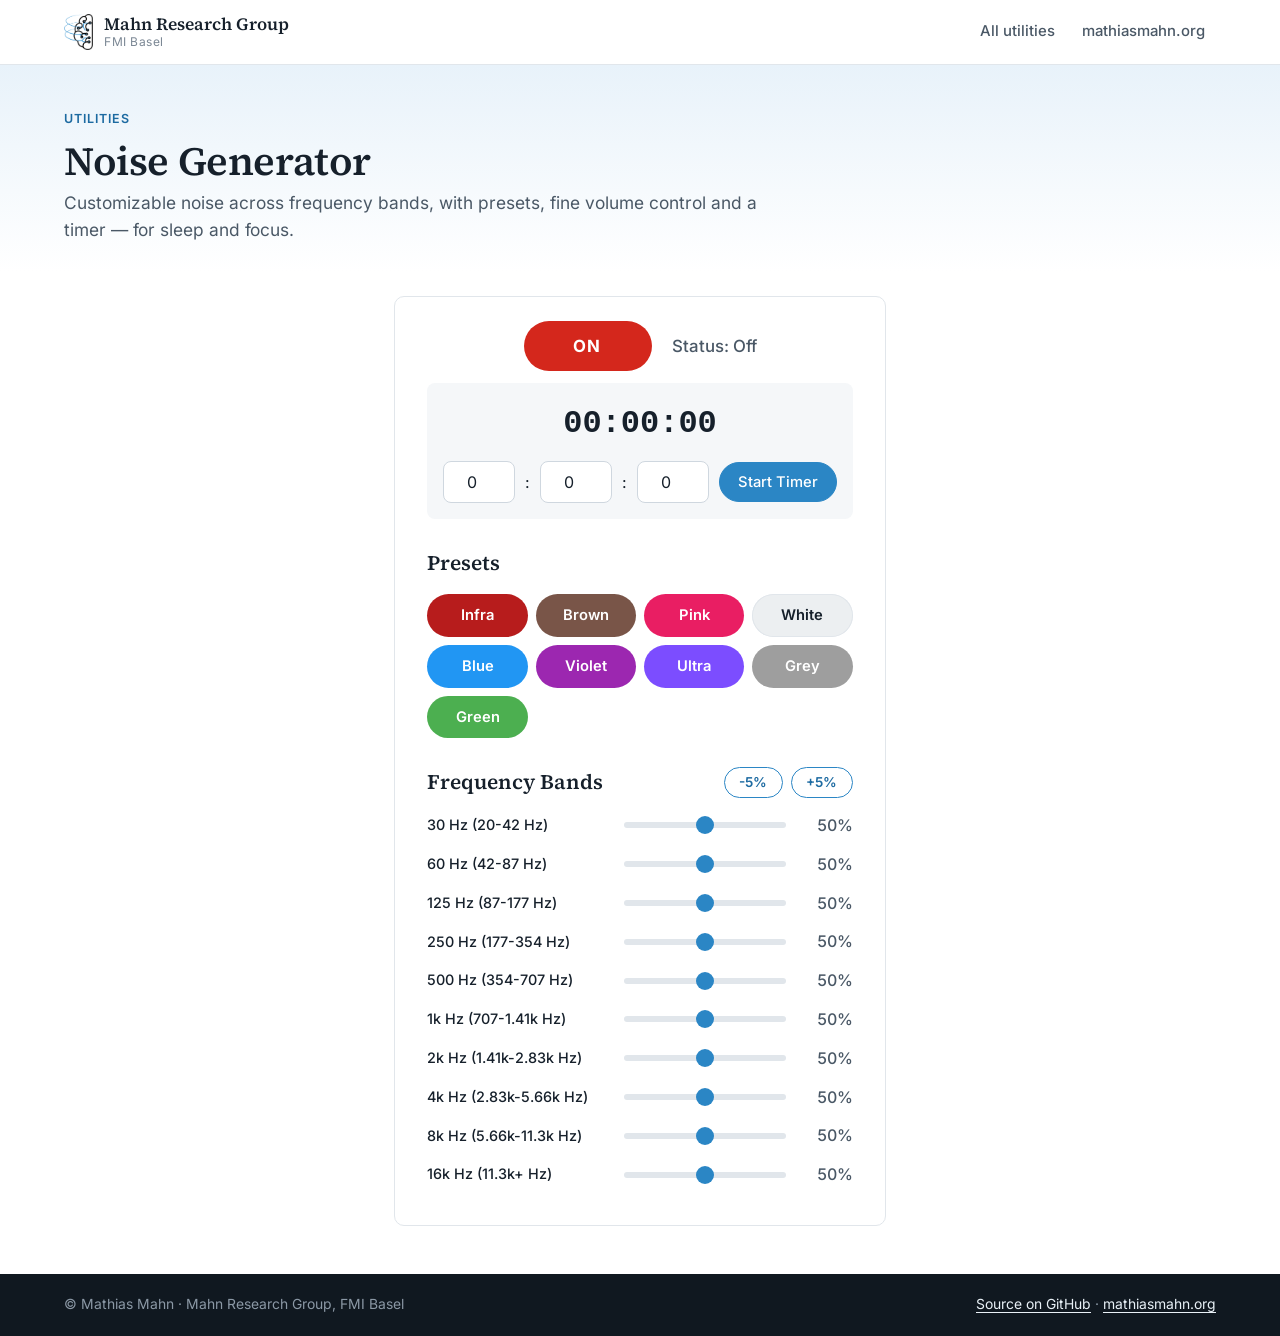
<file: noise_generator/index.html>
<!DOCTYPE html>
<html lang="en">
<head>
    <meta charset="UTF-8">
    <meta name="viewport" content="width=device-width, initial-scale=1.0">
    <title>Noise Generator · Mahn Research Group</title>
    <link rel="icon" type="image/png" href="../assets/favicon.png">
    <link rel="stylesheet" href="../assets/mahn.css">
    <style>
        .container {
            max-width: 52rem;
            margin: 1.5rem auto 3rem;
            padding: 1.5rem clamp(1rem, 4vw, 2rem);
            background: var(--mm-paper);
            border: 1px solid var(--mm-line);
            border-radius: var(--mm-radius);
        }
        @media (max-width: 54rem) {
            .container { margin-inline: var(--mm-gutter); }
        }

        .controls {
            display: flex;
            justify-content: center;
            align-items: center;
            gap: 20px;
            margin-bottom: 0.75rem;
        }

        .btn-toggle {
            min-width: 8rem;
            padding: 0.75rem 2rem;
            font: inherit;
            font-size: 1.05rem;
            font-weight: 700;
            letter-spacing: 0.06em;
            text-transform: uppercase;
            border: none;
            border-radius: 999px;
            cursor: pointer;
            color: white;
            background: var(--mm-good);
            transition: background-color 0.15s, box-shadow 0.15s;
        }
        .btn-toggle.on { background: var(--mm-good); }
        .btn-toggle.on:hover { box-shadow: 0 4px 14px rgba(46, 125, 79, 0.35); }
        .btn-toggle.off { background: var(--mm-signal); }
        .btn-toggle.off:hover { box-shadow: 0 4px 14px rgba(212, 39, 28, 0.35); }

        .status { font-size: 1.05rem; color: var(--mm-ink-soft); font-weight: 500; }
        .status.active { color: var(--mm-good); }

        .timer {
            background: var(--mm-paper-alt);
            border-radius: 8px;
            padding: 0.25rem 1rem 1rem;
            text-align: center;
            margin-bottom: 1.75rem;
        }

        .timer-controls {
            display: flex;
            justify-content: center;
            align-items: center;
            gap: 10px;
            flex-wrap: wrap;
        }

        .timer-input {
            width: 4.5rem;
            padding: 8px;
            font-size: 1rem;
            text-align: center;
        }

        #startTimerBtn {
            padding: 0.5rem 1.1rem !important;
            font: inherit;
            font-size: 0.92rem !important;
            font-weight: 500;
            background: var(--mm-accent) !important;
            color: white;
            border: 1px solid var(--mm-accent);
            border-radius: 999px;
            cursor: pointer;
        }
        #startTimerBtn:hover { background: var(--mm-accent-strong) !important; }

        .timer-display {
            font-family: var(--mm-font-mono);
            font-size: 2rem;
            font-weight: 700;
            color: var(--mm-ink);
            margin: 0.75rem 0;
        }

        .presets { margin-bottom: 1.75rem; }

        .presets h2,
        .sliders h2 {
            font-family: var(--mm-font-display);
            font-weight: 600;
            color: var(--mm-ink);
            font-size: 1.3rem;
            margin: 0 0 0.9rem;
        }

        .preset-buttons {
            display: grid;
            grid-template-columns: repeat(auto-fit, minmax(100px, 1fr));
            gap: 8px;
        }

        /* each preset button carries the colour of its noise */
        .preset-btn {
            padding: 10px;
            background: var(--mm-accent);
            color: white;
            border: none;
            border-radius: 999px;
            cursor: pointer;
            font: inherit;
            font-weight: 600;
            font-size: 0.92rem;
            transition: filter 0.15s, transform 0.15s;
        }
        .preset-btn:hover { filter: brightness(0.9); transform: translateY(-1px); }
        .preset-btn[data-preset="infra"] { background: #b71c1c; }
        .preset-btn[data-preset="brown"] { background: #795548; }
        .preset-btn[data-preset="pink"] { background: #e91e63; }
        .preset-btn[data-preset="white"] { background: #eceff1; color: var(--mm-ink); box-shadow: inset 0 0 0 1px var(--mm-line); }
        .preset-btn[data-preset="blue"] { background: #2196f3; }
        .preset-btn[data-preset="violet"] { background: #9c27b0; }
        .preset-btn[data-preset="ultra"] { background: #7c4dff; }
        .preset-btn[data-preset="grey"] { background: #9e9e9e; }
        .preset-btn[data-preset="green"] { background: #4caf50; }

        .sliders h2 {
            display: flex;
            justify-content: space-between;
            align-items: center;
        }

        .volume-controls { display: flex; gap: 8px; }

        .volume-btn {
            padding: 0.4rem 0.9rem;
            background: var(--mm-paper);
            color: var(--mm-accent-strong);
            border: 1px solid var(--mm-accent);
            border-radius: 999px;
            cursor: pointer;
            font-family: var(--mm-font-body);
            font-weight: 600;
            font-size: 0.85rem;
        }
        .volume-btn:hover { background: var(--mm-accent); color: white; }

        .slider-group {
            margin-bottom: 14px;
            display: flex;
            align-items: center;
            gap: 15px;
        }

        .slider-name {
            flex: 0 0 180px;
            color: var(--mm-ink);
            font-weight: 500;
            font-size: 0.9rem;
        }

        .slider {
            flex: 1;
            height: 6px;
            border-radius: 5px;
            outline: none;
            background: var(--mm-line);
            -webkit-appearance: none;
            appearance: none;
        }

        .slider::-webkit-slider-thumb {
            -webkit-appearance: none;
            appearance: none;
            width: 18px;
            height: 18px;
            border-radius: 50%;
            background: var(--mm-accent);
            cursor: pointer;
            transition: transform 0.15s;
        }
        .slider::-webkit-slider-thumb:hover { transform: scale(1.2); }

        .slider::-moz-range-thumb {
            width: 18px;
            height: 18px;
            border-radius: 50%;
            background: var(--mm-accent);
            cursor: pointer;
            border: none;
        }

        .slider-value {
            flex: 0 0 50px;
            text-align: right;
            color: var(--mm-ink-soft);
            font-variant-numeric: tabular-nums;
            font-weight: 500;
        }

        @media (max-width: 34rem) {
            .slider-name { flex-basis: 110px; }
        }
    </style>
</head>
<body>
<header class="mm-header">
    <div class="mm-wrap mm-bar">
        <a class="mm-brand" href="https://mathiasmahn.org/">
            <img src="../assets/logo-mark.png" alt="" width="30" height="38">
            <span class="mm-brand-text"><span class="mm-brand-name">Mahn Research Group</span><span class="mm-brand-sub">FMI Basel</span></span>
        </a>
        <nav class="mm-nav" aria-label="Main">
            <a href="../">All utilities</a>
            <a href="https://mathiasmahn.org/">mathiasmahn.org</a>
        </nav>
    </div>
</header>

<section class="mm-hero">
    <div class="mm-wrap">
        <p class="mm-eyebrow">Utilities</p>
        <h1>Noise Generator</h1>
        <p class="mm-lead">Customizable noise across frequency bands, with presets, fine volume control and a timer — for sleep and focus.</p>
    </div>
</section>

    <div class="container">

        <div class="controls">
            <button class="btn-toggle off" id="toggleBtn">ON</button>
            <div class="status" id="status">Status: Off</div>
        </div>

        <div class="timer">
            <div class="timer-display" id="timerDisplay">00:00:00</div>
            <div class="timer-controls">
                <input type="number" class="timer-input" id="hoursInput" min="0" max="23" value="0" placeholder="HH">
                <span>:</span>
                <input type="number" class="timer-input" id="minutesInput" min="0" max="59" value="0" placeholder="MM">
                <span>:</span>
                <input type="number" class="timer-input" id="secondsInput" min="0" max="59" value="0" placeholder="SS">
                <button class="btn" style="padding: 10px 20px; font-size: 14px; background: #2a5298; color: white;" id="startTimerBtn">Start Timer</button>
            </div>
            
        </div>

        <div class="presets">
            <h2>Presets</h2>
            <div class="preset-buttons">
                <button class="preset-btn" data-preset="infra">Infra</button>
                <button class="preset-btn" data-preset="brown">Brown</button>
                <button class="preset-btn" data-preset="pink">Pink</button>
                <button class="preset-btn" data-preset="white">White</button>
                <button class="preset-btn" data-preset="blue">Blue</button>
                <button class="preset-btn" data-preset="violet">Violet</button>
                <button class="preset-btn" data-preset="ultra">Ultra</button>
                <button class="preset-btn" data-preset="grey">Grey</button>
                <button class="preset-btn" data-preset="green">Green</button>
            </div>
        </div>

        <div class="sliders">
            <h2>
                <span>Frequency Bands</span>
                <div class="volume-controls">
                    <button class="volume-btn" id="volumeDown">-5%</button>
                    <button class="volume-btn" id="volumeUp">+5%</button>
                </div>
            </h2>
            <div id="sliderContainer"></div>
        </div>
    </div>

<footer class="mm-footer">
    <div class="mm-wrap">
        <span>© Mathias Mahn · Mahn Research Group, FMI Basel</span>
        <span><a href="https://github.com/MathiasMahn/utilities">Source on GitHub</a> · <a href="https://mathiasmahn.org/">mathiasmahn.org</a></span>
    </div>
</footer>


    <script>
        let audioContext;
        let bufferSize = 4096;
        let noiseNode;
        let masterGain;
        let filters = [];
        let isPlaying = false;
        let timerInterval;
        let remainingSeconds = 0;
        let preciseValues = []; // Store precise values (0-1 range)


        const frequencyBands = [
            { name: '30 Hz (20-42 Hz)', low: 20, high: 42 },
            { name: '60 Hz (42-87 Hz)', low: 42, high: 87 },
            { name: '125 Hz (87-177 Hz)', low: 87, high: 177 },
            { name: '250 Hz (177-354 Hz)', low: 177, high: 354 },
            { name: '500 Hz (354-707 Hz)', low: 354, high: 707 },
            { name: '1k Hz (707-1.41k Hz)', low: 707, high: 1414 },
            { name: '2k Hz (1.41k-2.83k Hz)', low: 1414, high: 2828 },
            { name: '4k Hz (2.83k-5.66k Hz)', low: 2828, high: 5657 },
            { name: '8k Hz (5.66k-11.3k Hz)', low: 5657, high: 11314 },
            { name: '16k Hz (11.3k+ Hz)', low: 11314, high: 22000 }
        ];

        const presets = {
            white: [0.5, 0.5, 0.5, 0.5, 0.5, 0.5, 0.5, 0.5, 0.5, 0.5],           // Flat spectrum - equal power all bands
            pink: [0.9, 0.78, 0.67, 0.58, 0.5, 0.43, 0.37, 0.32, 0.28, 0.24],    // -3.01 dB/octave (1/f)
            brown: [0.9, 0.64, 0.45, 0.32, 0.22, 0.16, 0.11, 0.08, 0.06, 0.04],  // -6.02 dB/octave (1/f²)
            blue: [0.24, 0.28, 0.32, 0.37, 0.43, 0.5, 0.58, 0.67, 0.78, 0.9],    // +3.01 dB/octave (f)
            violet: [0.04, 0.06, 0.08, 0.11, 0.16, 0.22, 0.32, 0.45, 0.64, 0.9], // +6.02 dB/octave (f²)
            grey: [0.7, 0.45, 0.35, 0.3, 0.28, 0.28, 0.3, 0.35, 0.45, 0.7],      // Psychoacoustic equal loudness curve
            green: [0.15, 0.25, 0.45, 0.7, 0.85, 0.7, 0.45, 0.25, 0.15, 0.08],   // Mid-frequency emphasis (nature sounds)
            infra: [0.66, 0.44, 0.28, 0.17, 0.08, 0.03, 0, 0, 0, 0],             // Sub-bass frequencies only
            ultra: [0, 0, 0, 0, 0.04, 0.09, 0.18, 0.28, 0.44, 0.66]              // High frequencies only
        };

        function init() {
            createSliders();
            setupEventListeners();
        }

        function createSliders() {
            const container = document.getElementById('sliderContainer');
            frequencyBands.forEach((band, index) => {
                const group = document.createElement('div');
                group.className = 'slider-group';
                
                const name = document.createElement('div');
                name.className = 'slider-name';
                name.textContent = band.name;
                
                const slider = document.createElement('input');
                slider.type = 'range';
                slider.className = 'slider';
                slider.min = '0';
                slider.max = '100';
                slider.value = '50';
                slider.id = `slider${index}`;
                preciseValues[index] = 0.5; // Initialize to 50% (0.5 in 0-1 range)
                
                const value = document.createElement('div');
                value.className = 'slider-value';
                value.id = `value${index}`;
                const displayValue = Math.round(preciseValues[index] * 100);
                value.textContent = displayValue + '%';
                
                slider.addEventListener('input', (e) => {
                    preciseValues[index] = e.target.value / 100;
                    document.getElementById(`value${index}`).textContent = e.target.value + '%';
                    if (isPlaying) {
                        updateFilter(index, preciseValues[index]);
                    }
                });
                
                group.appendChild(name);
                group.appendChild(slider);
                group.appendChild(value);
                container.appendChild(group);
            });
        }

        function setupEventListeners() {
            document.getElementById('toggleBtn').addEventListener('click', toggleNoise);
            
            document.querySelectorAll('.preset-btn').forEach(btn => {
                btn.addEventListener('click', (e) => {
                    applyPreset(e.target.dataset.preset);
                });
            });

            document.getElementById('startTimerBtn').addEventListener('click', startTimer);
            document.getElementById('volumeUp').addEventListener('click', () => adjustVolume(1.05));
            document.getElementById('volumeDown').addEventListener('click', () => adjustVolume(0.95));
        }

        function toggleNoise() {
            if (isPlaying) {
                stopNoise();
            } else {
                startNoise();
            }
        }

        function initAudio() {
            if (!audioContext) {
                audioContext = new (window.AudioContext || window.webkitAudioContext)();
                
                noiseNode = audioContext.createScriptProcessor(bufferSize, 1, 1);
                noiseNode.onaudioprocess = (e) => {
                    const output = e.outputBuffer.getChannelData(0);
                    for (let i = 0; i < bufferSize; i++) {
                        output[i] = Math.random() * 2 - 1;
                    }
                };

                filters = frequencyBands.map((band, index) => {
                    const bandpass = audioContext.createBiquadFilter();
                    bandpass.type = 'bandpass';
                    bandpass.frequency.value = (band.low + band.high) / 2;
                    bandpass.Q.value = 1.0;
                    
                    const gain = audioContext.createGain();
                    gain.gain.value = 0.5;
                    
                    return { filter: bandpass, gain: gain };
                });

                masterGain = audioContext.createGain();
                masterGain.gain.value = 0.3;

                filters.forEach(f => {
                    noiseNode.connect(f.filter);
                    f.filter.connect(f.gain);
                    f.gain.connect(masterGain);
                });
                
                masterGain.connect(audioContext.destination);
            }
        }

        function startNoise() {
            if (!isPlaying) {
                initAudio();
                isPlaying = true;
                const toggleBtn = document.getElementById('toggleBtn');
                toggleBtn.textContent = 'OFF';
                toggleBtn.classList.remove('off');
                toggleBtn.classList.add('on');
                document.getElementById('status').textContent = 'Status: Playing';
                document.getElementById('status').classList.add('active');
            }
        }

        function stopNoise() {
            if (isPlaying) {
                isPlaying = false;
                if (audioContext) {
                    audioContext.close();
                    audioContext = null;
                }
                const toggleBtn = document.getElementById('toggleBtn');
                toggleBtn.textContent = 'ON';
                toggleBtn.classList.remove('on');
                toggleBtn.classList.add('off');
                document.getElementById('status').textContent = 'Status: Off';
                document.getElementById('status').classList.remove('active');
                
                if (timerInterval) {
                    clearInterval(timerInterval);
                    timerInterval = null;
                }
            }
        }

        function updateFilter(index, value) {
            if (filters[index]) {
                filters[index].gain.gain.value = value;
            }
        }

        function applyPreset(presetName) {
            const values = presets[presetName];
            values.forEach((value, index) => {
                preciseValues[index] = value;
                const slider = document.getElementById(`slider${index}`);
                const displayValue = Math.round(value * 100);
                slider.value = displayValue;
                document.getElementById(`value${index}`).textContent = displayValue + '%';
                
                if (isPlaying) {
                    updateFilter(index, preciseValues[index]);
                }
            });
        }

        function adjustVolume(multiplier) {
            frequencyBands.forEach((band, index) => {
                // Update precise value
                preciseValues[index] = Math.min(1.0, preciseValues[index] * multiplier);
                // Update slider to rounded integer
                const displayValue = Math.round(preciseValues[index] * 100);
                const slider = document.getElementById(`slider${index}`);
                slider.value = displayValue;
                document.getElementById(`value${index}`).textContent = displayValue + '%';
                
                // Update audio with precise value
                if (isPlaying) {
                    updateFilter(index, preciseValues[index]);
                }
            });
        }

        function startTimer() {
            const hours = parseInt(document.getElementById('hoursInput').value) || 0;
            const minutes = parseInt(document.getElementById('minutesInput').value) || 0;
            const seconds = parseInt(document.getElementById('secondsInput').value) || 0;
            
            remainingSeconds = hours * 3600 + minutes * 60 + seconds;
            
            if (remainingSeconds <= 0) {
                alert('Please set a valid timer duration');
                return;
            }

            if (!isPlaying) {
                startNoise();
            }

            if (timerInterval) {
                clearInterval(timerInterval);
            }

            updateTimerDisplay();
            
            timerInterval = setInterval(() => {
                remainingSeconds--;
                updateTimerDisplay();
                
                if (remainingSeconds <= 0) {
                    clearInterval(timerInterval);
                    stopNoise();
                    timerInterval = null;
                }
            }, 1000);
        }

        function updateTimerDisplay() {
            const hours = Math.floor(remainingSeconds / 3600);
            const minutes = Math.floor((remainingSeconds % 3600) / 60);
            const seconds = remainingSeconds % 60;
            
            document.getElementById('timerDisplay').textContent = 
                `${String(hours).padStart(2, '0')}:${String(minutes).padStart(2, '0')}:${String(seconds).padStart(2, '0')}`;
        }

        init();
    </script>
</body>
</html>
</file>
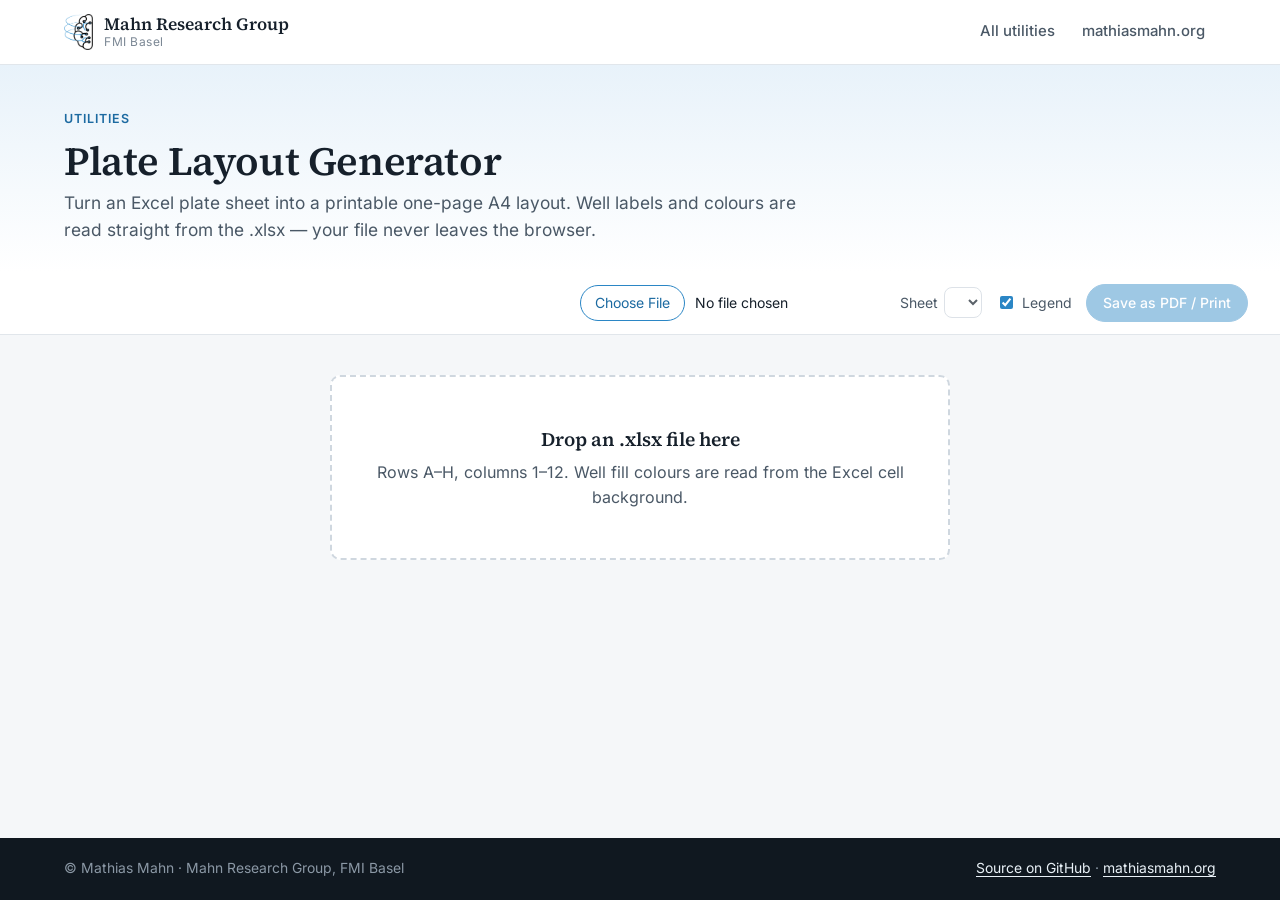
<file: plate_layout_generator/index.html>
<!DOCTYPE html>
<html lang="en">
<head>
<meta charset="utf-8">
<meta name="viewport" content="width=device-width, initial-scale=1">
<title>Plate Layout Generator · Mahn Research Group</title>
<link rel="icon" type="image/png" href="../assets/favicon.png">
    <link rel="stylesheet" href="../assets/mahn.css">
    <style>
  :root {
    --ink: var(--mm-ink);
    --muted: var(--mm-ink-soft);
    --line: var(--mm-line);
    --bg: var(--mm-paper-alt);
    --panel: var(--mm-paper);
    --accent: var(--mm-accent);
    /* A4 landscape (297 x 210mm) minus the 10mm @page margins on each side,
       minus 2mm of slack: a box exactly the size of the printable area can
       round up and spill a second, blank page. Screen and print use the same
       numbers, so the on-screen page is exactly what comes out of the printer. */
    --page-w: 275mm;
    --page-h: 188mm;
  }
  body { background: var(--bg); }

  /* ---------- controls (screen only) ---------- */
  .controls {
    position: sticky;
    top: 0;
    z-index: 5;
    display: flex;
    flex-wrap: wrap;
    align-items: center;
    gap: 14px;
    padding: 12px var(--mm-gutter);
    background: var(--panel);
    border-bottom: 1px solid var(--line);
  }
  .controls-spacer { margin-right: auto; }
  .controls label { font-size: 14px; color: var(--muted); display: inline-flex; align-items: center; gap: 6px; }
  button, select, input[type=file] { font: inherit; font-size: 14px; }
  select { padding: 5px 8px; }
  input[type=file]::file-selector-button {
    font: inherit; font-size: 14px; margin-right: 10px; padding: 6px 14px; cursor: pointer;
    border: 1px solid var(--mm-accent); border-radius: 999px; background: var(--panel); color: var(--mm-accent-strong);
  }
  input[type=file]::file-selector-button:hover { background: var(--mm-accent); color: #fff; }
  button {
    padding: 7px 16px;
    border: 1px solid var(--mm-accent);
    border-radius: 999px;
    background: var(--panel);
    color: var(--mm-accent-strong);
    font-weight: 500;
    cursor: pointer;
  }
  button.primary { background: var(--accent); border-color: var(--accent); color: #fff; }
  button.primary:hover { background: var(--mm-accent-strong); }
  button:disabled { opacity: .45; cursor: default; }
  .msg { padding: 10px var(--mm-gutter); font-size: 14px; color: #a3341f; background: var(--mm-bad-wash); }
  .msg:empty { display: none; }

  .drop {
    margin: 40px auto;
    max-width: 620px;
    padding: 48px 24px;
    text-align: center;
    color: var(--muted);
    border: 2px dashed #cfd7df;
    border-radius: var(--mm-radius);
    background: var(--panel);
  }
  .drop.over { border-color: var(--accent); color: var(--accent); background: var(--mm-accent-wash); }
  .drop strong {
    display: block; margin-bottom: 6px;
    font-family: var(--mm-font-display); font-weight: 600; font-size: 1.2rem; color: var(--ink);
  }

  /* ---------- the sheet ----------
     .page is exactly the printable area of A4 landscape minus the 10mm @page
     margins, so what is on screen is literally what lands on the paper.
     .page-inner is scaled down by JS if the content would ever exceed it.
     The sheet keeps its own narrow font so labels fit the wells. */
  .page {
    width: var(--page-w);
    height: var(--page-h);
    margin: 24px auto;
    padding: 0;
    overflow: hidden;
    background: #fff;
    color: #1b1f24;
    font-family: "Aptos Narrow", "Segoe UI", system-ui, sans-serif;
    box-shadow: 0 2px 14px rgba(0,0,0,.10);
  }
  .page[hidden] { display: none; }
  .page-inner {
    width: var(--page-w);
    height: 100%;
    padding: 5mm 7mm;
    transform-origin: top left;
    display: flex;
    flex-direction: column;
  }
  .sheet-head {
    display: flex;
    align-items: baseline;
    justify-content: space-between;
    gap: 20px;
    padding-bottom: 7px;
    margin-bottom: 8px;
    border-bottom: 2px solid #1b1f24;
    flex: none;
  }
  .sheet-head h2 { margin: 0; font-size: 19px; font-weight: 600; letter-spacing: .01em; }
  .sheet-head .sub { font-size: 11px; color: #6b7480; text-align: right; line-height: 1.45; }

  /* The plate is SVG, not styled divs, for two reasons: preserveAspectRatio
     makes clipping impossible whatever the plate format, and SVG fills are
     foreground paint — so the wells keep their colour even when the print
     dialog's "Background graphics" box is left unticked. */
  .plate-wrap { flex: 1; min-height: 0; position: relative; margin-top: 4px; }
  svg#plate { position: absolute; inset: 0; width: 100%; height: 100%; }
  svg#plate text { font-family: inherit; }
  svg#plate .hdr { fill: #6b7480; font-size: 22px; font-weight: 600; }
  svg#plate .lbl { font-weight: 600; }

  .legend {
    display: flex;
    flex-wrap: wrap;
    gap: 5px 18px;
    margin-top: 8px;
    padding-top: 8px;
    border-top: 1px solid #d8dde3;
    font-size: 11px;
    flex: none;
  }
  .legend .item { display: flex; align-items: center; gap: 6px; }
  .legend .swatch { width: 13px; height: 13px; flex: none; overflow: visible; }
  .legend .count { color: #6b7480; }

  .sheet-foot {
    margin-top: 7px;
    font-size: 9px;
    color: #6b7480;
    display: flex;
    justify-content: space-between;
    flex: none;
  }

  /* ---------- print ---------- */
  @page { size: A4 landscape; margin: 10mm; }
  @media print {
    html, body { margin: 0; padding: 0; background: #fff; }
    .controls, .drop, .msg { display: none !important; }
    .page {
      margin: 0;
      box-shadow: none;
      break-inside: avoid;
      page-break-inside: avoid;
    }
    /* Belt and braces: this makes Chrome keep the colours when the user does
       tick "Background graphics"; the SVG fills cover the case where they don't. */
    * { -webkit-print-color-adjust: exact; print-color-adjust: exact; }
  }
    </style>
</head>
<body>
<header class="mm-header">
    <div class="mm-wrap mm-bar">
        <a class="mm-brand" href="https://mathiasmahn.org/">
            <img src="../assets/logo-mark.png" alt="" width="30" height="38">
            <span class="mm-brand-text"><span class="mm-brand-name">Mahn Research Group</span><span class="mm-brand-sub">FMI Basel</span></span>
        </a>
        <nav class="mm-nav" aria-label="Main">
            <a href="../">All utilities</a>
            <a href="https://mathiasmahn.org/">mathiasmahn.org</a>
        </nav>
    </div>
</header>

<section class="mm-hero">
    <div class="mm-wrap">
        <p class="mm-eyebrow">Utilities</p>
        <h1>Plate Layout Generator</h1>
        <p class="mm-lead">Turn an Excel plate sheet into a printable one-page A4 layout. Well labels and colours are read straight from the .xlsx — your file never leaves the browser.</p>
    </div>
</section>


<div class="controls">
  <span class="controls-spacer"></span>
  <input type="file" id="file" accept=".xlsx,.xlsm">
  <label>Sheet <select id="sheetPick" disabled></select></label>
  <label><input type="checkbox" id="showLegend" checked> Legend</label>
  <button id="print" class="primary" disabled>Save as PDF&nbsp;/&nbsp;Print</button>
</div>
<div class="msg" id="msg"></div>

<div class="drop" id="drop">
  <strong>Drop an .xlsx file here</strong>
  Rows A&ndash;H, columns 1&ndash;12. Well fill colours are read from the Excel cell background.
</div>

<div class="page" id="sheet" hidden>
  <div class="page-inner" id="pageInner">
    <div class="sheet-head">
      <h2 id="title">Plate</h2>
      <div class="sub" id="subtitle"></div>
    </div>
    <div class="plate-wrap"><svg id="plate" xmlns="http://www.w3.org/2000/svg"></svg></div>
    <div class="legend" id="legend"></div>
    <div class="sheet-foot">
      <span id="footLeft"></span>
      <span id="footRight"></span>
    </div>
  </div>
</div>

<footer class="mm-footer">
    <div class="mm-wrap">
        <span>© Mathias Mahn · Mahn Research Group, FMI Basel</span>
        <span><a href="https://github.com/MathiasMahn/utilities">Source on GitHub</a> · <a href="https://mathiasmahn.org/">mathiasmahn.org</a></span>
    </div>
</footer>


<script>
"use strict";

/* =====================================================================
   1. Minimal ZIP reader — no libraries.
   Uses the browser's built-in DecompressionStream for the deflate parts.
   ===================================================================== */
async function unzip(buffer) {
  const u8 = new Uint8Array(buffer);
  const dv = new DataView(buffer);

  // End of central directory record, scanned backwards over the comment field.
  let eocd = -1;
  const floor = Math.max(0, u8.length - 22 - 0xffff);
  for (let i = u8.length - 22; i >= floor; i--) {
    if (dv.getUint32(i, true) === 0x06054b50) { eocd = i; break; }
  }
  if (eocd < 0) throw new Error("Not a valid .xlsx file (no ZIP directory found).");

  const count = dv.getUint16(eocd + 10, true);
  let off = dv.getUint32(eocd + 16, true);
  if (off === 0xffffffff) throw new Error("ZIP64 archives are not supported.");

  const dec = new TextDecoder();
  const entries = new Map();
  for (let i = 0; i < count; i++) {
    if (dv.getUint32(off, true) !== 0x02014b50) break;
    const method   = dv.getUint16(off + 10, true);
    const compSize = dv.getUint32(off + 20, true);
    const nameLen  = dv.getUint16(off + 28, true);
    const extraLen = dv.getUint16(off + 30, true);
    const cmtLen   = dv.getUint16(off + 32, true);
    const localOff = dv.getUint32(off + 42, true);
    const name = dec.decode(u8.subarray(off + 46, off + 46 + nameLen));

    // The local header repeats name/extra with its own lengths — must re-read.
    const lNameLen  = dv.getUint16(localOff + 26, true);
    const lExtraLen = dv.getUint16(localOff + 28, true);
    const start = localOff + 30 + lNameLen + lExtraLen;
    entries.set(name, { method, data: u8.subarray(start, start + compSize) });
    off += 46 + nameLen + extraLen + cmtLen;
  }
  return entries;
}

async function readText(entries, name) {
  const e = entries.get(name);
  if (!e) return null;
  if (e.method === 0) return new TextDecoder().decode(e.data);
  if (e.method !== 8) throw new Error("Unsupported ZIP compression in " + name);
  if (typeof DecompressionStream === "undefined") {
    throw new Error("This browser lacks DecompressionStream. Use a recent Chrome, Edge, Firefox or Safari.");
  }
  const stream = new Blob([e.data]).stream().pipeThrough(new DecompressionStream("deflate-raw"));
  return await new Response(stream).text();
}

/* =====================================================================
   2. XML helpers (OOXML uses namespace prefixes inconsistently)
   ===================================================================== */
const parseXml = (s) => new DOMParser().parseFromString(s, "application/xml");
const kids = (el, local) =>
  Array.from(el.children).filter((c) => c.localName === local);
const kid = (el, local) => kids(el, local)[0] || null;
const all = (doc, local) =>
  Array.from(doc.getElementsByTagName("*")).filter((e) => e.localName === local);

/* =====================================================================
   3. Colour resolution: theme colours + Excel's tint algorithm
   ===================================================================== */
// Order of <fgColor theme="n"> — note dk1/lt1 are swapped relative to the XML.
const THEME_ORDER = ["lt1","dk1","lt2","dk2","accent1","accent2","accent3",
                     "accent4","accent5","accent6","hlink","folHlink"];

const INDEXED = ["000000","FFFFFF","FF0000","00FF00","0000FF","FFFF00","FF00FF","00FFFF",
  "000000","FFFFFF","FF0000","00FF00","0000FF","FFFF00","FF00FF","00FFFF",
  "800000","008000","000080","808000","800080","008080","C0C0C0","808080",
  "9999FF","993366","FFFFCC","CCFFFF","660066","FF8080","0066CC","CCCCFF",
  "000080","FF00FF","FFFF00","00FFFF","800080","800000","008080","0000FF",
  "00CCFF","CCFFFF","CCFFCC","FFFF99","99CCFF","FF99CC","CC99FF","FFCC99",
  "3366FF","33CCCC","99CC00","FFCC00","FF9900","FF6600","666699","969696",
  "003366","339966","003300","333300","993300","993366","333399","333333"];

function themeColors(themeXml) {
  const out = {};
  if (!themeXml) return out;
  const scheme = all(themeXml, "clrScheme")[0];
  if (!scheme) return out;
  for (const node of Array.from(scheme.children)) {
    const srgb = kid(node, "srgbClr");
    const sys  = kid(node, "sysClr");
    if (srgb) out[node.localName] = srgb.getAttribute("val");
    else if (sys) out[node.localName] = sys.getAttribute("lastClr") ||
      (sys.getAttribute("val") === "window" ? "FFFFFF" : "000000");
  }
  return out;
}

function rgbToHls(r, g, b) {
  r /= 255; g /= 255; b /= 255;
  const mx = Math.max(r, g, b), mn = Math.min(r, g, b);
  const l = (mx + mn) / 2;
  if (mx === mn) return [0, l, 0];
  const d = mx - mn;
  const s = l > 0.5 ? d / (2 - mx - mn) : d / (mx + mn);
  let h;
  if (mx === r) h = ((g - b) / d + (g < b ? 6 : 0));
  else if (mx === g) h = (b - r) / d + 2;
  else h = (r - g) / d + 4;
  return [h / 6, l, s];
}
function hlsToRgb(h, l, s) {
  if (s === 0) { const v = Math.round(l * 255); return [v, v, v]; }
  const q = l < 0.5 ? l * (1 + s) : l + s - l * s;
  const p = 2 * l - q;
  const f = (t) => {
    if (t < 0) t += 1;
    if (t > 1) t -= 1;
    if (t < 1/6) return p + (q - p) * 6 * t;
    if (t < 1/2) return q;
    if (t < 2/3) return p + (q - p) * (2/3 - t) * 6;
    return p;
  };
  return [f(h + 1/3), f(h), f(h - 1/3)].map((v) => Math.round(v * 255));
}
// ECMA-376 tint: negative darkens, positive lightens, applied to luminance.
function applyTint(hex, tint) {
  if (!tint) return hex;
  const r = parseInt(hex.slice(0,2),16), g = parseInt(hex.slice(2,4),16), b = parseInt(hex.slice(4,6),16);
  let [h, l, s] = rgbToHls(r, g, b);
  l = tint < 0 ? l * (1 + tint) : l * (1 - tint) + tint;
  return hlsToRgb(h, Math.min(1, Math.max(0, l)), s)
    .map((v) => v.toString(16).padStart(2, "0")).join("").toUpperCase();
}

function colorFromNode(node, theme) {
  if (!node) return null;
  const tint = parseFloat(node.getAttribute("tint") || "0") || 0;
  const rgb = node.getAttribute("rgb");
  if (rgb) {
    const hex = rgb.length === 8 ? rgb.slice(2) : rgb;   // strip alpha
    if (rgb.length === 8 && rgb.slice(0,2).toUpperCase() === "00") return null; // fully transparent
    return applyTint(hex.toUpperCase(), tint);
  }
  const th = node.getAttribute("theme");
  if (th !== null) {
    const name = THEME_ORDER[+th];
    const hex = theme[name];
    return hex ? applyTint(hex.toUpperCase(), tint) : null;
  }
  const idx = node.getAttribute("indexed");
  if (idx !== null) {
    const hex = INDEXED[+idx];                            // 64/65 = system fg/bg
    return hex ? applyTint(hex, tint) : null;
  }
  return null;
}

/* =====================================================================
   4. Workbook parsing
   ===================================================================== */
function parseStyles(stylesXml, theme) {
  const fills = [];
  const fillsEl = stylesXml && kid(stylesXml.documentElement, "fills");
  if (fillsEl) {
    for (const f of kids(fillsEl, "fill")) {
      const pf = kid(f, "patternFill");
      const type = pf ? pf.getAttribute("patternType") : "none";
      if (!pf || !type || type === "none" || type === "gray125") { fills.push(null); continue; }
      // Solid fills carry the visible colour in fgColor; other patterns approximate with bgColor.
      fills.push(colorFromNode(kid(pf, "fgColor"), theme) || colorFromNode(kid(pf, "bgColor"), theme));
    }
  }
  const styleFill = [];
  const csx = stylesXml && kid(stylesXml.documentElement, "cellStyleXfs");
  if (csx) for (const xf of kids(csx, "xf")) styleFill.push(+(xf.getAttribute("fillId") || 0));

  const cellFill = [];
  const cx = stylesXml && kid(stylesXml.documentElement, "cellXfs");
  if (cx) {
    for (const xf of kids(cx, "xf")) {
      let id = +(xf.getAttribute("fillId") || 0);
      if (!id) {                                  // inherit from the named cell style
        const parent = styleFill[+(xf.getAttribute("xfId") || 0)];
        if (parent) id = parent;
      }
      cellFill.push(fills[id] || null);
    }
  }
  return cellFill;
}

function sharedStrings(xml) {
  if (!xml) return [];
  return all(xml, "si").map((si) =>
    all(si, "t").map((t) => t.textContent).join(""));
}

const colToNum = (ref) => {
  const letters = ref.replace(/[0-9]/g, "");
  let n = 0;
  for (const ch of letters) n = n * 26 + (ch.charCodeAt(0) - 64);
  return n;
};

/** Returns Map "r,c" -> {text, fill} for one worksheet. */
function readCells(sheetXml, strings, cellFill) {
  const cells = new Map();
  for (const c of all(sheetXml, "c")) {
    const ref = c.getAttribute("r");
    if (!ref) continue;
    const row = +ref.replace(/[^0-9]/g, "");
    const col = colToNum(ref);
    const type = c.getAttribute("t");
    const sIdx = c.getAttribute("s");
    let text = "";
    if (type === "s") {
      text = strings[+kid(c, "v").textContent] || "";
    } else if (type === "inlineStr") {
      const is = kid(c, "is");
      text = is ? all(is, "t").map((t) => t.textContent).join("") : "";
    } else {
      const v = kid(c, "v");
      text = v ? v.textContent : "";
    }
    cells.set(row + "," + col, {
      text: text.trim(),
      fill: sIdx !== null ? cellFill[+sIdx] || null : null,
    });
  }
  return cells;
}

/* =====================================================================
   5. Locate the plate inside the sheet
   Finds a row of consecutive numbers 1..N and a column of letters A..
   ===================================================================== */
const ROW_LETTERS = "ABCDEFGHIJKLMNOP".split("");

function findPlate(cells) {
  const byRow = new Map();
  for (const [key, val] of cells) {
    const [r, c] = key.split(",").map(Number);
    if (!byRow.has(r)) byRow.set(r, new Map());
    byRow.get(r).set(c, val);
  }

  let best = null;
  for (const [r, row] of byRow) {
    // Where does a run 1,2,3,... start on this row?
    for (const [c, val] of row) {
      if (val.text !== "1") continue;
      let n = 1;
      while (row.has(c + n) && row.get(c + n).text === String(n + 1)) n++;
      if (n < 3) continue;
      // Row letters live one column left of the numbers, starting below.
      const letters = [];
      let rr = r + 1;
      while (rr - r - 1 < ROW_LETTERS.length) {
        const cell = byRow.get(rr) && byRow.get(rr).get(c - 1);
        if (!cell || cell.text.toUpperCase() !== ROW_LETTERS[rr - r - 1]) break;
        letters.push(ROW_LETTERS[rr - r - 1]);
        rr++;
      }
      if (letters.length < 2) continue;
      const score = n * letters.length;
      if (!best || score > best.score) {
        best = { score, headerRow: r, firstCol: c, cols: n, rows: letters };
      }
    }
  }
  return best;
}

function findTitle(cells, plate) {
  for (const [key, val] of cells) {
    if (/^title:?$/i.test(val.text)) {
      const [r, c] = key.split(",").map(Number);
      const right = cells.get(r + "," + (c + 1));
      if (right && right.text) return right.text;
    }
  }
  // Fall back to the first text cell above the plate.
  if (plate) {
    for (let r = 1; r < plate.headerRow; r++) {
      for (let c = 1; c < plate.firstCol + plate.cols; c++) {
        const cell = cells.get(r + "," + c);
        if (cell && cell.text && !/^title:?$/i.test(cell.text)) return cell.text;
      }
    }
  }
  return null;
}

/* =====================================================================
   6. Rendering
   ===================================================================== */
const textColorFor = (hex) => {
  if (!hex) return "";
  const r = parseInt(hex.slice(0,2),16), g = parseInt(hex.slice(2,4),16), b = parseInt(hex.slice(4,6),16);
  // Relative luminance, sRGB weights.
  return (0.299 * r + 0.587 * g + 0.114 * b) > 150 ? "#1b1f24" : "#ffffff";
};

const wellAt = (plate, cells, ri, ci) =>
  cells.get((plate.headerRow + 1 + ri) + "," + (plate.firstCol + ci)) || { text: "", fill: null };

/** Legend entries: one per label group ("17/1"…"17/11" → 17). Labels without that
 *  structure would give one entry per well, so those fall back to colour groups. */
function legendEntries(plate, cells) {
  const byLabel = new Map();  // "17" -> {fill, n}
  const byFill = new Map();   // fill -> {labels, n}
  for (let ri = 0; ri < plate.rows.length; ri++) {
    for (let ci = 0; ci < plate.cols; ci++) {
      const cell = wellAt(plate, cells, ri, ci);
      if (!cell.text) continue;
      const key = cell.text.includes("/") ? cell.text.split("/")[0] : cell.text;
      if (!byLabel.has(key)) byLabel.set(key, { fill: cell.fill, n: 0 });
      byLabel.get(key).n++;
      const f = cell.fill || "";
      if (!byFill.has(f)) byFill.set(f, { labels: [], n: 0 });
      byFill.get(f).n++;
      if (byFill.get(f).labels.length < 3) byFill.get(f).labels.push(cell.text);
    }
  }
  return byLabel.size <= 24
    ? [...byLabel].map(([name, g]) => [name, g.fill, g.n])
    : [...byFill].map(([fill, g]) => [g.labels.join(", ") + (g.n > 3 ? ", …" : ""), fill, g.n]);
}

function renderLegend(entries, show) {
  const legend = document.getElementById("legend");
  legend.innerHTML = "";
  for (const [name, fill, n] of entries) {
    const item = document.createElement("div");
    item.className = "item";
    // SVG rather than a coloured <span>: same reason as the wells — it survives
    // printing with "Background graphics" switched off.
    const sw = svgEl("svg", { class: "swatch", viewBox: "0 0 14 14" });
    sw.appendChild(svgEl("rect", {
      x: 0.8, y: 0.8, width: 12.4, height: 12.4, rx: 3,
      fill: fill ? "#" + fill : "#ffffff",
      stroke: "rgba(0,0,0,.30)", "stroke-width": 1.4,
      "stroke-dasharray": fill ? "none" : "3 2.5",
    }));
    const txt = document.createElement("span");
    txt.textContent = name;
    const cnt = document.createElement("span");
    cnt.className = "count";
    cnt.textContent = "(" + n + ")";
    item.append(sw, txt, cnt);
    legend.appendChild(item);
  }
  legend.hidden = !show || !entries.length;
}

// Geometry in SVG user units; the viewBox scales the whole thing to the page.
const PITCH = 100;      // centre-to-centre well spacing
const R = 45;           // well radius
const ROW_HEAD = 46;    // width of the A/B/C… gutter
const COL_HEAD = 40;    // height of the 1/2/3… strip
const SVG_NS = "http://www.w3.org/2000/svg";

const svgEl = (name, attrs) => {
  const el = document.createElementNS(SVG_NS, name);
  for (const k in attrs) el.setAttribute(k, attrs[k]);
  return el;
};

function buildPlate(plate, cells) {
  const svg = document.getElementById("plate");
  svg.textContent = "";

  const nCols = plate.cols, nRows = plate.rows.length;
  const w = ROW_HEAD + nCols * PITCH;
  const h = COL_HEAD + nRows * PITCH;
  svg.setAttribute("viewBox", "0 0 " + w + " " + h);
  // "meet" scales to fit inside the box and centres — the plate can never be clipped.
  svg.setAttribute("preserveAspectRatio", "xMidYMid meet");

  for (let ci = 0; ci < nCols; ci++) {
    const t = svgEl("text", {
      class: "hdr", x: ROW_HEAD + (ci + 0.5) * PITCH, y: COL_HEAD - 14,
      "text-anchor": "middle",
    });
    t.textContent = ci + 1;
    svg.appendChild(t);
  }

  const labels = [];
  plate.rows.forEach((letter, ri) => {
    const cy = COL_HEAD + (ri + 0.5) * PITCH;
    const t = svgEl("text", {
      class: "hdr", x: ROW_HEAD - 16, y: cy,
      "text-anchor": "end", "dominant-baseline": "central",
    });
    t.textContent = letter;
    svg.appendChild(t);

    for (let ci = 0; ci < nCols; ci++) {
      const cell = wellAt(plate, cells, ri, ci);
      const cx = ROW_HEAD + (ci + 0.5) * PITCH;

      const circle = svgEl("circle", {
        cx, cy, r: R,
        fill: cell.fill ? "#" + cell.fill : "#ffffff",
        stroke: cell.fill ? "rgba(0,0,0,.30)" : "#d8dde3",
        "stroke-width": 1.6,
      });
      if (!cell.fill) circle.setAttribute("stroke-dasharray", "5 4");
      const tip = svgEl("title");
      tip.textContent = letter + (ci + 1) + (cell.text ? " — " + cell.text : "");
      circle.appendChild(tip);
      svg.appendChild(circle);

      if (!cell.text) continue;
      const label = svgEl("text", {
        class: "lbl", x: cx, y: cy,
        "text-anchor": "middle", "dominant-baseline": "central",
        "font-size": 26, fill: textColorFor(cell.fill) || "#1b1f24",
      });
      label.textContent = cell.text;
      svg.appendChild(label);
      labels.push(label);
    }
  });

  // Shrink any label that would spill outside its well. Measured, not guessed,
  // so unusually long sample names stay inside the circle.
  const maxW = 2 * R * 0.84;
  for (const label of labels) {
    const len = label.getComputedTextLength();
    if (len > maxW) label.setAttribute("font-size", Math.max(9, 26 * maxW / len).toFixed(1));
  }
}

/** Last line of defence for the HTML chrome: a very long title or a legend with
 *  many entries could still push past the A4 box, so scale the page to fit. */
function fitPage() {
  const page = document.getElementById("sheet");
  const inner = document.getElementById("pageInner");
  inner.style.transform = "none";
  inner.style.width = "";
  inner.style.height = "";

  const boxW = page.clientWidth, boxH = page.clientHeight;
  const scale = Math.min(1, boxW / inner.scrollWidth, boxH / inner.scrollHeight);
  if (scale < 1) {
    // Grow the layout box by 1/scale first so the scaled result still fills the page.
    inner.style.width = boxW / scale + "px";
    inner.style.height = boxH / scale + "px";
    inner.style.transform = "scale(" + scale + ")";
  }
  return scale;
}

function render(plate, cells, meta) {
  document.getElementById("title").textContent = meta.title || meta.filename;
  document.getElementById("subtitle").innerHTML =
    plate.rows.length + " &times; " + plate.cols + " (" + plate.rows.length * plate.cols + " wells)" +
    "<br>" + meta.sheetName;
  document.getElementById("footLeft").textContent = meta.filename;
  document.getElementById("footRight").textContent = new Date().toLocaleString();
  renderLegend(legendEntries(plate, cells), document.getElementById("showLegend").checked);

  document.getElementById("sheet").hidden = false;
  document.getElementById("drop").hidden = true;
  document.getElementById("print").disabled = false;

  // The plate must be visible before building it: label fitting measures text.
  buildPlate(plate, cells);
  fitPage();
}

/* =====================================================================
   7. Wiring
   ===================================================================== */
let book = null;   // { filename, sheets: [{name, cells}] }

const msg = (t) => { document.getElementById("msg").textContent = t || ""; };

async function loadFile(file) {
  msg("");
  try {
    const entries = await unzip(await file.arrayBuffer());

    const theme    = themeColors(await readText(entries, "xl/theme/theme1.xml").then(t => t ? parseXml(t) : null));
    const stylesTx = await readText(entries, "xl/styles.xml");
    const cellFill = parseStyles(stylesTx ? parseXml(stylesTx) : null, theme);
    const ssTx     = await readText(entries, "xl/sharedStrings.xml");
    const strings  = sharedStrings(ssTx ? parseXml(ssTx) : null);

    // Sheet name -> part path, via workbook.xml + its rels.
    const wbTx = await readText(entries, "xl/workbook.xml");
    if (!wbTx) throw new Error("No workbook found inside the file.");
    const wb = parseXml(wbTx);
    const relsTx = await readText(entries, "xl/_rels/workbook.xml.rels");
    const rels = new Map();
    if (relsTx) {
      for (const r of all(parseXml(relsTx), "Relationship")) {
        let target = r.getAttribute("Target").replace(/^\//, "");
        if (!target.startsWith("xl/")) target = "xl/" + target;
        rels.set(r.getAttribute("Id"), target);
      }
    }

    const sheets = [];
    let idx = 0;
    for (const s of all(wb, "sheet")) {
      idx++;
      const rid = s.getAttribute("r:id") || s.getAttributeNS(
        "http://schemas.openxmlformats.org/officeDocument/2006/relationships", "id");
      const path = rels.get(rid) || ("xl/worksheets/sheet" + idx + ".xml");
      const tx = await readText(entries, path);
      if (!tx) continue;
      sheets.push({ name: s.getAttribute("name"), cells: readCells(parseXml(tx), strings, cellFill) });
    }
    if (!sheets.length) throw new Error("The workbook contains no readable worksheets.");

    book = { filename: file.name, sheets };
    const pick = document.getElementById("sheetPick");
    pick.innerHTML = "";
    sheets.forEach((s, i) => {
      const o = document.createElement("option");
      o.value = i;
      o.textContent = s.name;
      pick.appendChild(o);
    });
    pick.disabled = sheets.length < 2;

    // Prefer the first sheet that actually contains a plate.
    const hit = sheets.findIndex((s) => findPlate(s.cells));
    pick.value = hit < 0 ? 0 : hit;
    showSheet();
  } catch (err) {
    console.error(err);
    msg(err.message || String(err));
  }
}

function showSheet() {
  if (!book) return;
  const sheet = book.sheets[+document.getElementById("sheetPick").value];
  const plate = findPlate(sheet.cells);
  if (!plate) {
    document.getElementById("sheet").hidden = true;
    document.getElementById("drop").hidden = false;
    msg('No plate found on "' + sheet.name + '". Expected a row of column numbers 1, 2, 3… with row letters A, B, C… in the column to their left.');
    return;
  }
  msg("");
  render(plate, sheet.cells, {
    filename: book.filename,
    sheetName: sheet.name,
    title: findTitle(sheet.cells, plate),
  });
}

document.getElementById("file").addEventListener("change", (e) => {
  if (e.target.files[0]) loadFile(e.target.files[0]);
});
document.getElementById("sheetPick").addEventListener("change", showSheet);
document.getElementById("showLegend").addEventListener("change", showSheet);
document.getElementById("print").addEventListener("click", () => window.print());

const drop = document.getElementById("drop");
["dragenter", "dragover"].forEach((ev) =>
  document.addEventListener(ev, (e) => { e.preventDefault(); drop.classList.add("over"); }));
["dragleave", "drop"].forEach((ev) =>
  document.addEventListener(ev, (e) => { e.preventDefault(); drop.classList.remove("over"); }));
document.addEventListener("drop", (e) => {
  const f = e.dataTransfer.files[0];
  if (f) loadFile(f);
});
</script>
</body>
</html>
</file>
<file: assets/mahn.css>
/* Shared look of the utilities, matching mathiasmahn.org.
   Every page links this file first; its own <style> block then only adds tool-specific layout. */

@font-face {
  font-family: 'Inter Variable';
  font-style: normal;
  font-display: swap;
  font-weight: 100 900;
  src: url('fonts/inter-latin-wght-normal.woff2') format('woff2-variations');
}
@font-face {
  font-family: 'Source Serif 4 Variable';
  font-style: normal;
  font-display: swap;
  font-weight: 200 900;
  src: url('fonts/source-serif-4-latin-wght-normal.woff2') format('woff2-variations');
}

:root {
  --mm-ink: #16202b;
  --mm-ink-soft: #4a5866;
  --mm-ink-faint: #7b8794;
  --mm-paper: #ffffff;
  --mm-paper-alt: #f5f7f9;
  --mm-line: #e1e6eb;
  --mm-accent: #2b86c5;
  --mm-accent-strong: #1c6aa1;
  --mm-accent-wash: #e8f2fa;
  --mm-signal: #d4271c;
  --mm-good: #2e7d4f;
  --mm-good-wash: #e7f4ec;
  --mm-warn: #9a6400;
  --mm-warn-wash: #fff4d6;
  --mm-bad-wash: #fbeceb;

  --mm-font-body: 'Inter Variable', system-ui, -apple-system, 'Segoe UI', sans-serif;
  --mm-font-display: 'Source Serif 4 Variable', Georgia, 'Times New Roman', serif;
  --mm-font-mono: ui-monospace, 'Cascadia Mono', Consolas, 'Courier New', monospace;

  --mm-wrap: 76rem;
  --mm-gutter: clamp(1rem, 4vw, 2rem);
  --mm-radius: 10px;
}

*, *::before, *::after { box-sizing: border-box; }

html { -webkit-text-size-adjust: 100%; }

body {
  margin: 0;
  background: var(--mm-paper);
  color: var(--mm-ink);
  font-family: var(--mm-font-body);
  font-size: 1rem;
  line-height: 1.55;
  /* keep the footer at the bottom on short pages */
  min-height: 100vh;
  display: flex;
  flex-direction: column;
}
body > * { flex-shrink: 0; }
.mm-footer { margin-top: auto; }

a { color: var(--mm-accent-strong); text-underline-offset: 0.18em; }
a:hover { color: var(--mm-ink); }
:focus-visible { outline: 2px solid var(--mm-accent); outline-offset: 2px; }

.mm-wrap { width: 100%; max-width: var(--mm-wrap); margin-inline: auto; padding-inline: var(--mm-gutter); }

/* ---------- site bar ---------- */
.mm-header { background: var(--mm-paper); border-bottom: 1px solid var(--mm-line); }
.mm-bar { display: flex; align-items: center; justify-content: space-between; gap: 1rem; min-height: 4rem; flex-wrap: wrap; }
.mm-brand { display: flex; align-items: center; gap: 0.7rem; color: var(--mm-ink); text-decoration: none; }
.mm-brand img { height: 2.3rem; width: auto; display: block; }
.mm-brand-text { display: flex; flex-direction: column; line-height: 1.15; }
.mm-brand-name { font-family: var(--mm-font-display); font-weight: 600; font-size: 1.08rem; }
.mm-brand-sub { font-size: 0.75rem; color: var(--mm-ink-faint); letter-spacing: 0.04em; }
.mm-nav { display: flex; gap: 0.25rem; flex-wrap: wrap; }
.mm-nav a {
  padding: 0.4rem 0.7rem; border-radius: 6px;
  color: var(--mm-ink-soft); text-decoration: none; font-size: 0.93rem; font-weight: 500;
}
.mm-nav a:hover { background: var(--mm-paper-alt); color: var(--mm-ink); }
.mm-nav a[aria-current='page'] { background: var(--mm-accent-wash); color: var(--mm-accent-strong); }

/* ---------- page heading ---------- */
.mm-hero {
  padding-block: clamp(1.75rem, 4vw, 2.75rem) clamp(1.25rem, 3vw, 1.75rem);
  background: linear-gradient(180deg, var(--mm-accent-wash) 0%, var(--mm-paper) 100%);
}
.mm-eyebrow {
  margin: 0 0 0.6rem;
  font-size: 0.78rem; font-weight: 600; letter-spacing: 0.08em; text-transform: uppercase;
  color: var(--mm-accent-strong);
}
.mm-hero h1 {
  margin: 0 0 0.4rem;
  font-family: var(--mm-font-display); font-weight: 600; letter-spacing: -0.01em; line-height: 1.15;
  font-size: clamp(1.8rem, 4vw, 2.5rem);
  color: var(--mm-ink);
}
.mm-lead { margin: 0; max-width: 46rem; font-size: 1.08rem; color: var(--mm-ink-soft); }

.mm-main { padding-block: 1.5rem 3rem; }

/* ---------- shared components ---------- */
.mm-card {
  background: var(--mm-paper);
  border: 1px solid var(--mm-line);
  border-radius: var(--mm-radius);
  padding: 1.25rem 1.35rem;
}
.mm-section-title {
  font-family: var(--mm-font-display); font-weight: 600; font-size: 1.25rem;
  margin: 0 0 0.75rem; color: var(--mm-ink);
}

.mm-btn {
  display: inline-flex; align-items: center; justify-content: center; gap: 0.4rem;
  padding: 0.55rem 1.1rem;
  border: 1px solid var(--mm-accent); border-radius: 999px;
  background: var(--mm-paper); color: var(--mm-accent-strong);
  font: inherit; font-size: 0.95rem; font-weight: 500;
  text-decoration: none; cursor: pointer;
  transition: background-color 0.15s, color 0.15s, border-color 0.15s;
}
.mm-btn:hover { background: var(--mm-accent); color: #fff; }
.mm-btn--primary { background: var(--mm-accent); color: #fff; }
.mm-btn--primary:hover { background: var(--mm-accent-strong); border-color: var(--mm-accent-strong); }
.mm-btn:disabled { opacity: 0.45; cursor: default; background: var(--mm-paper); color: var(--mm-ink-faint); border-color: var(--mm-line); }

/* form fields */
.mm-field, input[type='number'], input[type='text'], select, textarea {
  font: inherit;
  color: var(--mm-ink);
  background: var(--mm-paper);
  border: 1px solid #cfd7df;
  border-radius: 8px;
  transition: border-color 0.15s, box-shadow 0.15s;
}
input[type='number']:focus, input[type='text']:focus, select:focus, textarea:focus {
  outline: none;
  border-color: var(--mm-accent);
  box-shadow: 0 0 0 3px rgba(43, 134, 197, 0.15);
}
input[type='checkbox'], input[type='radio'], input[type='range'] { accent-color: var(--mm-accent); }

/* ---------- footer ---------- */
.mm-footer { background: #101820; color: #8b98a5; font-size: 0.87rem; }
.mm-footer .mm-wrap { display: flex; flex-wrap: wrap; justify-content: space-between; gap: 0.5rem 1.5rem; padding-block: 1.25rem; }
.mm-footer a { color: #e9f1f7; }
.mm-footer a:hover { color: #9ccbec; }

/* Page chrome never goes onto paper */
@media print {
  .mm-header, .mm-hero, .mm-footer { display: none !important; }
  body { display: block; min-height: 0; }
}
</file>
